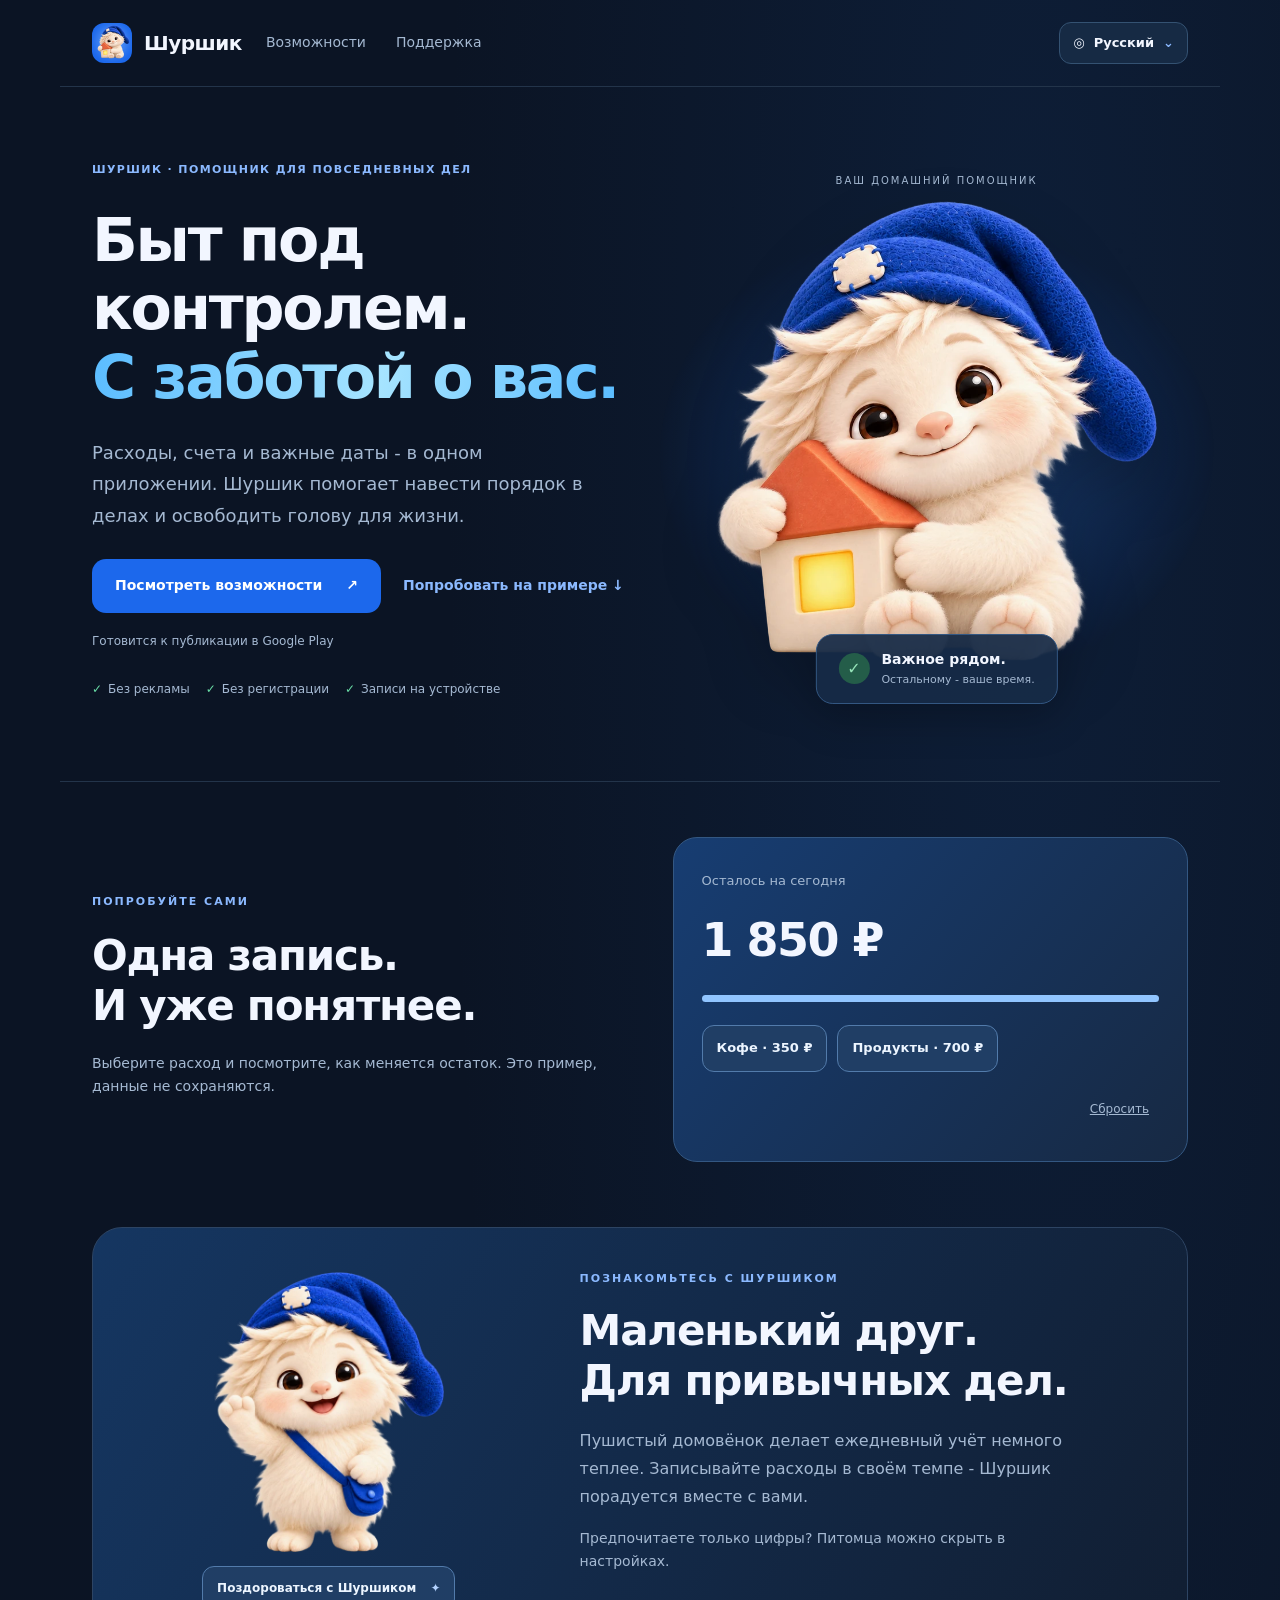
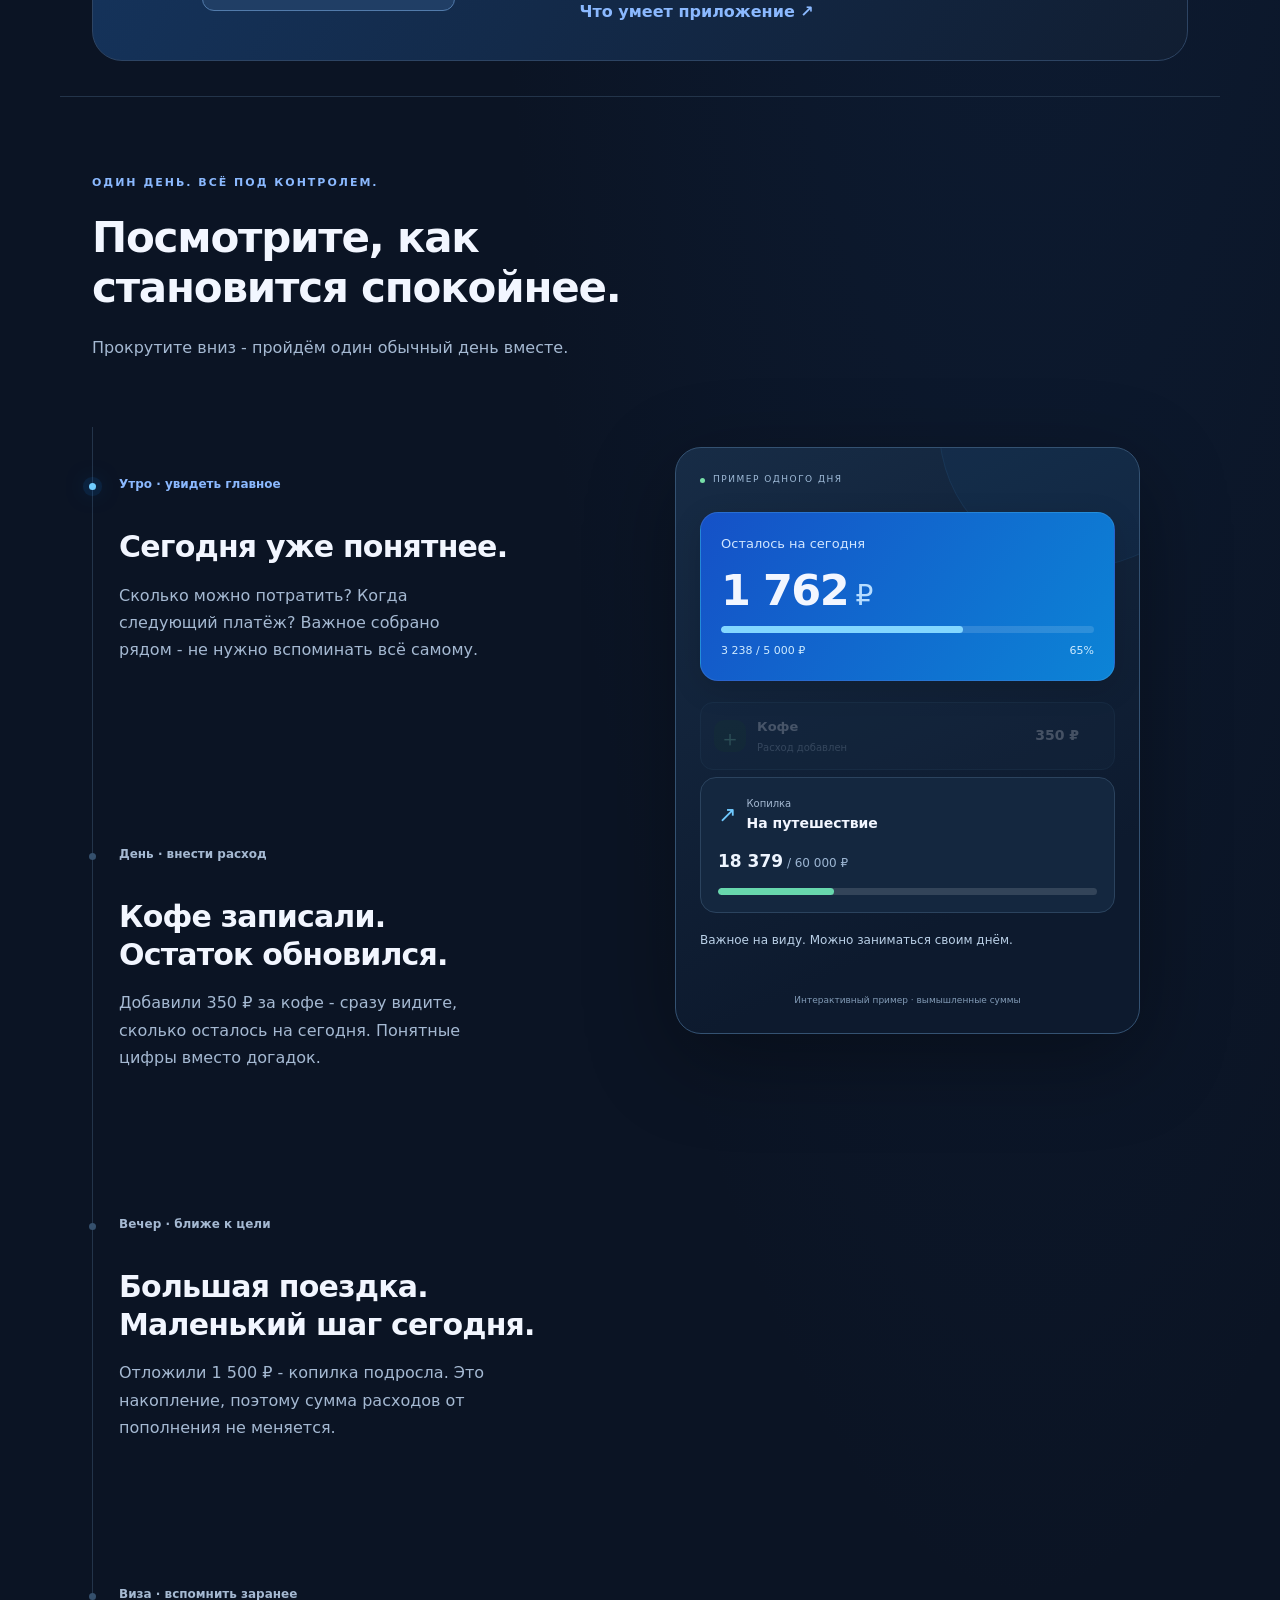
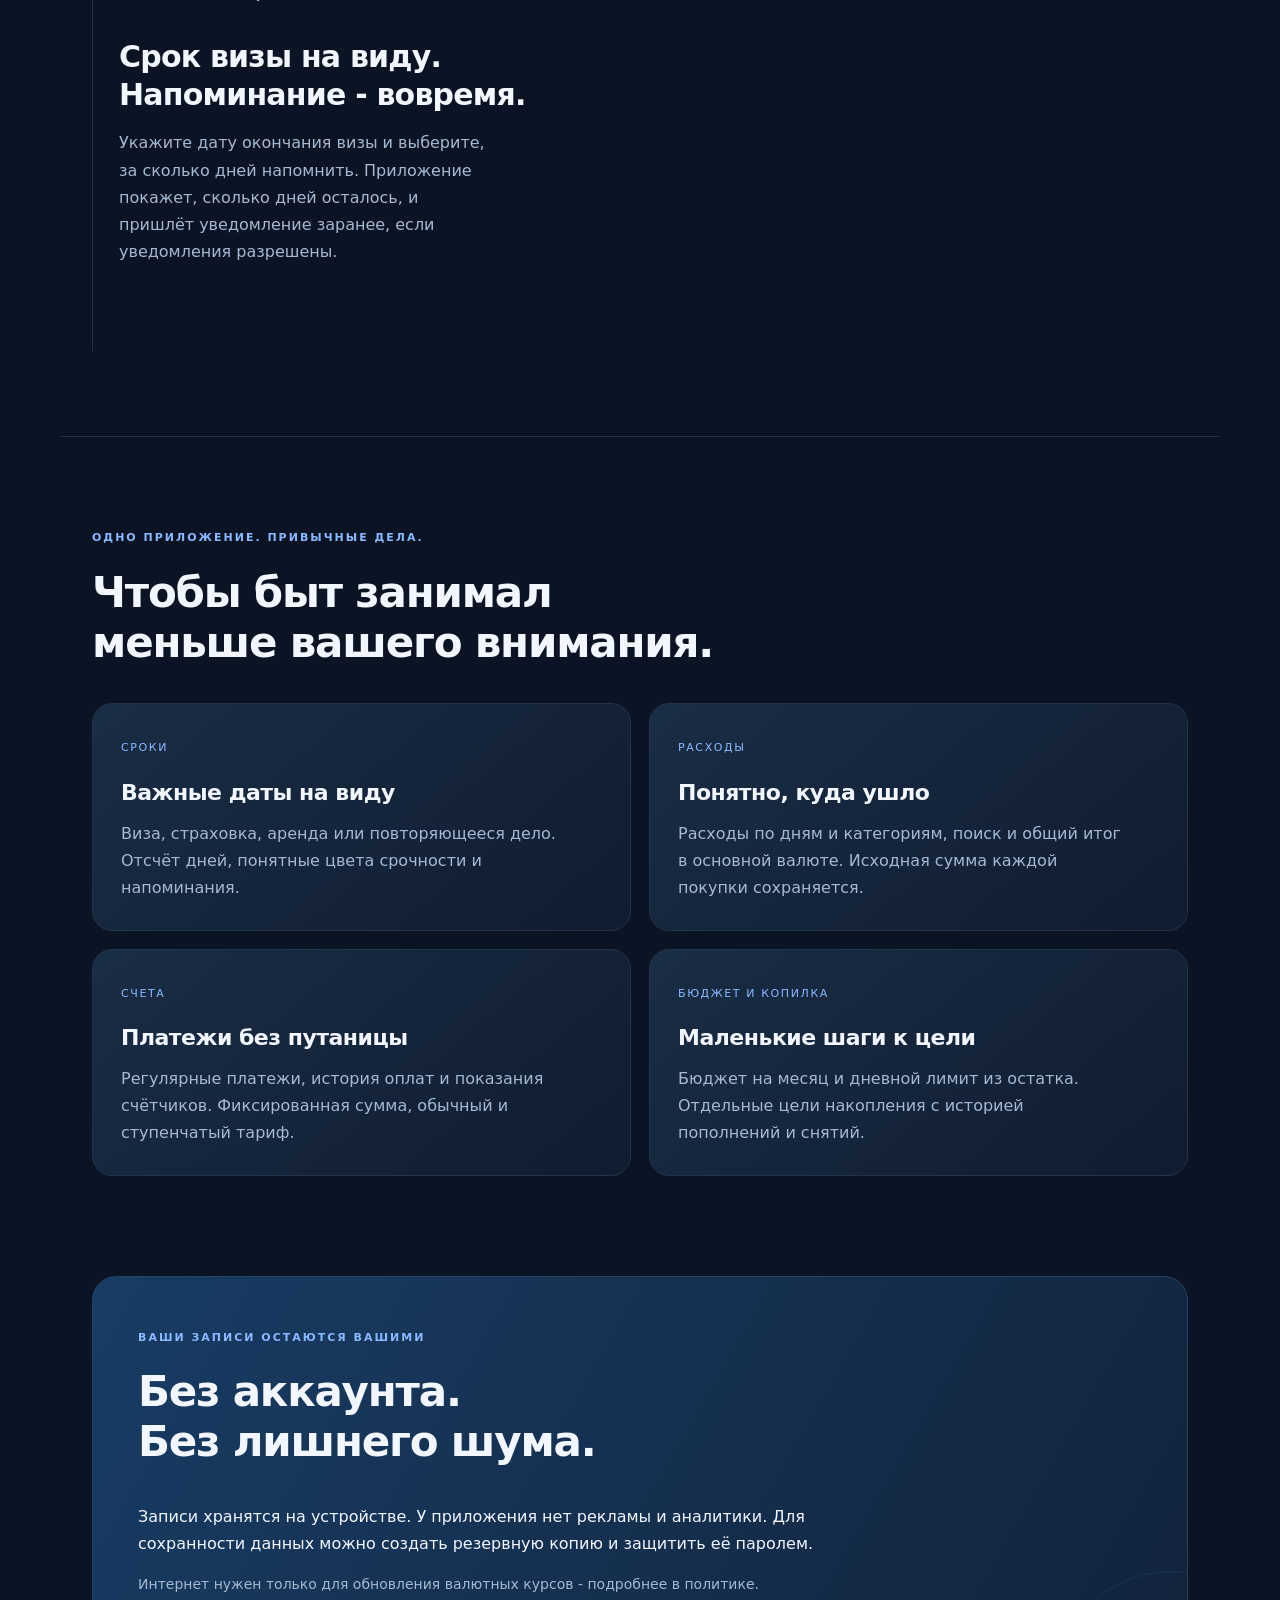
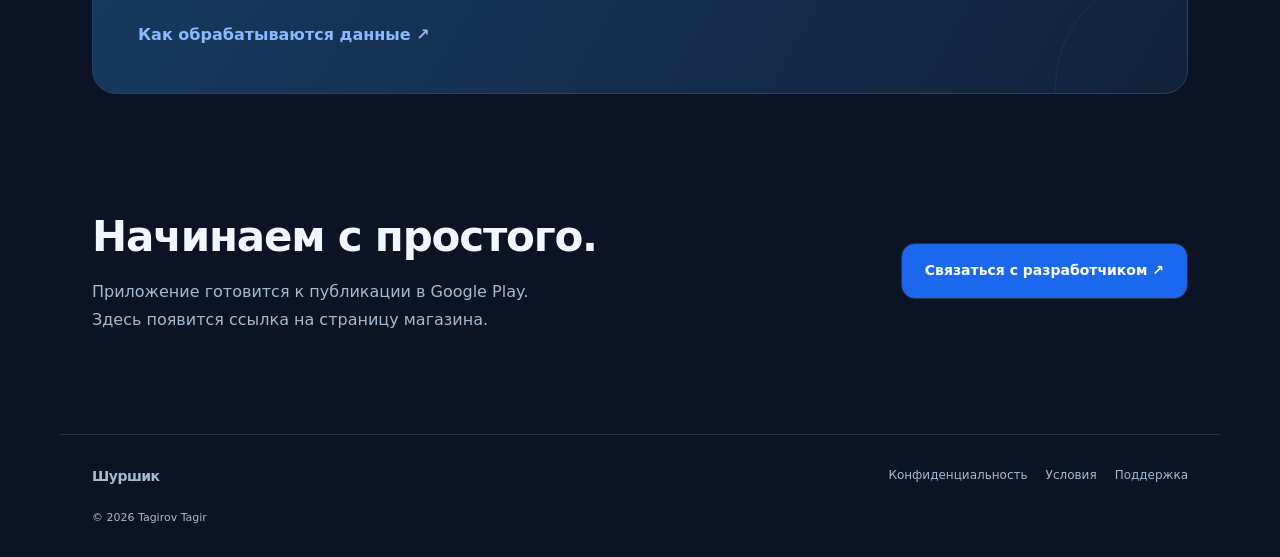
<file: docs/index.html>
<!doctype html><html lang="ru"><head><meta charset="utf-8"><meta name="viewport" content="width=device-width, initial-scale=1"><title>Сроки, счета и расходы - Шуршик</title><meta name="description" content="Сроки, расходы, счета и копилка в одном Android-приложении. Официальный сайт приложения «Шуршик»."><meta name="theme-color" content="#091424"><link rel="icon" href="images/favicon.png" type="image/png"><link rel="stylesheet" href="style.css"><link rel="stylesheet" href="motion.css?v=visa-purple1"><script src="motion.js?v=type-only1" defer></script><script src="interactions.js?v=3" defer></script><link rel="canonical" href="https://evigr.github.io/byt-pod-kontrolem-site/"><link rel="alternate" hreflang="ru" href="https://evigr.github.io/byt-pod-kontrolem-site/"><link rel="alternate" hreflang="en" href="https://evigr.github.io/byt-pod-kontrolem-site/en/"><link rel="alternate" hreflang="vi" href="https://evigr.github.io/byt-pod-kontrolem-site/vi/"><link rel="alternate" hreflang="x-default" href="https://evigr.github.io/byt-pod-kontrolem-site/"></head><body><header><a class="brand" href="./"><img class="brand-icon" src="images/icon.png" width="40" height="40" alt=""> Шуршик</a><nav aria-label="Основное меню"><a href="./#features">Возможности</a><a href="support.html">Поддержка</a></nav><details class="language-picker"><summary aria-label="Язык сайта"><span aria-hidden="true">◎</span> Русский <span class="language-chevron" aria-hidden="true">⌄</span></summary><nav class="languages" aria-label="Язык сайта"><a href="index.html" lang="ru" hreflang="ru" aria-current="page">Русский</a><a href="en/index.html" lang="en" hreflang="en">English</a><a href="vi/index.html" lang="vi" hreflang="vi">Tiếng Việt</a></nav></details></header><main class=""><section class="hero shurshik-hero"><div class="hero-copy"><span class="eyebrow">ШУРШИК · ПОМОЩНИК ДЛЯ ПОВСЕДНЕВНЫХ ДЕЛ</span><h1>Быт под контролем.<br><em>С заботой о вас.</em></h1><p class="lead">Расходы, счета и важные даты - в одном приложении. Шуршик помогает навести порядок в делах и освободить голову для жизни.</p><div class="actions"><a class="button" href="#features">Посмотреть возможности <span aria-hidden="true">↗</span></a><a class="text-link" href="#try-heading">Попробовать на примере ↓</a></div><p class="release">Готовится к публикации в Google Play</p><div class="trust"><span>Без рекламы</span><span>Без регистрации</span><span>Записи на устройстве</span></div></div><div class="mascot-scene"><div class="mascot-glow" aria-hidden="true"></div><span class="scene-label">ВАШ ДОМАШНИЙ ПОМОЩНИК</span><img class="hero-mascot" src="images/shurshik-house.webp" width="740" height="800" alt="Шуршик в синем колпаке обнимает игрушечный домик" fetchpriority="high"><div class="scene-note"><span aria-hidden="true">✓</span><div><strong>Важное рядом.</strong><small>Остальному - ваше время.</small></div></div></div></section><section class="try-budget" aria-labelledby="try-heading" hidden><div><span class="eyebrow">ПОПРОБУЙТЕ САМИ</span><h2 id="try-heading">Одна запись.<br>И уже понятнее.</h2><p class="muted">Выберите расход и посмотрите, как меняется остаток. Это пример, данные не сохраняются.</p></div><div class="try-card"><span>Осталось на сегодня</span><output aria-live="polite"></output><div class="try-track"><i class="try-fill"></i></div><div class="try-choices"><button type="button" data-expense="350" aria-pressed="false">Кофе · 350 ₽</button><button type="button" data-expense="700" aria-pressed="false">Продукты · 700 ₽</button></div><div class="try-bottom"><span role="status" aria-live="polite"></span><button type="button" data-reset>Сбросить</button></div></div></section><section class="companion" aria-labelledby="companion-heading"><div class="companion-picture"><img src="images/shurshik-hello.webp" width="480" height="480" alt="Шуршик приветственно машет лапкой" loading="lazy"><p class="greeting speech-bubble" data-greeting role="status" aria-live="polite"></p><button class="hello-button" type="button" data-say-hello>Поздороваться с Шуршиком <span aria-hidden="true">✦</span></button></div><div><span class="eyebrow">ПОЗНАКОМЬТЕСЬ С ШУРШИКОМ</span><h2 id="companion-heading">Маленький друг.<br>Для привычных дел.</h2><p class="lead">Пушистый домовёнок делает ежедневный учёт немного теплее. Записывайте расходы в своём темпе - Шуршик порадуется вместе с вами.</p><p class="muted">Предпочитаете только цифры? Питомца можно скрыть в настройках.</p><a class="text-link" href="#features">Что умеет приложение ↗</a></div></section>

<section class="story" aria-labelledby="story-heading">
  <div class="story-heading reveal"><span class="eyebrow">ОДИН ДЕНЬ. ВСЁ ПОД КОНТРОЛЕМ.</span>
    <h2 id="story-heading">Посмотрите, как<br>становится спокойнее.</h2>
    <p>Прокрутите вниз - пройдём один обычный день вместе.</p>
  </div>
  <div class="story-layout">
    <div class="story-steps">
      <article class="story-step" id="story-plan" data-step="0">
        <button class="step-select" type="button" aria-pressed="true" data-select="0"><span>Утро · увидеть главное</span></button>
        <h3>Сегодня уже понятнее.</h3><p>Сколько можно потратить? Когда следующий платёж? Важное собрано рядом - не нужно вспоминать всё самому.</p>
      </article>
      <article class="story-step" id="story-expense" data-step="1">
        <button class="step-select" type="button" aria-pressed="false" data-select="1"><span>День · внести расход</span></button>
        <h3>Кофе записали.<br>Остаток обновился.</h3><p>Добавили 350 ₽ за кофе - сразу видите, сколько осталось на сегодня. Понятные цифры вместо догадок.</p>
      </article>
      <article class="story-step" id="story-saving" data-step="2">
        <button class="step-select" type="button" aria-pressed="false" data-select="2"><span>Вечер · ближе к цели</span></button>
        <h3>Большая поездка.<br>Маленький шаг сегодня.</h3><p>Отложили 1 500 ₽ - копилка подросла. Это накопление, поэтому сумма расходов от пополнения не меняется.</p>
      </article>
      <article class="story-step" id="story-visa" data-step="3">
        <button class="step-select" type="button" aria-pressed="false" data-select="3"><span>Виза · вспомнить заранее</span></button>
        <h3>Срок визы на виду.<br>Напоминание - вовремя.</h3><p>Укажите дату окончания визы и выберите, за сколько дней напомнить. Приложение покажет, сколько дней осталось, и пришлёт уведомление заранее, если уведомления разрешены.</p>
      </article>
    </div>
    <div class="story-stage" data-stage="0">
      <div class="stage-orbit" aria-hidden="true"></div>
      <div class="stage-top"><span class="stage-dot"></span><span>ПРИМЕР ОДНОГО ДНЯ</span></div>
      <div class="stage-finances">
      <div class="stage-budget">
        <div class="stage-label">Осталось на сегодня</div>
        <div class="stage-amount"><span data-number="left">1 850</span><span> ₽</span></div>
        <div class="stage-track"><i data-bar="budget" style="width:63%"></i></div>
        <div class="stage-budget-foot"><span><span data-number="spent">3 150</span> / 5 000 ₽</span><span data-number="percent">63%</span></div>
      </div>
      <div class="stage-receipt"><span class="receipt-icon" aria-hidden="true">＋</span><div><b>Кофе</b><small>Расход добавлен</small></div><strong>350 ₽</strong><span class="receipt-check" aria-hidden="true">✓</span></div>
      <div class="stage-saving"><div class="stage-saving-title"><span class="saving-icon" aria-hidden="true">↗</span><div><small>Копилка</small><b>На путешествие</b></div><span class="saving-gain">+1 500 ₽</span></div>
        <p><strong data-number="saved">18 000</strong><span> / 60 000 ₽</span></p><div class="stage-track"><i data-bar="saved" style="width:30%"></i></div>
      </div>
      </div>
      <div class="stage-visa" hidden>
        <div class="visa-card"><span class="visa-symbol" aria-hidden="true">✈</span><div class="stage-label">До окончания визы</div><div class="visa-count">7 <span>дней</span></div><div class="visa-rule"></div><div class="visa-setting"><span>Напомнить за</span><b>7 дней</b></div><p>Вы выбираете срок напоминания</p></div>
        <div class="visa-notification"><span class="visa-bell" aria-hidden="true">◷</span><div><b>Пора проверить визу</b><p>До окончания осталось 7 дней.</p></div></div>
      </div>
      <div class="stage-caption"><span data-caption="0">Важное на виду. Можно заниматься своим днём.</span><span data-caption="1" hidden>Расход учтён. На сегодня осталось 1 500 ₽.</span><span data-caption="2" hidden>Ещё один шаг к путешествию. Без лишней суеты.</span><span data-caption="3" hidden>Важная дата под контролем. Есть время подготовиться.</span></div>
      <p class="stage-disclaimer">Интерактивный пример · вымышленные суммы</p>
    </div>
  </div>
</section><section id="features" class="features"><div class="section-intro"><span class="eyebrow">ОДНО ПРИЛОЖЕНИЕ. ПРИВЫЧНЫЕ ДЕЛА.</span><h2>Чтобы быт занимал<br>меньше вашего внимания.</h2></div><div class="feature-grid"><article><span class="feature-no">СРОКИ</span><h3>Важные даты на виду</h3><p>Виза, страховка, аренда или повторяющееся дело. Отсчёт дней, понятные цвета срочности и напоминания.</p></article><article><span class="feature-no">РАСХОДЫ</span><h3>Понятно, куда ушло</h3><p>Расходы по дням и категориям, поиск и общий итог в основной валюте. Исходная сумма каждой покупки сохраняется.</p></article><article><span class="feature-no">СЧЕТА</span><h3>Платежи без путаницы</h3><p>Регулярные платежи, история оплат и показания счётчиков. Фиксированная сумма, обычный и ступенчатый тариф.</p></article><article><span class="feature-no">БЮДЖЕТ И КОПИЛКА</span><h3>Маленькие шаги к цели</h3><p>Бюджет на месяц и дневной лимит из остатка. Отдельные цели накопления с историей пополнений и снятий.</p></article></div></section>
<section class="privacy-callout"><span class="eyebrow">ВАШИ ЗАПИСИ ОСТАЮТСЯ ВАШИМИ</span><h2>Без аккаунта.<br>Без лишнего шума.</h2><p>Записи хранятся на устройстве. У приложения нет рекламы и аналитики. Для сохранности данных можно создать резервную копию и защитить её паролем.</p><p class="muted">Интернет нужен только для обновления валютных курсов - подробнее в политике.</p><a class="text-link" href="privacy.html">Как обрабатываются данные ↗</a></section>
<section class="closing"><div><h2>Начинаем с простого.</h2><p>Приложение готовится к публикации в Google Play.<br>Здесь появится ссылка на страницу магазина.</p></div><a class="button secondary" href="support.html">Связаться с разработчиком ↗</a></section></main><footer><a class="brand" href="./">Шуршик</a><div><a href="privacy.html">Конфиденциальность</a><a href="terms.html">Условия</a><a href="support.html">Поддержка</a></div><p>© 2026 Tagirov Tagir</p></footer></body></html>
</file>
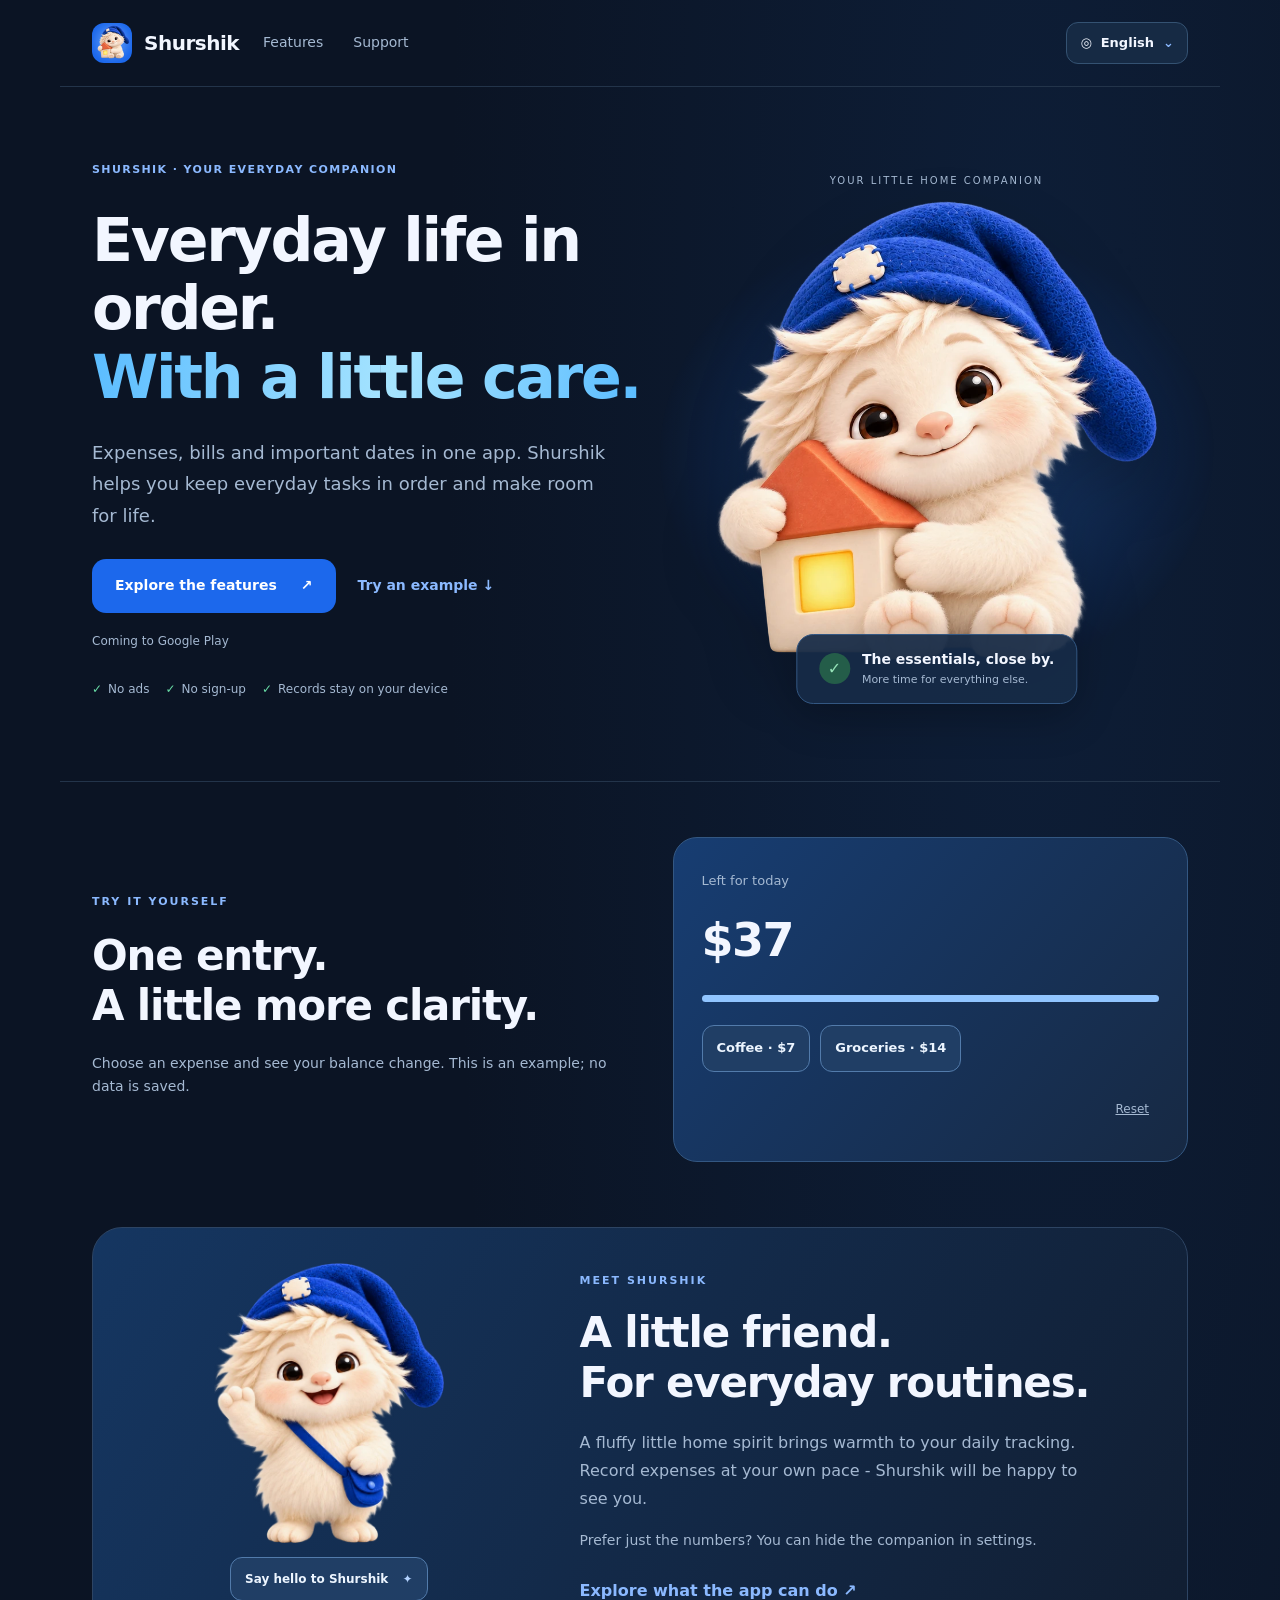
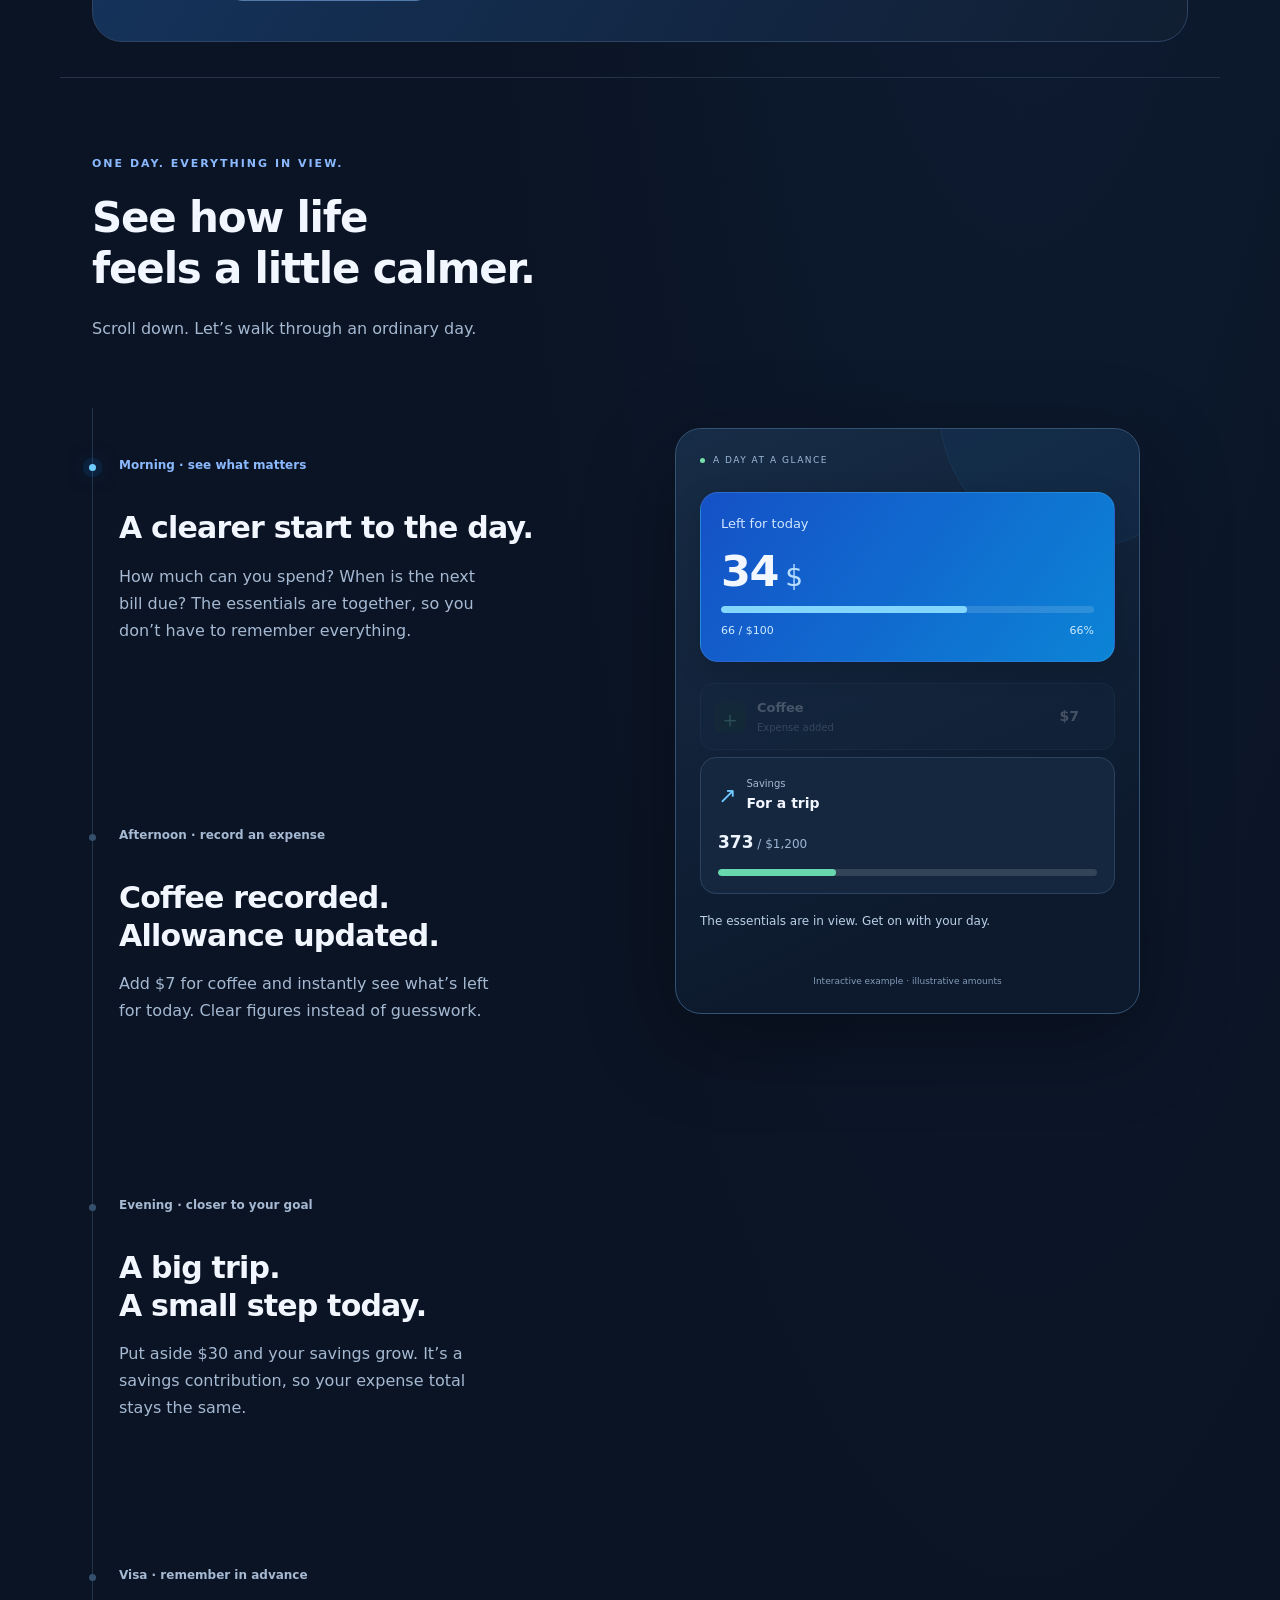
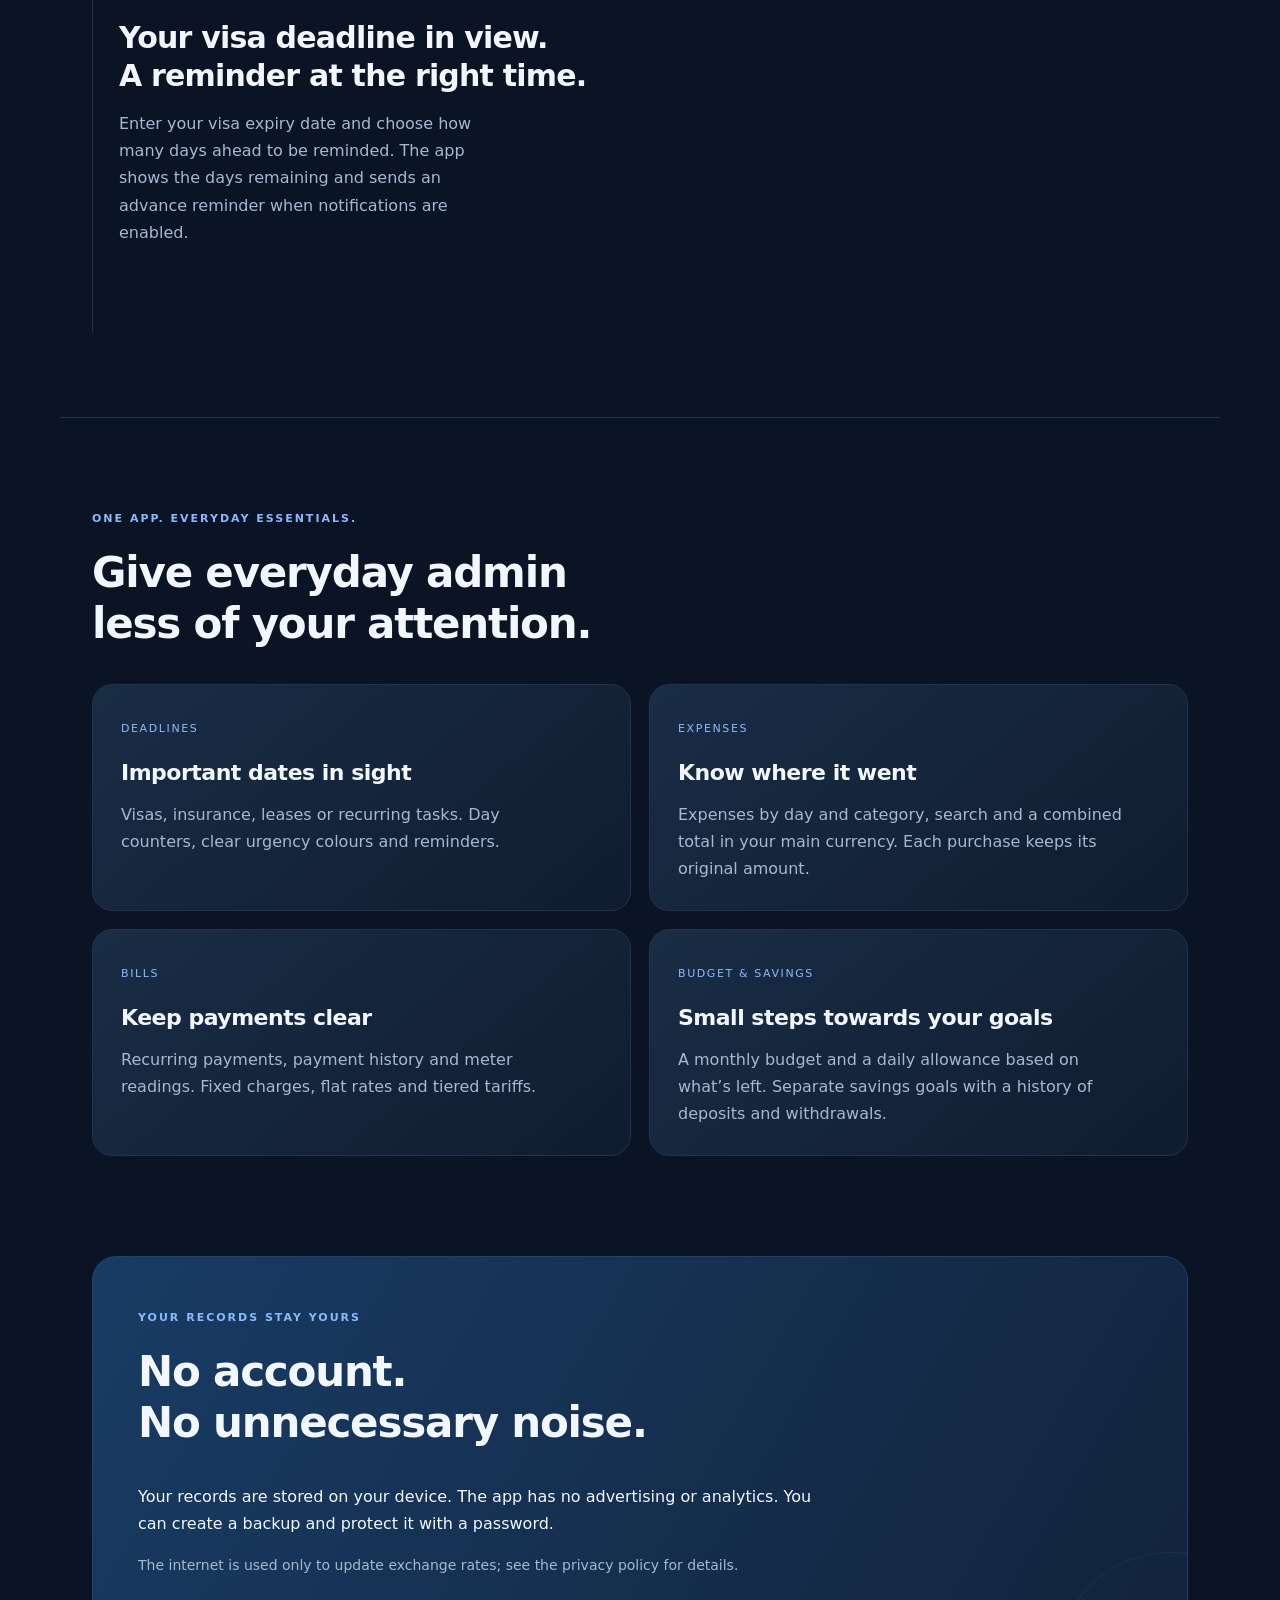
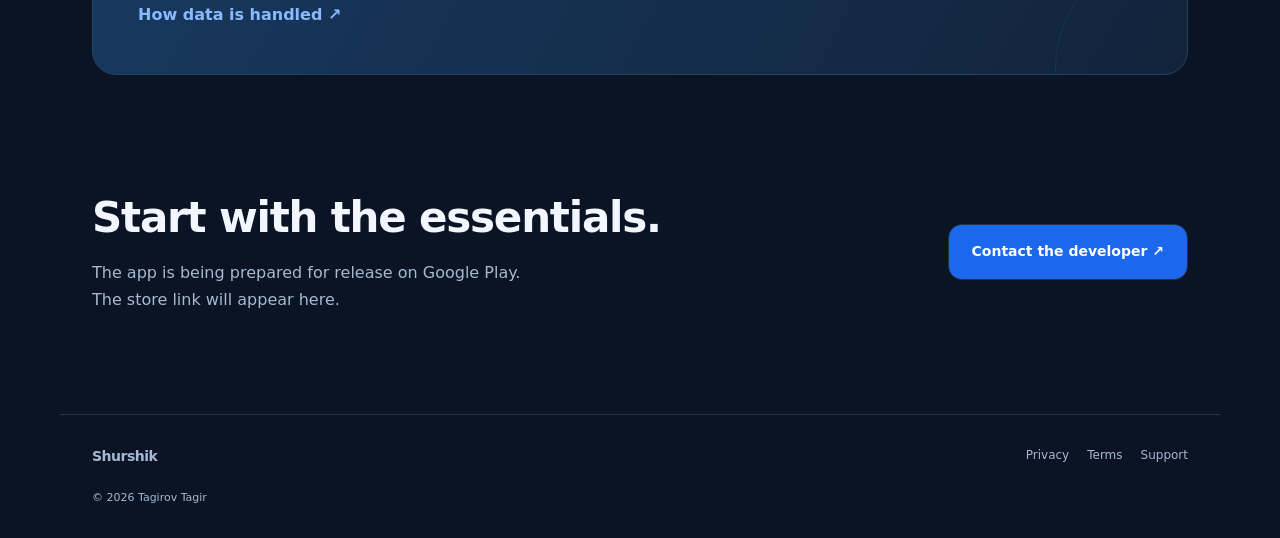
<file: docs/en/index.html>
<!doctype html><html lang="en"><head><meta charset="utf-8"><meta name="viewport" content="width=device-width, initial-scale=1"><title>Deadlines, bills and expenses - Shurshik</title><meta name="description" content="Deadlines, expenses, bills and savings in one Android app. The official Shurshik website."><meta name="theme-color" content="#091424"><link rel="icon" href="../images/favicon.png" type="image/png"><link rel="stylesheet" href="../style.css"><link rel="stylesheet" href="../motion.css?v=visa-purple1"><script src="../motion.js?v=type-only1" defer></script><script src="../interactions.js?v=3" defer></script><link rel="canonical" href="https://evigr.github.io/byt-pod-kontrolem-site/en/"><link rel="alternate" hreflang="ru" href="https://evigr.github.io/byt-pod-kontrolem-site/"><link rel="alternate" hreflang="en" href="https://evigr.github.io/byt-pod-kontrolem-site/en/"><link rel="alternate" hreflang="vi" href="https://evigr.github.io/byt-pod-kontrolem-site/vi/"><link rel="alternate" hreflang="x-default" href="https://evigr.github.io/byt-pod-kontrolem-site/"></head><body><header><a class="brand" href="./"><img class="brand-icon" src="../images/icon.png" width="40" height="40" alt=""> Shurshik</a><nav aria-label="Main navigation"><a href="./#features">Features</a><a href="support.html">Support</a></nav><details class="language-picker"><summary aria-label="Website language"><span aria-hidden="true">◎</span> English <span class="language-chevron" aria-hidden="true">⌄</span></summary><nav class="languages" aria-label="Website language"><a href="../index.html" lang="ru" hreflang="ru">Русский</a><a href="../en/index.html" lang="en" hreflang="en" aria-current="page">English</a><a href="../vi/index.html" lang="vi" hreflang="vi">Tiếng Việt</a></nav></details></header><main class=""><section class="hero shurshik-hero"><div class="hero-copy"><span class="eyebrow">SHURSHIK · YOUR EVERYDAY COMPANION</span><h1>Everyday life in order.<br><em>With a little care.</em></h1><p class="lead">Expenses, bills and important dates in one app. Shurshik helps you keep everyday tasks in order and make room for life.</p><div class="actions"><a class="button" href="#features">Explore the features <span aria-hidden="true">↗</span></a><a class="text-link" href="#try-heading">Try an example ↓</a></div><p class="release">Coming to Google Play</p><div class="trust"><span>No ads</span><span>No sign-up</span><span>Records stay on your device</span></div></div><div class="mascot-scene"><div class="mascot-glow" aria-hidden="true"></div><span class="scene-label">YOUR LITTLE HOME COMPANION</span><img class="hero-mascot" src="../images/shurshik-house.webp" width="740" height="800" alt="Shurshik in a blue cap hugs a toy house" fetchpriority="high"><div class="scene-note"><span aria-hidden="true">✓</span><div><strong>The essentials, close by.</strong><small>More time for everything else.</small></div></div></div></section><section class="try-budget" aria-labelledby="try-heading" hidden><div><span class="eyebrow">TRY IT YOURSELF</span><h2 id="try-heading">One entry.<br>A little more clarity.</h2><p class="muted">Choose an expense and see your balance change. This is an example; no data is saved.</p></div><div class="try-card"><span>Left for today</span><output aria-live="polite"></output><div class="try-track"><i class="try-fill"></i></div><div class="try-choices"><button type="button" data-expense="350" aria-pressed="false">Coffee · $7</button><button type="button" data-expense="700" aria-pressed="false">Groceries · $14</button></div><div class="try-bottom"><span role="status" aria-live="polite"></span><button type="button" data-reset>Reset</button></div></div></section><section class="companion" aria-labelledby="companion-heading"><div class="companion-picture"><img src="../images/shurshik-hello.webp" width="480" height="480" alt="Shurshik waves hello" loading="lazy"><p class="greeting speech-bubble" data-greeting role="status" aria-live="polite"></p><button class="hello-button" type="button" data-say-hello>Say hello to Shurshik <span aria-hidden="true">✦</span></button></div><div><span class="eyebrow">MEET SHURSHIK</span><h2 id="companion-heading">A little friend.<br>For everyday routines.</h2><p class="lead">A fluffy little home spirit brings warmth to your daily tracking. Record expenses at your own pace - Shurshik will be happy to see you.</p><p class="muted">Prefer just the numbers? You can hide the companion in settings.</p><a class="text-link" href="#features">Explore what the app can do ↗</a></div></section>

<section class="story" aria-labelledby="story-heading">
  <div class="story-heading reveal"><span class="eyebrow">ONE DAY. EVERYTHING IN VIEW.</span>
    <h2 id="story-heading">See how life<br>feels a little calmer.</h2>
    <p>Scroll down. Let’s walk through an ordinary day.</p>
  </div>
  <div class="story-layout">
    <div class="story-steps">
      <article class="story-step" id="story-plan" data-step="0">
        <button class="step-select" type="button" aria-pressed="true" data-select="0"><span>Morning · see what matters</span></button>
        <h3>A clearer start to the day.</h3><p>How much can you spend? When is the next bill due? The essentials are together, so you don’t have to remember everything.</p>
      </article>
      <article class="story-step" id="story-expense" data-step="1">
        <button class="step-select" type="button" aria-pressed="false" data-select="1"><span>Afternoon · record an expense</span></button>
        <h3>Coffee recorded.<br>Allowance updated.</h3><p>Add $7 for coffee and instantly see what’s left for today. Clear figures instead of guesswork.</p>
      </article>
      <article class="story-step" id="story-saving" data-step="2">
        <button class="step-select" type="button" aria-pressed="false" data-select="2"><span>Evening · closer to your goal</span></button>
        <h3>A big trip.<br>A small step today.</h3><p>Put aside $30 and your savings grow. It’s a savings contribution, so your expense total stays the same.</p>
      </article>
      <article class="story-step" id="story-visa" data-step="3">
        <button class="step-select" type="button" aria-pressed="false" data-select="3"><span>Visa · remember in advance</span></button>
        <h3>Your visa deadline in view.<br>A reminder at the right time.</h3><p>Enter your visa expiry date and choose how many days ahead to be reminded. The app shows the days remaining and sends an advance reminder when notifications are enabled.</p>
      </article>
    </div>
    <div class="story-stage" data-stage="0" data-money-scale="0.02">
      <div class="stage-orbit" aria-hidden="true"></div>
      <div class="stage-top"><span class="stage-dot"></span><span>A DAY AT A GLANCE</span></div>
      <div class="stage-finances">
      <div class="stage-budget">
        <div class="stage-label">Left for today</div>
        <div class="stage-amount"><span data-number="left">37</span><span> $</span></div>
        <div class="stage-track"><i data-bar="budget" style="width:63%"></i></div>
        <div class="stage-budget-foot"><span><span data-number="spent">63</span> / $100</span><span data-number="percent">63%</span></div>
      </div>
      <div class="stage-receipt"><span class="receipt-icon" aria-hidden="true">＋</span><div><b>Coffee</b><small>Expense added</small></div><strong>$7</strong><span class="receipt-check" aria-hidden="true">✓</span></div>
      <div class="stage-saving"><div class="stage-saving-title"><span class="saving-icon" aria-hidden="true">↗</span><div><small>Savings</small><b>For a trip</b></div><span class="saving-gain">+$30</span></div>
        <p><strong data-number="saved">360</strong><span> / $1,200</span></p><div class="stage-track"><i data-bar="saved" style="width:30%"></i></div>
      </div>
      </div>
      <div class="stage-visa" hidden>
        <div class="visa-card"><span class="visa-symbol" aria-hidden="true">✈</span><div class="stage-label">Until your visa expires</div><div class="visa-count">7 <span>days</span></div><div class="visa-rule"></div><div class="visa-setting"><span>Remind me ahead</span><b>7 days</b></div><p>You choose when to be reminded</p></div>
        <div class="visa-notification"><span class="visa-bell" aria-hidden="true">◷</span><div><b>Time to check your visa</b><p>Your visa expires in 7 days.</p></div></div>
      </div>
      <div class="stage-caption"><span data-caption="0">The essentials are in view. Get on with your day.</span><span data-caption="1" hidden>Expense recorded. You have $30 left for today.</span><span data-caption="2" hidden>One step closer to your trip. Without the fuss.</span><span data-caption="3" hidden>An important date in view. Time to prepare.</span></div>
      <p class="stage-disclaimer">Interactive example · illustrative amounts</p>
    </div>
  </div>
</section><section id="features" class="features"><div class="section-intro"><span class="eyebrow">ONE APP. EVERYDAY ESSENTIALS.</span><h2>Give everyday admin<br>less of your attention.</h2></div><div class="feature-grid"><article><span class="feature-no">DEADLINES</span><h3>Important dates in sight</h3><p>Visas, insurance, leases or recurring tasks. Day counters, clear urgency colours and reminders.</p></article><article><span class="feature-no">EXPENSES</span><h3>Know where it went</h3><p>Expenses by day and category, search and a combined total in your main currency. Each purchase keeps its original amount.</p></article><article><span class="feature-no">BILLS</span><h3>Keep payments clear</h3><p>Recurring payments, payment history and meter readings. Fixed charges, flat rates and tiered tariffs.</p></article><article><span class="feature-no">BUDGET &amp; SAVINGS</span><h3>Small steps towards your goals</h3><p>A monthly budget and a daily allowance based on what’s left. Separate savings goals with a history of deposits and withdrawals.</p></article></div></section>
<section class="privacy-callout"><span class="eyebrow">YOUR RECORDS STAY YOURS</span><h2>No account.<br>No unnecessary noise.</h2><p>Your records are stored on your device. The app has no advertising or analytics. You can create a backup and protect it with a password.</p><p class="muted">The internet is used only to update exchange rates; see the privacy policy for details.</p><a class="text-link" href="privacy.html">How data is handled ↗</a></section>
<section class="closing"><div><h2>Start with the essentials.</h2><p>The app is being prepared for release on Google Play.<br>The store link will appear here.</p></div><a class="button secondary" href="support.html">Contact the developer ↗</a></section></main><footer><a class="brand" href="./">Shurshik</a><div><a href="privacy.html">Privacy</a><a href="terms.html">Terms</a><a href="support.html">Support</a></div><p>© 2026 Tagirov Tagir</p></footer></body></html>
</file>
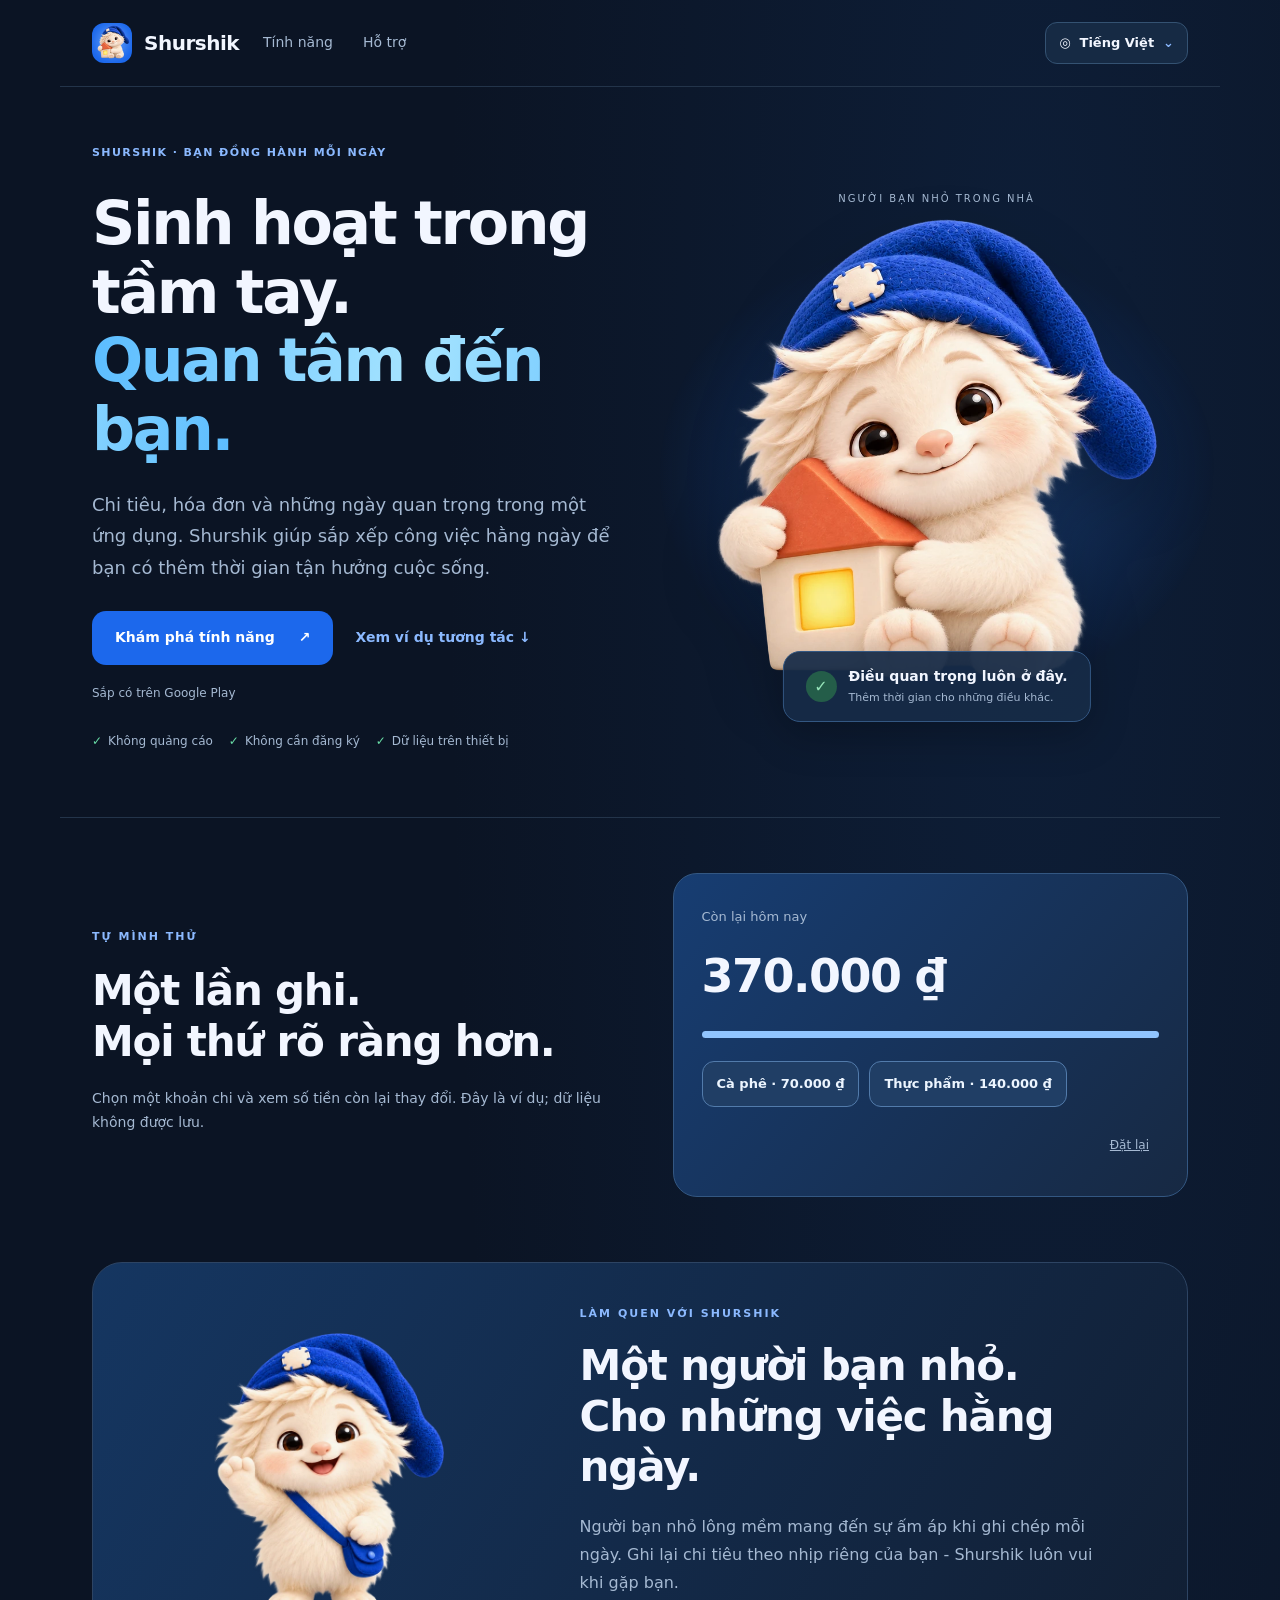
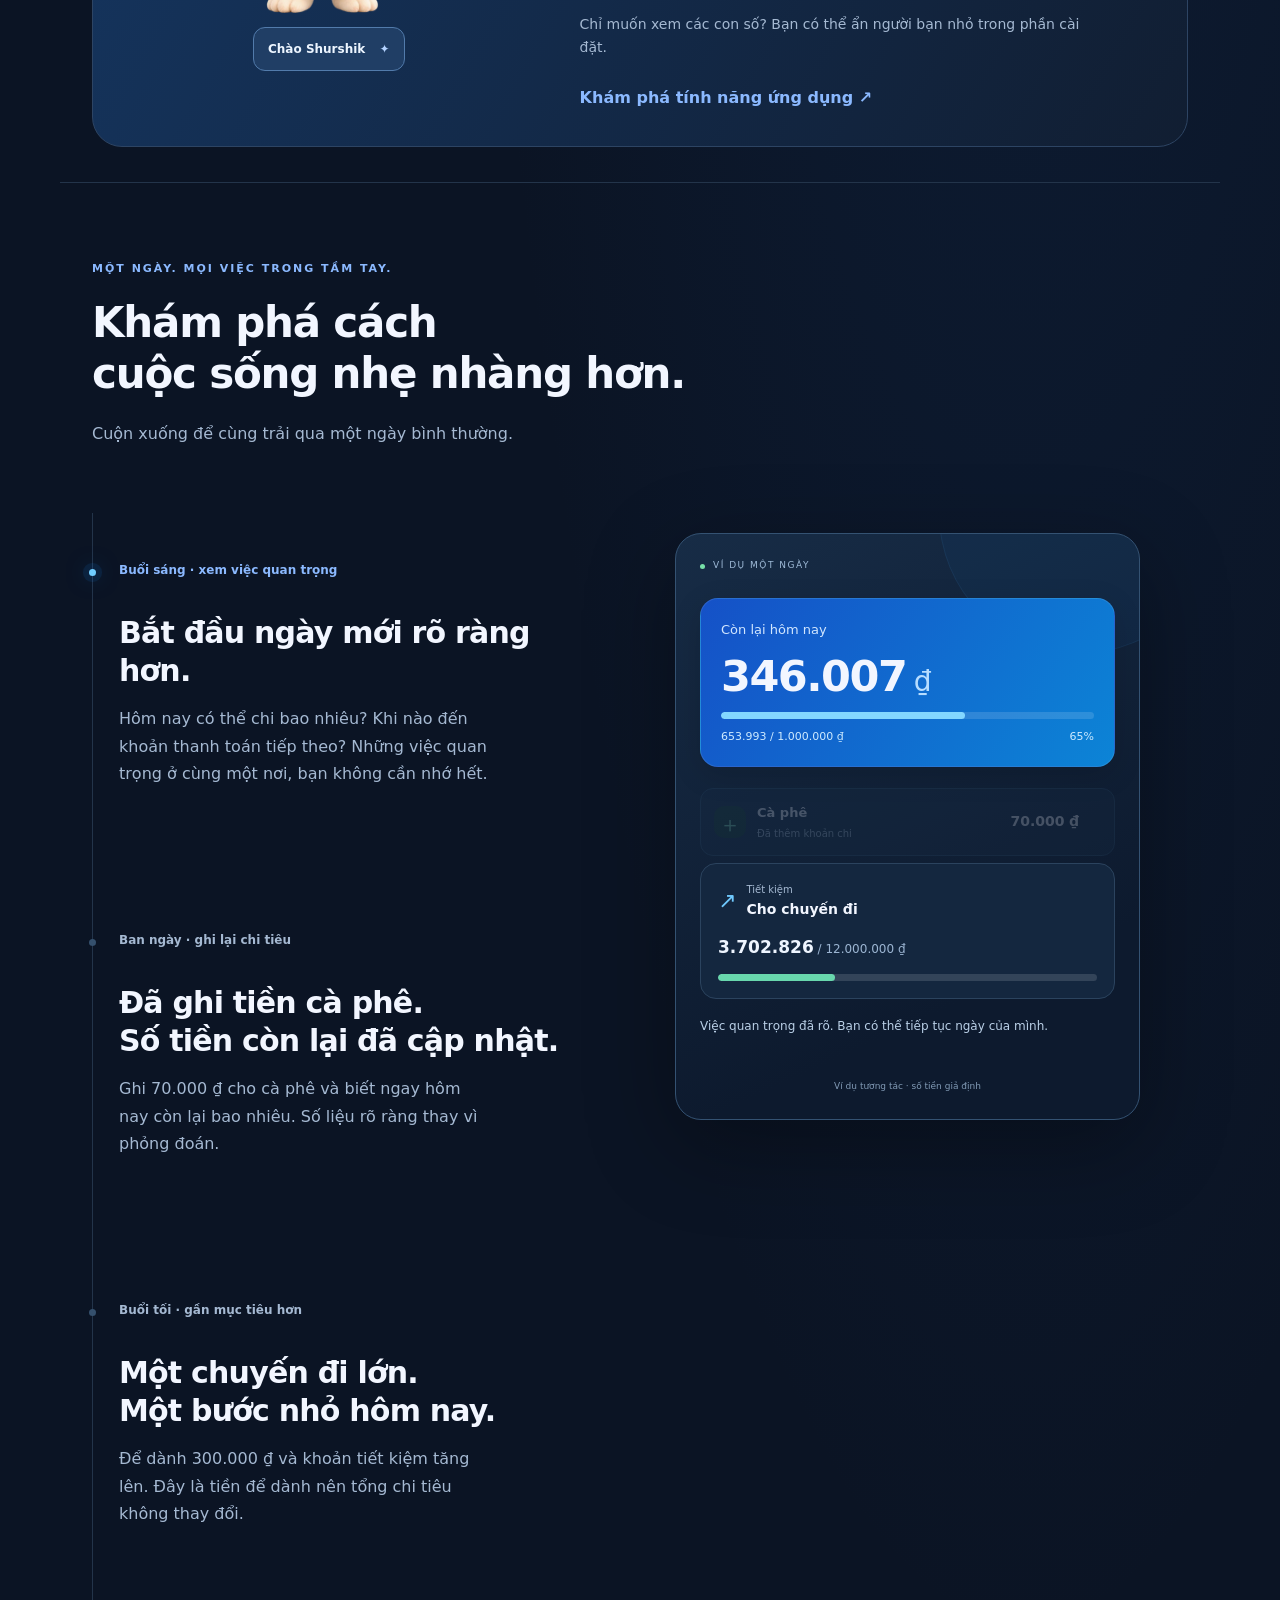
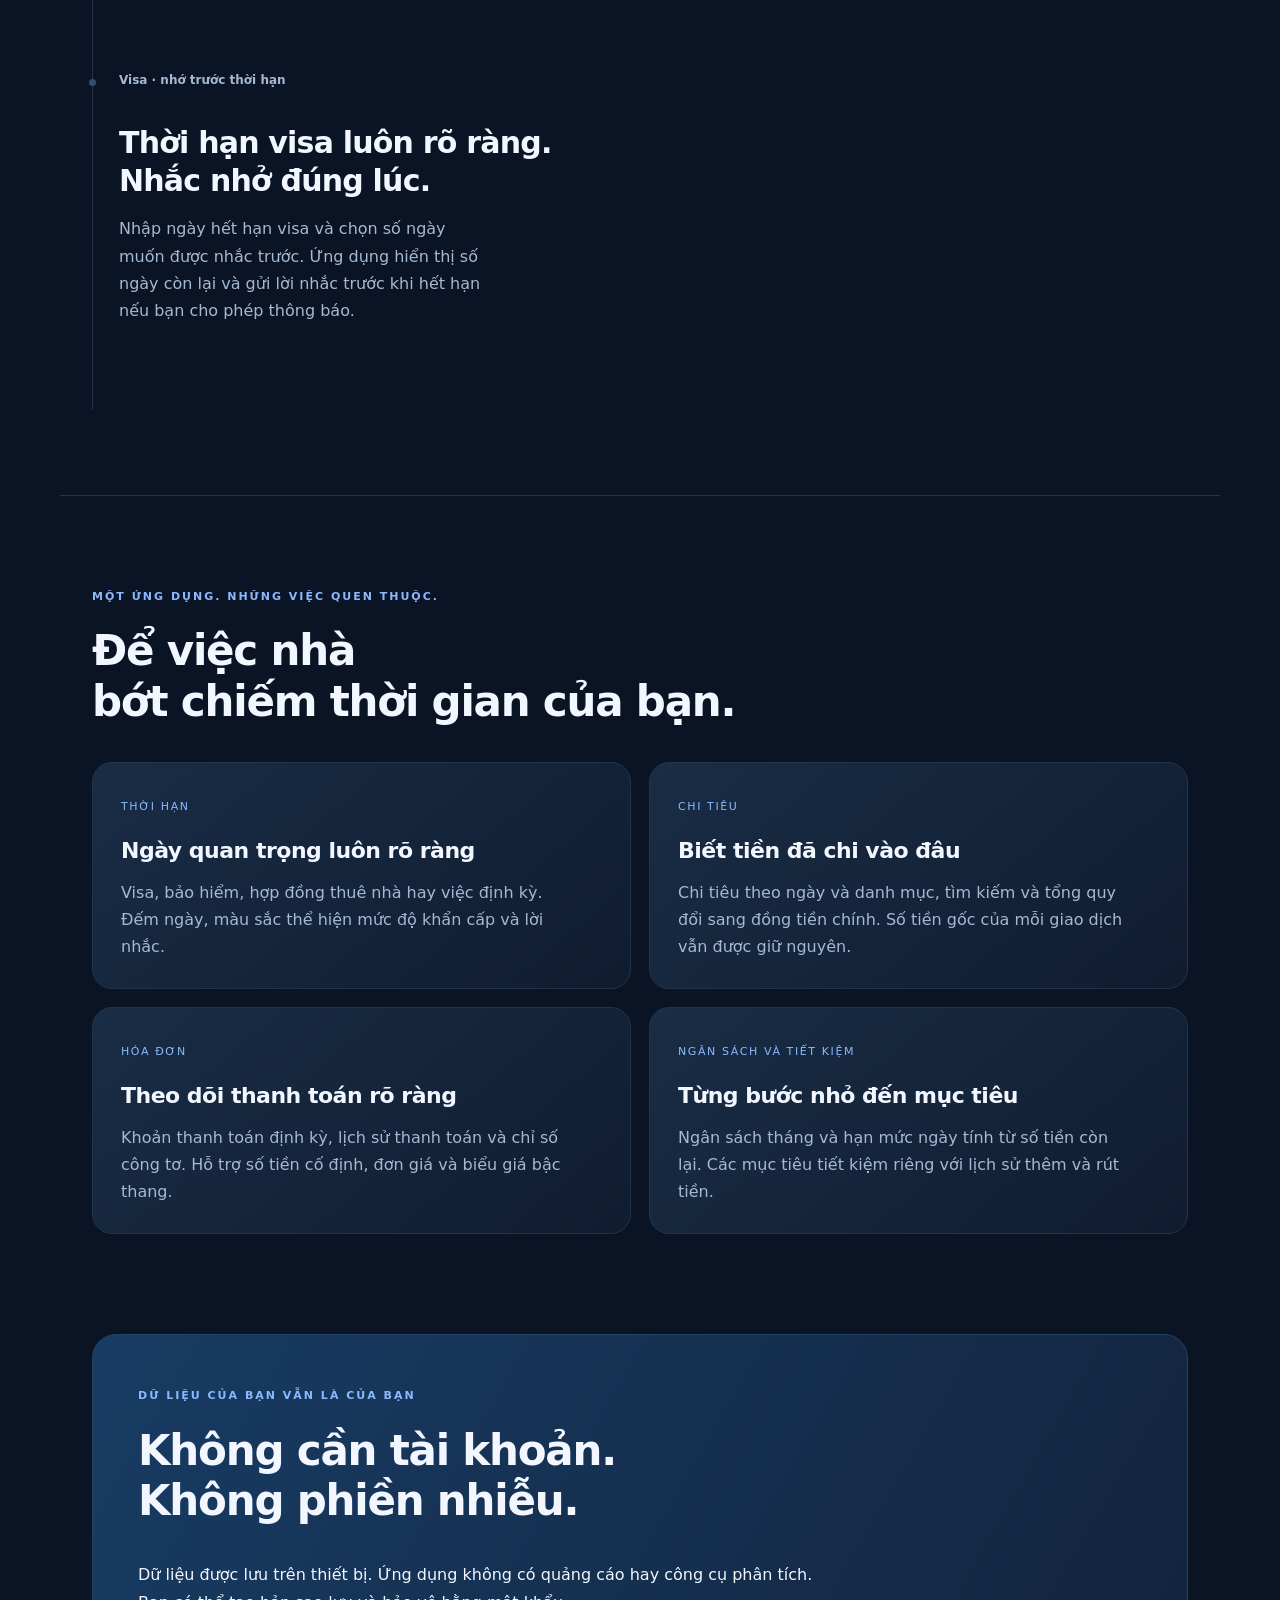
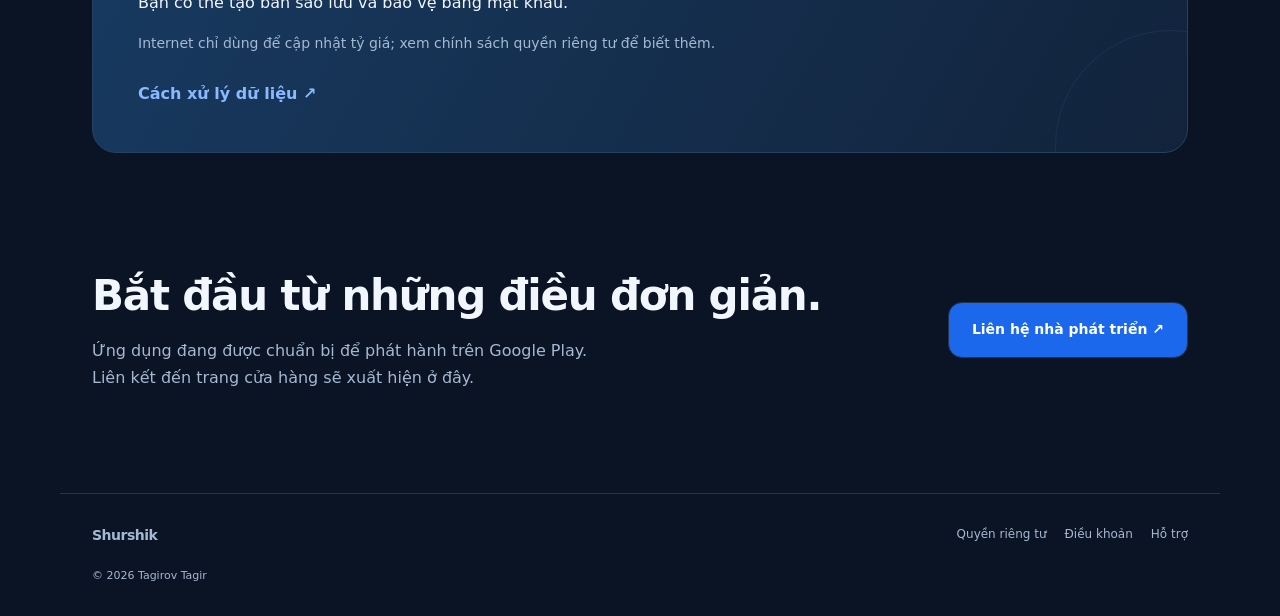
<file: docs/vi/index.html>
<!doctype html><html lang="vi"><head><meta charset="utf-8"><meta name="viewport" content="width=device-width, initial-scale=1"><title>Thời hạn, hóa đơn và chi tiêu - Shurshik</title><meta name="description" content="Thời hạn, chi tiêu, hóa đơn và tiết kiệm trong một ứng dụng Android. Trang web chính thức của Shurshik."><meta name="theme-color" content="#091424"><link rel="icon" href="../images/favicon.png" type="image/png"><link rel="stylesheet" href="../style.css"><link rel="stylesheet" href="../motion.css?v=visa-purple1"><script src="../motion.js?v=type-only1" defer></script><script src="../interactions.js?v=3" defer></script><link rel="canonical" href="https://evigr.github.io/byt-pod-kontrolem-site/vi/"><link rel="alternate" hreflang="ru" href="https://evigr.github.io/byt-pod-kontrolem-site/"><link rel="alternate" hreflang="en" href="https://evigr.github.io/byt-pod-kontrolem-site/en/"><link rel="alternate" hreflang="vi" href="https://evigr.github.io/byt-pod-kontrolem-site/vi/"><link rel="alternate" hreflang="x-default" href="https://evigr.github.io/byt-pod-kontrolem-site/"></head><body><header><a class="brand" href="./"><img class="brand-icon" src="../images/icon.png" width="40" height="40" alt=""> Shurshik</a><nav aria-label="Điều hướng chính"><a href="./#features">Tính năng</a><a href="support.html">Hỗ trợ</a></nav><details class="language-picker"><summary aria-label="Ngôn ngữ trang web"><span aria-hidden="true">◎</span> Tiếng Việt <span class="language-chevron" aria-hidden="true">⌄</span></summary><nav class="languages" aria-label="Ngôn ngữ trang web"><a href="../index.html" lang="ru" hreflang="ru">Русский</a><a href="../en/index.html" lang="en" hreflang="en">English</a><a href="../vi/index.html" lang="vi" hreflang="vi" aria-current="page">Tiếng Việt</a></nav></details></header><main class=""><section class="hero shurshik-hero"><div class="hero-copy"><span class="eyebrow">SHURSHIK · BẠN ĐỒNG HÀNH MỖI NGÀY</span><h1>Sinh hoạt trong tầm tay.<br><em>Quan tâm đến bạn.</em></h1><p class="lead">Chi tiêu, hóa đơn và những ngày quan trọng trong một ứng dụng. Shurshik giúp sắp xếp công việc hằng ngày để bạn có thêm thời gian tận hưởng cuộc sống.</p><div class="actions"><a class="button" href="#features">Khám phá tính năng <span aria-hidden="true">↗</span></a><a class="text-link" href="#try-heading">Xem ví dụ tương tác ↓</a></div><p class="release">Sắp có trên Google Play</p><div class="trust"><span>Không quảng cáo</span><span>Không cần đăng ký</span><span>Dữ liệu trên thiết bị</span></div></div><div class="mascot-scene"><div class="mascot-glow" aria-hidden="true"></div><span class="scene-label">NGƯỜI BẠN NHỎ TRONG NHÀ</span><img class="hero-mascot" src="../images/shurshik-house.webp" width="740" height="800" alt="Shurshik đội mũ xanh ôm một ngôi nhà đồ chơi" fetchpriority="high"><div class="scene-note"><span aria-hidden="true">✓</span><div><strong>Điều quan trọng luôn ở đây.</strong><small>Thêm thời gian cho những điều khác.</small></div></div></div></section><section class="try-budget" aria-labelledby="try-heading" hidden><div><span class="eyebrow">TỰ MÌNH THỬ</span><h2 id="try-heading">Một lần ghi.<br>Mọi thứ rõ ràng hơn.</h2><p class="muted">Chọn một khoản chi và xem số tiền còn lại thay đổi. Đây là ví dụ; dữ liệu không được lưu.</p></div><div class="try-card"><span>Còn lại hôm nay</span><output aria-live="polite"></output><div class="try-track"><i class="try-fill"></i></div><div class="try-choices"><button type="button" data-expense="350" aria-pressed="false">Cà phê · 70.000 ₫</button><button type="button" data-expense="700" aria-pressed="false">Thực phẩm · 140.000 ₫</button></div><div class="try-bottom"><span role="status" aria-live="polite"></span><button type="button" data-reset>Đặt lại</button></div></div></section><section class="companion" aria-labelledby="companion-heading"><div class="companion-picture"><img src="../images/shurshik-hello.webp" width="480" height="480" alt="Shurshik vẫy tay chào" loading="lazy"><p class="greeting speech-bubble" data-greeting role="status" aria-live="polite"></p><button class="hello-button" type="button" data-say-hello>Chào Shurshik <span aria-hidden="true">✦</span></button></div><div><span class="eyebrow">LÀM QUEN VỚI SHURSHIK</span><h2 id="companion-heading">Một người bạn nhỏ.<br>Cho những việc hằng ngày.</h2><p class="lead">Người bạn nhỏ lông mềm mang đến sự ấm áp khi ghi chép mỗi ngày. Ghi lại chi tiêu theo nhịp riêng của bạn - Shurshik luôn vui khi gặp bạn.</p><p class="muted">Chỉ muốn xem các con số? Bạn có thể ẩn người bạn nhỏ trong phần cài đặt.</p><a class="text-link" href="#features">Khám phá tính năng ứng dụng ↗</a></div></section>

<section class="story" aria-labelledby="story-heading">
  <div class="story-heading reveal"><span class="eyebrow">MỘT NGÀY. MỌI VIỆC TRONG TẦM TAY.</span>
    <h2 id="story-heading">Khám phá cách<br>cuộc sống nhẹ nhàng hơn.</h2>
    <p>Cuộn xuống để cùng trải qua một ngày bình thường.</p>
  </div>
  <div class="story-layout">
    <div class="story-steps">
      <article class="story-step" id="story-plan" data-step="0">
        <button class="step-select" type="button" aria-pressed="true" data-select="0"><span>Buổi sáng · xem việc quan trọng</span></button>
        <h3>Bắt đầu ngày mới rõ ràng hơn.</h3><p>Hôm nay có thể chi bao nhiêu? Khi nào đến khoản thanh toán tiếp theo? Những việc quan trọng ở cùng một nơi, bạn không cần nhớ hết.</p>
      </article>
      <article class="story-step" id="story-expense" data-step="1">
        <button class="step-select" type="button" aria-pressed="false" data-select="1"><span>Ban ngày · ghi lại chi tiêu</span></button>
        <h3>Đã ghi tiền cà phê.<br>Số tiền còn lại đã cập nhật.</h3><p>Ghi 70.000 ₫ cho cà phê và biết ngay hôm nay còn lại bao nhiêu. Số liệu rõ ràng thay vì phỏng đoán.</p>
      </article>
      <article class="story-step" id="story-saving" data-step="2">
        <button class="step-select" type="button" aria-pressed="false" data-select="2"><span>Buổi tối · gần mục tiêu hơn</span></button>
        <h3>Một chuyến đi lớn.<br>Một bước nhỏ hôm nay.</h3><p>Để dành 300.000 ₫ và khoản tiết kiệm tăng lên. Đây là tiền để dành nên tổng chi tiêu không thay đổi.</p>
      </article>
      <article class="story-step" id="story-visa" data-step="3">
        <button class="step-select" type="button" aria-pressed="false" data-select="3"><span>Visa · nhớ trước thời hạn</span></button>
        <h3>Thời hạn visa luôn rõ ràng.<br>Nhắc nhở đúng lúc.</h3><p>Nhập ngày hết hạn visa và chọn số ngày muốn được nhắc trước. Ứng dụng hiển thị số ngày còn lại và gửi lời nhắc trước khi hết hạn nếu bạn cho phép thông báo.</p>
      </article>
    </div>
    <div class="story-stage" data-stage="0" data-money-scale="200">
      <div class="stage-orbit" aria-hidden="true"></div>
      <div class="stage-top"><span class="stage-dot"></span><span>VÍ DỤ MỘT NGÀY</span></div>
      <div class="stage-finances">
      <div class="stage-budget">
        <div class="stage-label">Còn lại hôm nay</div>
        <div class="stage-amount"><span data-number="left">370.000</span><span> ₫</span></div>
        <div class="stage-track"><i data-bar="budget" style="width:63%"></i></div>
        <div class="stage-budget-foot"><span><span data-number="spent">630.000</span> / 1.000.000 ₫</span><span data-number="percent">63%</span></div>
      </div>
      <div class="stage-receipt"><span class="receipt-icon" aria-hidden="true">＋</span><div><b>Cà phê</b><small>Đã thêm khoản chi</small></div><strong>70.000 ₫</strong><span class="receipt-check" aria-hidden="true">✓</span></div>
      <div class="stage-saving"><div class="stage-saving-title"><span class="saving-icon" aria-hidden="true">↗</span><div><small>Tiết kiệm</small><b>Cho chuyến đi</b></div><span class="saving-gain">+300.000 ₫</span></div>
        <p><strong data-number="saved">3.600.000</strong><span> / 12.000.000 ₫</span></p><div class="stage-track"><i data-bar="saved" style="width:30%"></i></div>
      </div>
      </div>
      <div class="stage-visa" hidden>
        <div class="visa-card"><span class="visa-symbol" aria-hidden="true">✈</span><div class="stage-label">Đến khi visa hết hạn</div><div class="visa-count">7 <span>ngày</span></div><div class="visa-rule"></div><div class="visa-setting"><span>Nhắc trước</span><b>7 ngày</b></div><p>Bạn chọn thời điểm nhắc nhở</p></div>
        <div class="visa-notification"><span class="visa-bell" aria-hidden="true">◷</span><div><b>Đã đến lúc kiểm tra visa</b><p>Visa sẽ hết hạn sau 7 ngày.</p></div></div>
      </div>
      <div class="stage-caption"><span data-caption="0">Việc quan trọng đã rõ. Bạn có thể tiếp tục ngày của mình.</span><span data-caption="1" hidden>Đã ghi khoản chi. Hôm nay còn lại 300.000 ₫.</span><span data-caption="2" hidden>Thêm một bước gần chuyến đi. Không cần tất bật.</span><span data-caption="3" hidden>Ngày quan trọng trong tầm tay. Có thời gian chuẩn bị.</span></div>
      <p class="stage-disclaimer">Ví dụ tương tác · số tiền giả định</p>
    </div>
  </div>
</section><section id="features" class="features"><div class="section-intro"><span class="eyebrow">MỘT ỨNG DỤNG. NHỮNG VIỆC QUEN THUỘC.</span><h2>Để việc nhà<br>bớt chiếm thời gian của bạn.</h2></div><div class="feature-grid"><article><span class="feature-no">THỜI HẠN</span><h3>Ngày quan trọng luôn rõ ràng</h3><p>Visa, bảo hiểm, hợp đồng thuê nhà hay việc định kỳ. Đếm ngày, màu sắc thể hiện mức độ khẩn cấp và lời nhắc.</p></article><article><span class="feature-no">CHI TIÊU</span><h3>Biết tiền đã chi vào đâu</h3><p>Chi tiêu theo ngày và danh mục, tìm kiếm và tổng quy đổi sang đồng tiền chính. Số tiền gốc của mỗi giao dịch vẫn được giữ nguyên.</p></article><article><span class="feature-no">HÓA ĐƠN</span><h3>Theo dõi thanh toán rõ ràng</h3><p>Khoản thanh toán định kỳ, lịch sử thanh toán và chỉ số công tơ. Hỗ trợ số tiền cố định, đơn giá và biểu giá bậc thang.</p></article><article><span class="feature-no">NGÂN SÁCH VÀ TIẾT KIỆM</span><h3>Từng bước nhỏ đến mục tiêu</h3><p>Ngân sách tháng và hạn mức ngày tính từ số tiền còn lại. Các mục tiêu tiết kiệm riêng với lịch sử thêm và rút tiền.</p></article></div></section>
<section class="privacy-callout"><span class="eyebrow">DỮ LIỆU CỦA BẠN VẪN LÀ CỦA BẠN</span><h2>Không cần tài khoản.<br>Không phiền nhiễu.</h2><p>Dữ liệu được lưu trên thiết bị. Ứng dụng không có quảng cáo hay công cụ phân tích. Bạn có thể tạo bản sao lưu và bảo vệ bằng mật khẩu.</p><p class="muted">Internet chỉ dùng để cập nhật tỷ giá; xem chính sách quyền riêng tư để biết thêm.</p><a class="text-link" href="privacy.html">Cách xử lý dữ liệu ↗</a></section>
<section class="closing"><div><h2>Bắt đầu từ những điều đơn giản.</h2><p>Ứng dụng đang được chuẩn bị để phát hành trên Google Play.<br>Liên kết đến trang cửa hàng sẽ xuất hiện ở đây.</p></div><a class="button secondary" href="support.html">Liên hệ nhà phát triển ↗</a></section></main><footer><a class="brand" href="./">Shurshik</a><div><a href="privacy.html">Quyền riêng tư</a><a href="terms.html">Điều khoản</a><a href="support.html">Hỗ trợ</a></div><p>© 2026 Tagirov Tagir</p></footer></body></html>
</file>
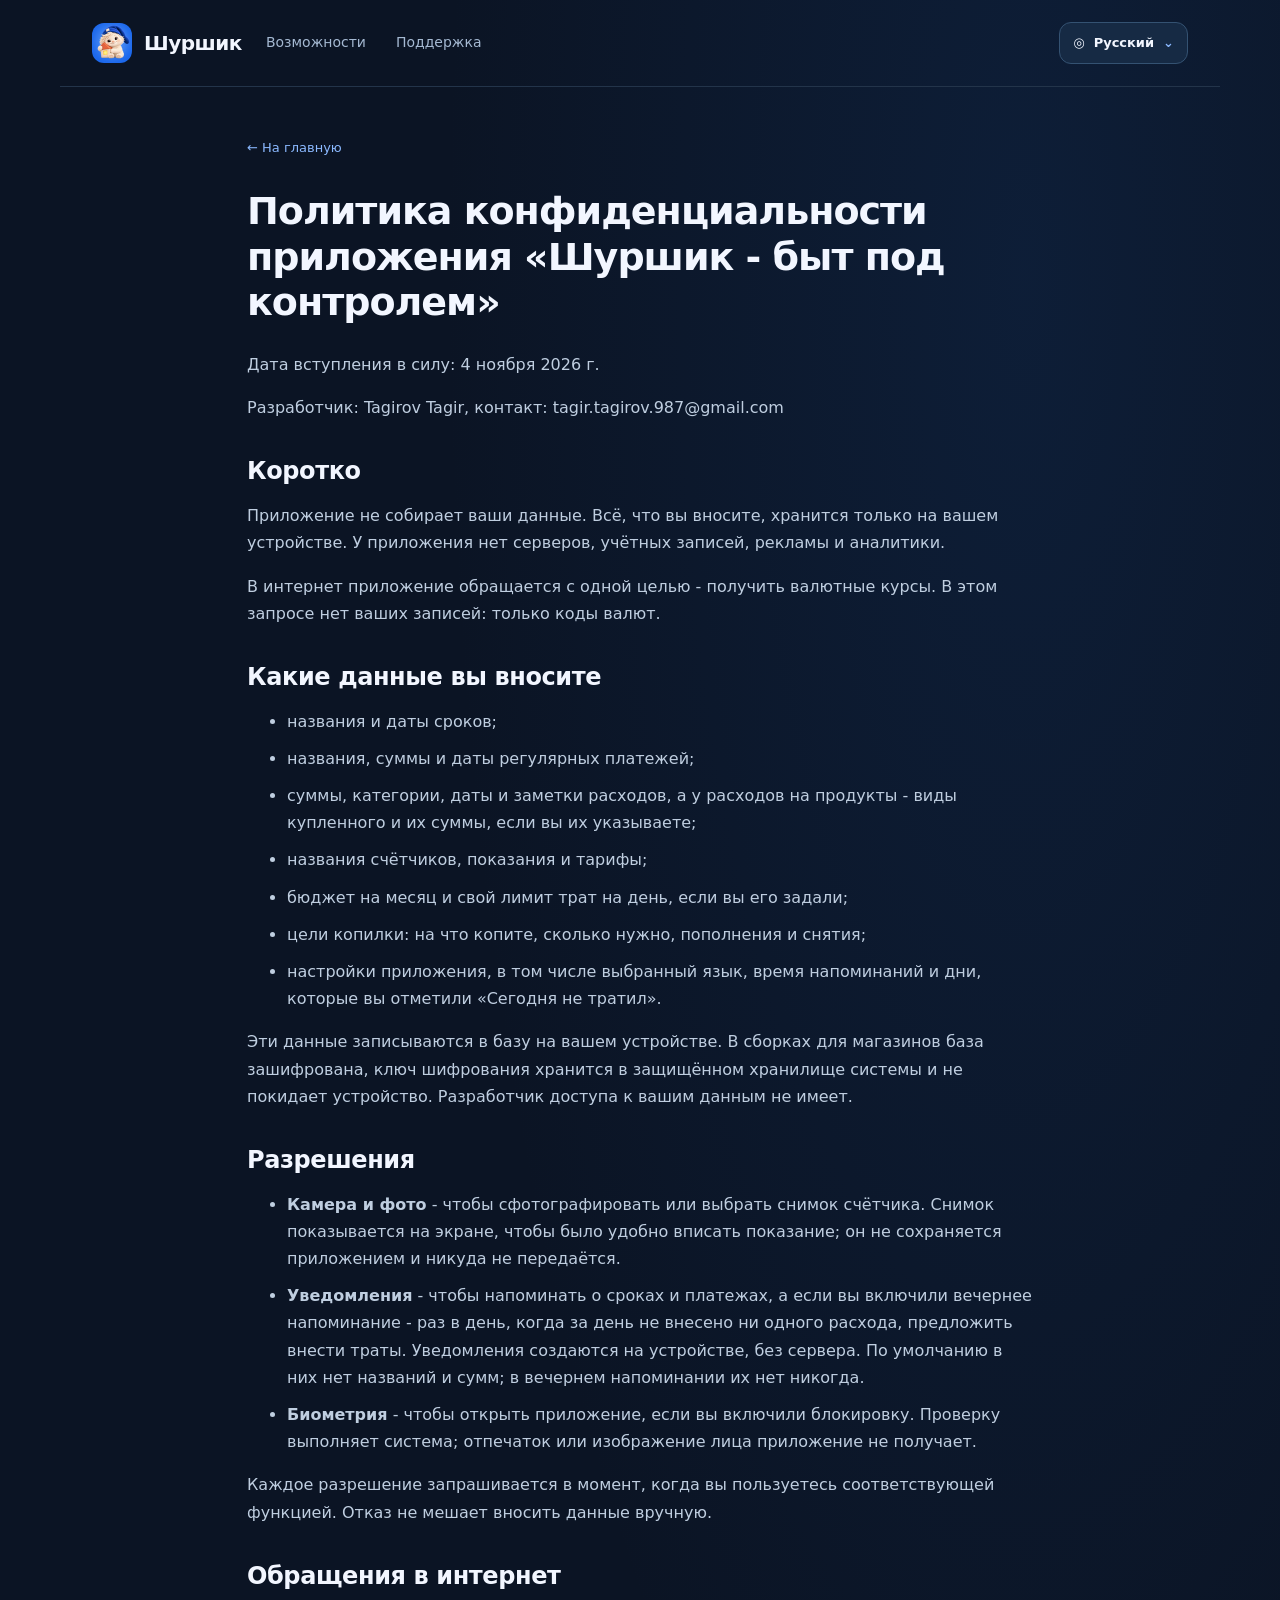
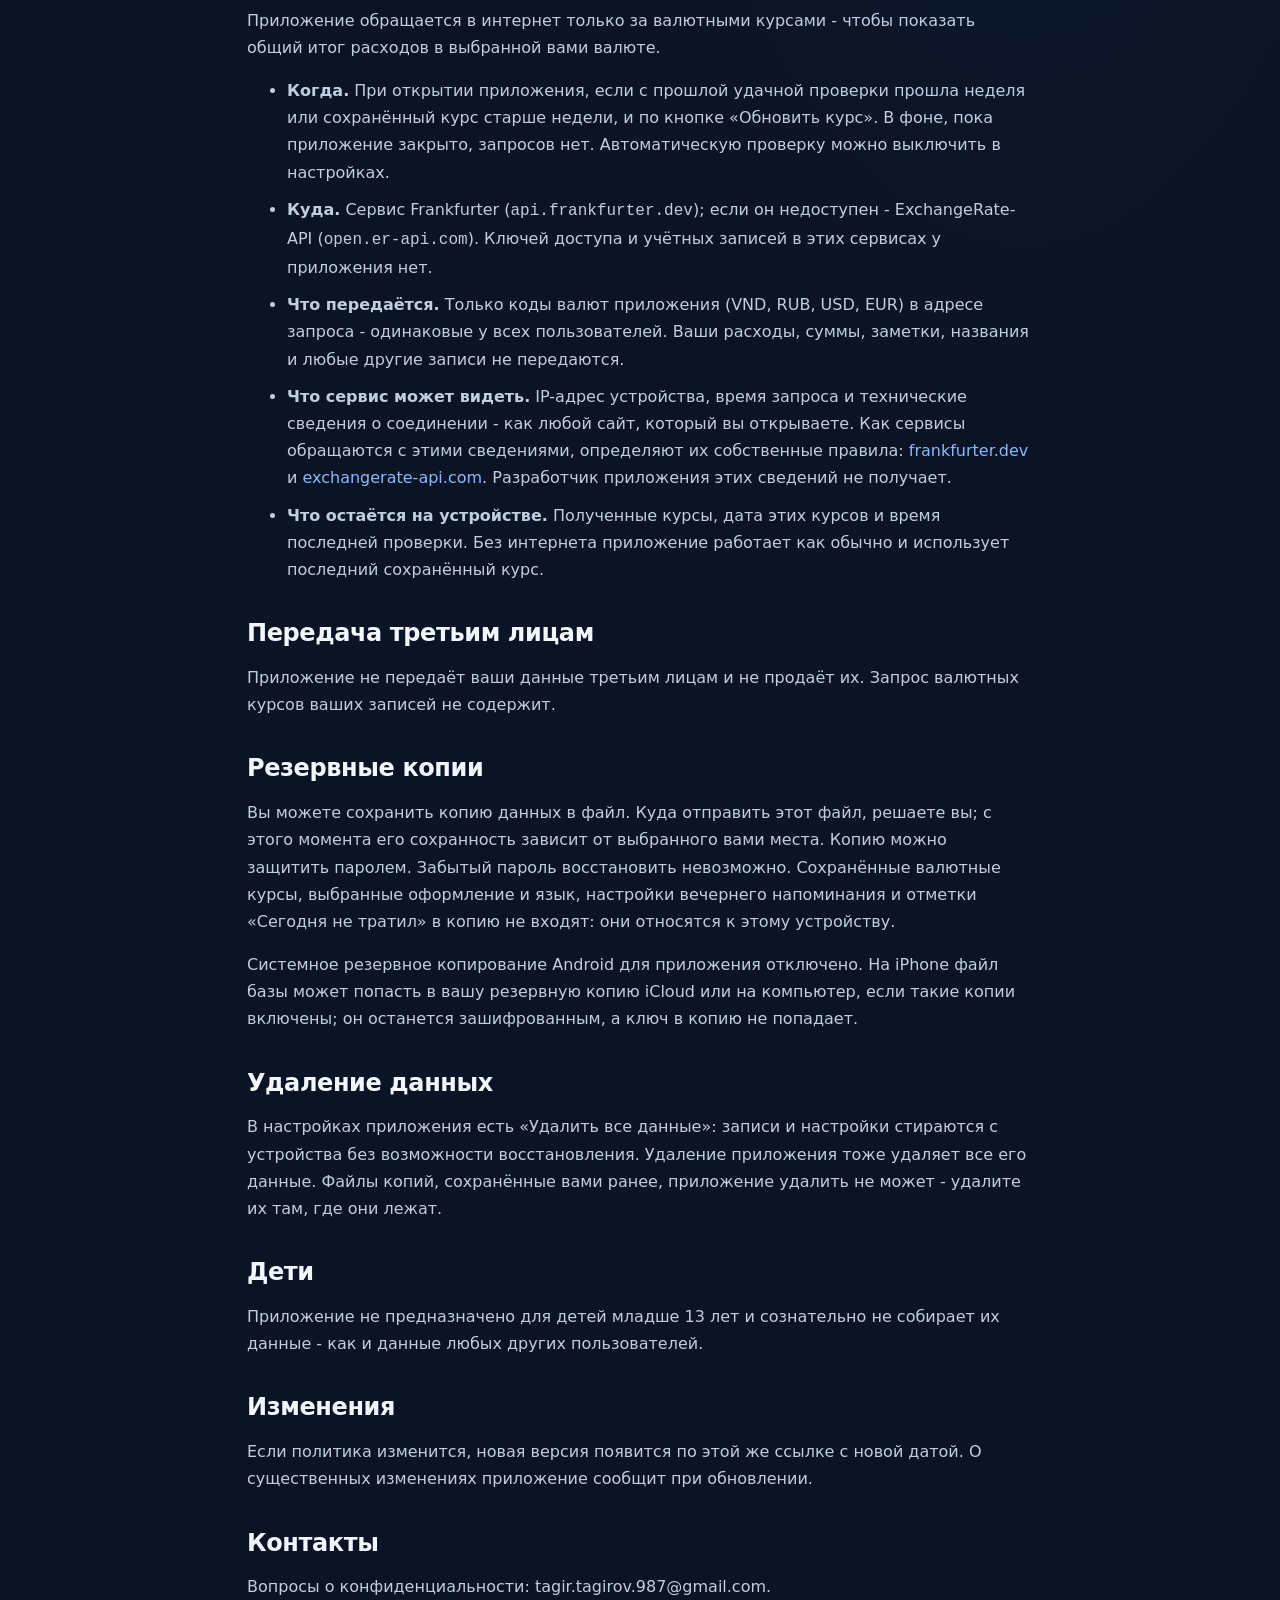
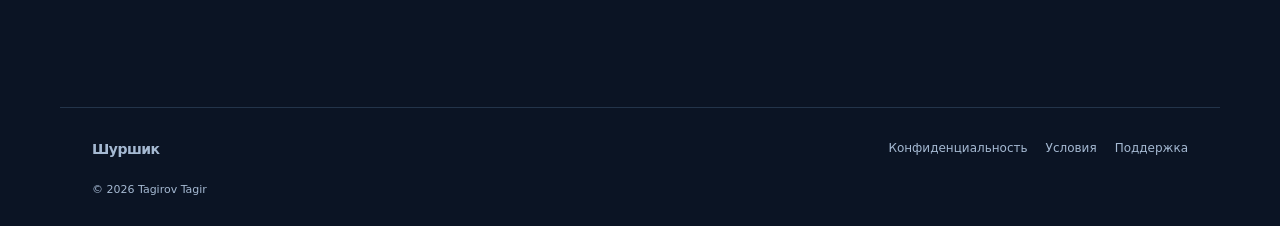
<file: docs/privacy.html>
<!doctype html><html lang="ru"><head><meta charset="utf-8"><meta name="viewport" content="width=device-width, initial-scale=1"><title>Политика конфиденциальности - Шуршик</title><meta name="description" content="Сроки, расходы, счета и копилка в одном Android-приложении. Официальный сайт приложения «Шуршик»."><meta name="theme-color" content="#091424"><link rel="icon" href="images/favicon.png" type="image/png"><link rel="stylesheet" href="style.css"><script src="interactions.js?v=3" defer></script><link rel="canonical" href="https://evigr.github.io/byt-pod-kontrolem-site/privacy.html"><link rel="alternate" hreflang="ru" href="https://evigr.github.io/byt-pod-kontrolem-site/privacy.html"><link rel="alternate" hreflang="en" href="https://evigr.github.io/byt-pod-kontrolem-site/en/privacy.html"><link rel="alternate" hreflang="vi" href="https://evigr.github.io/byt-pod-kontrolem-site/vi/privacy.html"><link rel="alternate" hreflang="x-default" href="https://evigr.github.io/byt-pod-kontrolem-site/privacy.html"></head><body><header><a class="brand" href="./"><img class="brand-icon" src="images/icon.png" width="40" height="40" alt=""> Шуршик</a><nav aria-label="Основное меню"><a href="./#features">Возможности</a><a href="support.html">Поддержка</a></nav><details class="language-picker"><summary aria-label="Язык сайта"><span aria-hidden="true">◎</span> Русский <span class="language-chevron" aria-hidden="true">⌄</span></summary><nav class="languages" aria-label="Язык сайта"><a href="privacy.html" lang="ru" hreflang="ru" aria-current="page">Русский</a><a href="en/privacy.html" lang="en" hreflang="en">English</a><a href="vi/privacy.html" lang="vi" hreflang="vi">Tiếng Việt</a></nav></details></header><main class="document"><a class="back" href="./">← На главную</a><h1>Политика конфиденциальности приложения «Шуршик - быт под контролем»</h1>
<p>Дата вступления в силу: 4 ноября 2026 г.</p>
<p>Разработчик: Tagirov Tagir, контакт: tagir.tagirov.987@gmail.com</p>
<h2>Коротко</h2>
<p>Приложение не собирает ваши данные. Всё, что вы вносите, хранится только на вашем устройстве. У приложения нет серверов, учётных записей, рекламы и аналитики.</p>
<p>В интернет приложение обращается с одной целью - получить валютные курсы. В этом запросе нет ваших записей: только коды валют.</p>
<h2>Какие данные вы вносите</h2>
<ul>
<li>названия и даты сроков;</li>
<li>названия, суммы и даты регулярных платежей;</li>
<li>суммы, категории, даты и заметки расходов, а у расходов на продукты - виды купленного и их суммы, если вы их указываете;</li>
<li>названия счётчиков, показания и тарифы;</li>
<li>бюджет на месяц и свой лимит трат на день, если вы его задали;</li>
<li>цели копилки: на что копите, сколько нужно, пополнения и снятия;</li>
<li>настройки приложения, в том числе выбранный язык, время напоминаний и дни, которые вы отметили «Сегодня не тратил».</li>
</ul>
<p>Эти данные записываются в базу на вашем устройстве. В сборках для магазинов база зашифрована, ключ шифрования хранится в защищённом хранилище системы и не покидает устройство. Разработчик доступа к вашим данным не имеет.</p>
<h2>Разрешения</h2>
<ul>
<li><strong>Камера и фото</strong> - чтобы сфотографировать или выбрать снимок счётчика. Снимок показывается на экране, чтобы было удобно вписать показание; он не сохраняется приложением и никуда не передаётся.</li>
<li><strong>Уведомления</strong> - чтобы напоминать о сроках и платежах, а если вы включили вечернее напоминание - раз в день, когда за день не внесено ни одного расхода, предложить внести траты. Уведомления создаются на устройстве, без сервера. По умолчанию в них нет названий и сумм; в вечернем напоминании их нет никогда.</li>
<li><strong>Биометрия</strong> - чтобы открыть приложение, если вы включили блокировку. Проверку выполняет система; отпечаток или изображение лица приложение не получает.</li>
</ul>
<p>Каждое разрешение запрашивается в момент, когда вы пользуетесь соответствующей функцией. Отказ не мешает вносить данные вручную.</p>
<h2>Обращения в интернет</h2>
<p>Приложение обращается в интернет только за валютными курсами - чтобы показать общий итог расходов в выбранной вами валюте.</p>
<ul>
<li><strong>Когда.</strong> При открытии приложения, если с прошлой удачной проверки прошла неделя или сохранённый курс старше недели, и по кнопке «Обновить курс». В фоне, пока приложение закрыто, запросов нет. Автоматическую проверку можно выключить в настройках.</li>
<li><strong>Куда.</strong> Сервис Frankfurter (<code>api.frankfurter.dev</code>); если он недоступен - ExchangeRate-API (<code>open.er-api.com</code>). Ключей доступа и учётных записей в этих сервисах у приложения нет.</li>
<li><strong>Что передаётся.</strong> Только коды валют приложения (VND, RUB, USD, EUR) в адресе запроса - одинаковые у всех пользователей. Ваши расходы, суммы, заметки, названия и любые другие записи не передаются.</li>
<li><strong>Что сервис может видеть.</strong> IP-адрес устройства, время запроса и технические сведения о соединении - как любой сайт, который вы открываете. Как сервисы обращаются с этими сведениями, определяют их собственные правила: <a href="https://frankfurter.dev">frankfurter.dev</a> и <a href="https://www.exchangerate-api.com">exchangerate-api.com</a>. Разработчик приложения этих сведений не получает.</li>
<li><strong>Что остаётся на устройстве.</strong> Полученные курсы, дата этих курсов и время последней проверки. Без интернета приложение работает как обычно и использует последний сохранённый курс.</li>
</ul>
<h2>Передача третьим лицам</h2>
<p>Приложение не передаёт ваши данные третьим лицам и не продаёт их. Запрос валютных курсов ваших записей не содержит.</p>
<h2>Резервные копии</h2>
<p>Вы можете сохранить копию данных в файл. Куда отправить этот файл, решаете вы; с этого момента его сохранность зависит от выбранного вами места. Копию можно защитить паролем. Забытый пароль восстановить невозможно. Сохранённые валютные курсы, выбранные оформление и язык, настройки вечернего напоминания и отметки «Сегодня не тратил» в копию не входят: они относятся к этому устройству.</p>
<p>Системное резервное копирование Android для приложения отключено. На iPhone файл базы может попасть в вашу резервную копию iCloud или на компьютер, если такие копии включены; он останется зашифрованным, а ключ в копию не попадает.</p>
<h2>Удаление данных</h2>
<p>В настройках приложения есть «Удалить все данные»: записи и настройки стираются с устройства без возможности восстановления. Удаление приложения тоже удаляет все его данные. Файлы копий, сохранённые вами ранее, приложение удалить не может - удалите их там, где они лежат.</p>
<h2>Дети</h2>
<p>Приложение не предназначено для детей младше 13 лет и сознательно не собирает их данные - как и данные любых других пользователей.</p>
<h2>Изменения</h2>
<p>Если политика изменится, новая версия появится по этой же ссылке с новой датой. О существенных изменениях приложение сообщит при обновлении.</p>
<h2>Контакты</h2>
<p>Вопросы о конфиденциальности: tagir.tagirov.987@gmail.com.</p></main><footer><a class="brand" href="./">Шуршик</a><div><a href="privacy.html">Конфиденциальность</a><a href="terms.html">Условия</a><a href="support.html">Поддержка</a></div><p>© 2026 Tagirov Tagir</p></footer></body></html>
</file>
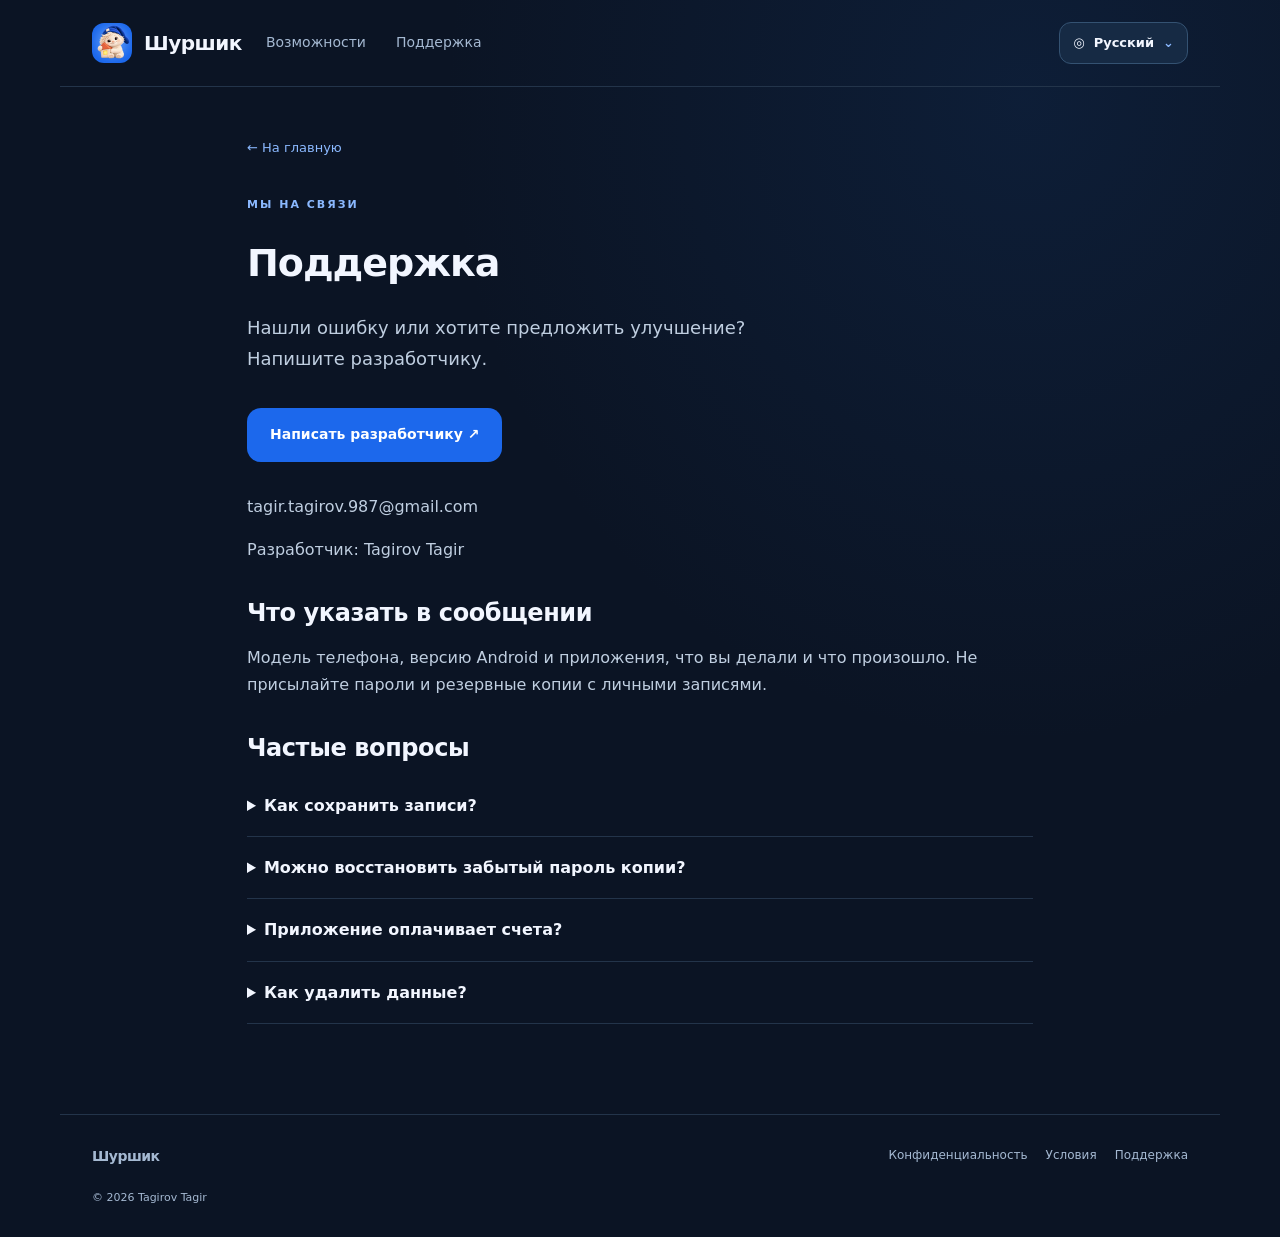
<file: docs/support.html>
<!doctype html><html lang="ru"><head><meta charset="utf-8"><meta name="viewport" content="width=device-width, initial-scale=1"><title>Поддержка - Шуршик</title><meta name="description" content="Сроки, расходы, счета и копилка в одном Android-приложении. Официальный сайт приложения «Шуршик»."><meta name="theme-color" content="#091424"><link rel="icon" href="images/favicon.png" type="image/png"><link rel="stylesheet" href="style.css"><script src="interactions.js?v=3" defer></script><link rel="canonical" href="https://evigr.github.io/byt-pod-kontrolem-site/support.html"><link rel="alternate" hreflang="ru" href="https://evigr.github.io/byt-pod-kontrolem-site/support.html"><link rel="alternate" hreflang="en" href="https://evigr.github.io/byt-pod-kontrolem-site/en/support.html"><link rel="alternate" hreflang="vi" href="https://evigr.github.io/byt-pod-kontrolem-site/vi/support.html"><link rel="alternate" hreflang="x-default" href="https://evigr.github.io/byt-pod-kontrolem-site/support.html"></head><body><header><a class="brand" href="./"><img class="brand-icon" src="images/icon.png" width="40" height="40" alt=""> Шуршик</a><nav aria-label="Основное меню"><a href="./#features">Возможности</a><a href="support.html">Поддержка</a></nav><details class="language-picker"><summary aria-label="Язык сайта"><span aria-hidden="true">◎</span> Русский <span class="language-chevron" aria-hidden="true">⌄</span></summary><nav class="languages" aria-label="Язык сайта"><a href="support.html" lang="ru" hreflang="ru" aria-current="page">Русский</a><a href="en/support.html" lang="en" hreflang="en">English</a><a href="vi/support.html" lang="vi" hreflang="vi">Tiếng Việt</a></nav></details></header><main class="document"><a class="back" href="./">← На главную</a><span class="eyebrow">МЫ НА СВЯЗИ</span><h1>Поддержка</h1><p class="lead">Нашли ошибку или хотите предложить улучшение? Напишите разработчику.</p><a class="button" href="mailto:tagir.tagirov.987@gmail.com?subject=Shurshik%20feedback">Написать разработчику ↗</a><p>tagir.tagirov.987@gmail.com</p><p>Разработчик: Tagirov Tagir</p><h2>Что указать в сообщении</h2><p>Модель телефона, версию Android и приложения, что вы делали и что произошло. Не присылайте пароли и резервные копии с личными записями.</p><h2>Частые вопросы</h2><details><summary>Как сохранить записи?</summary><p>В настройках приложения создайте резервную копию. Сохраните файл в надёжном месте; при необходимости защитите паролем.</p></details><details><summary>Можно восстановить забытый пароль копии?</summary><p>Нет. Разработчик не имеет доступа к вашим данным и не может восстановить пароль.</p></details><details><summary>Приложение оплачивает счета?</summary><p>Нет. Оно помогает вести учёт. Отметка об оплате не выполняет банковский перевод.</p></details><details><summary>Как удалить данные?</summary><p>В настройках приложения выберите «Удалить все данные». Сохранённые отдельно файлы резервных копий удаляются в месте их хранения.</p></details></main><footer><a class="brand" href="./">Шуршик</a><div><a href="privacy.html">Конфиденциальность</a><a href="terms.html">Условия</a><a href="support.html">Поддержка</a></div><p>© 2026 Tagirov Tagir</p></footer></body></html>
</file>
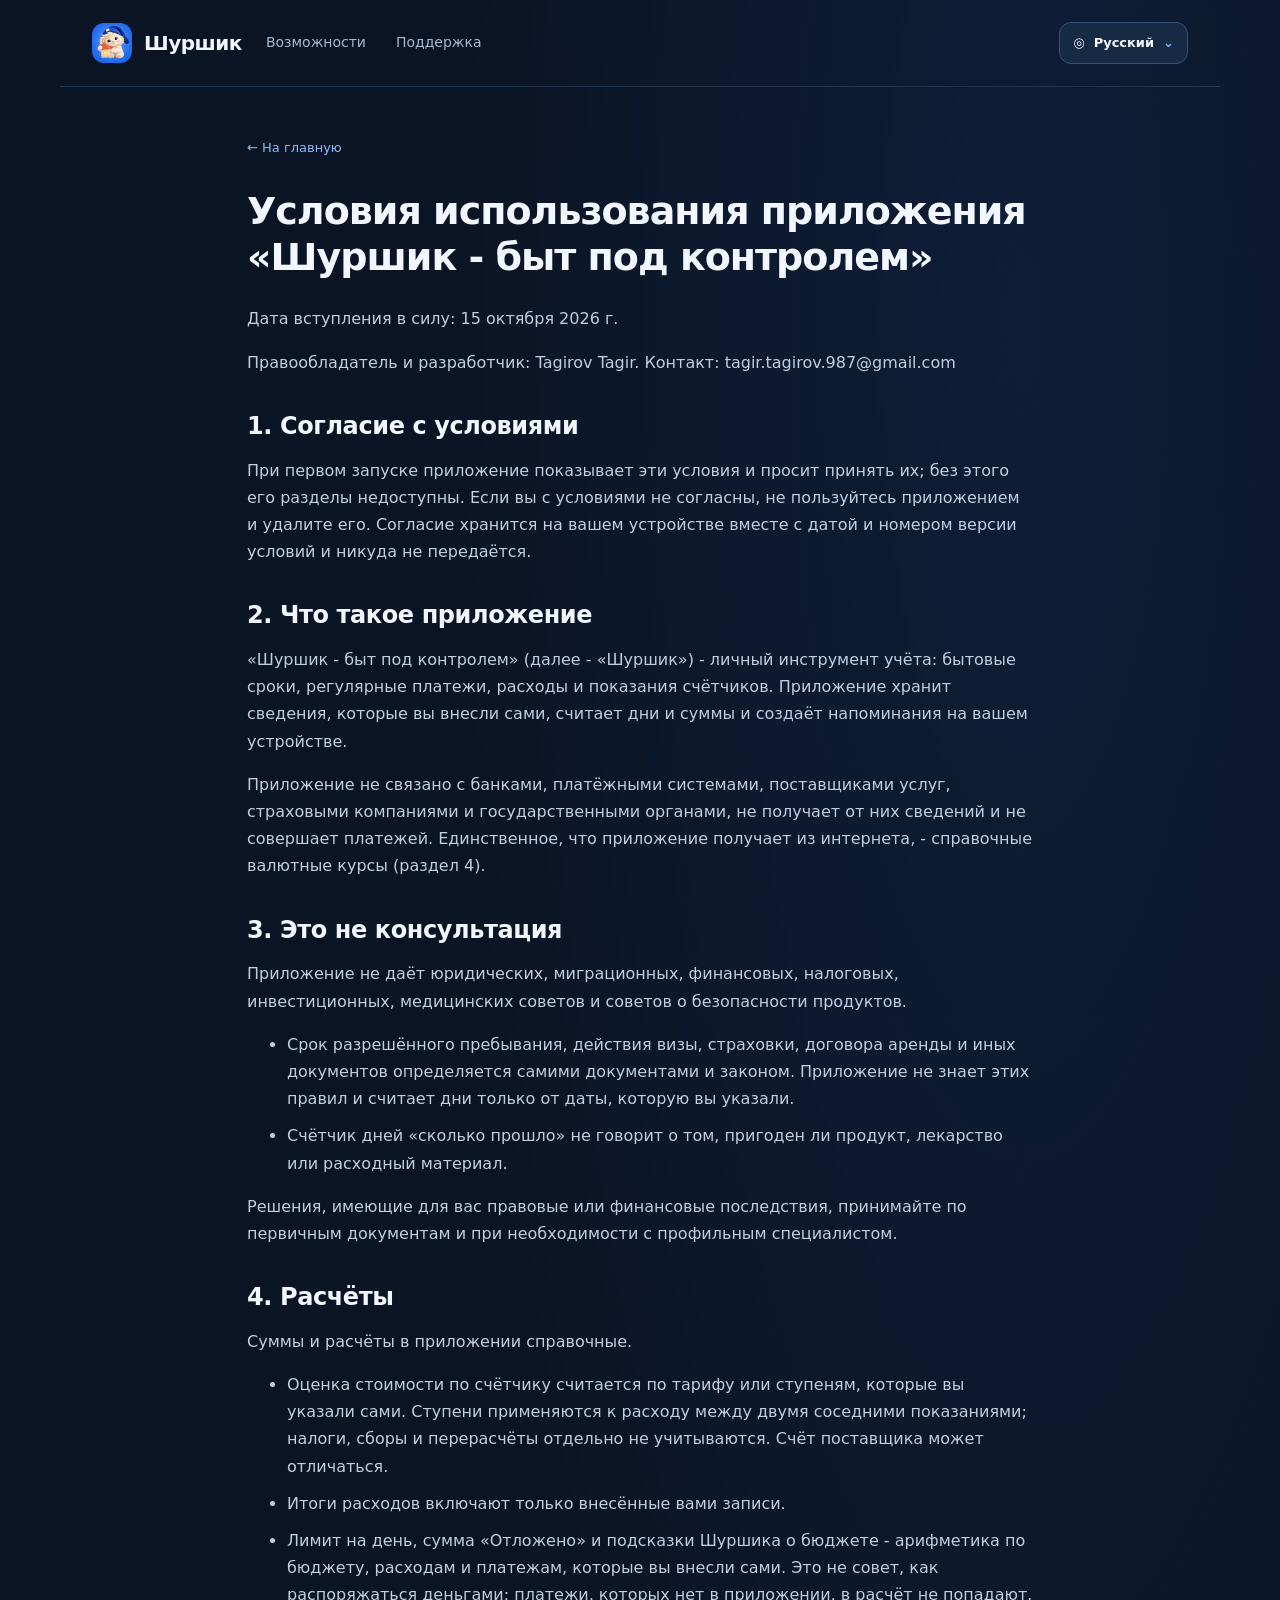
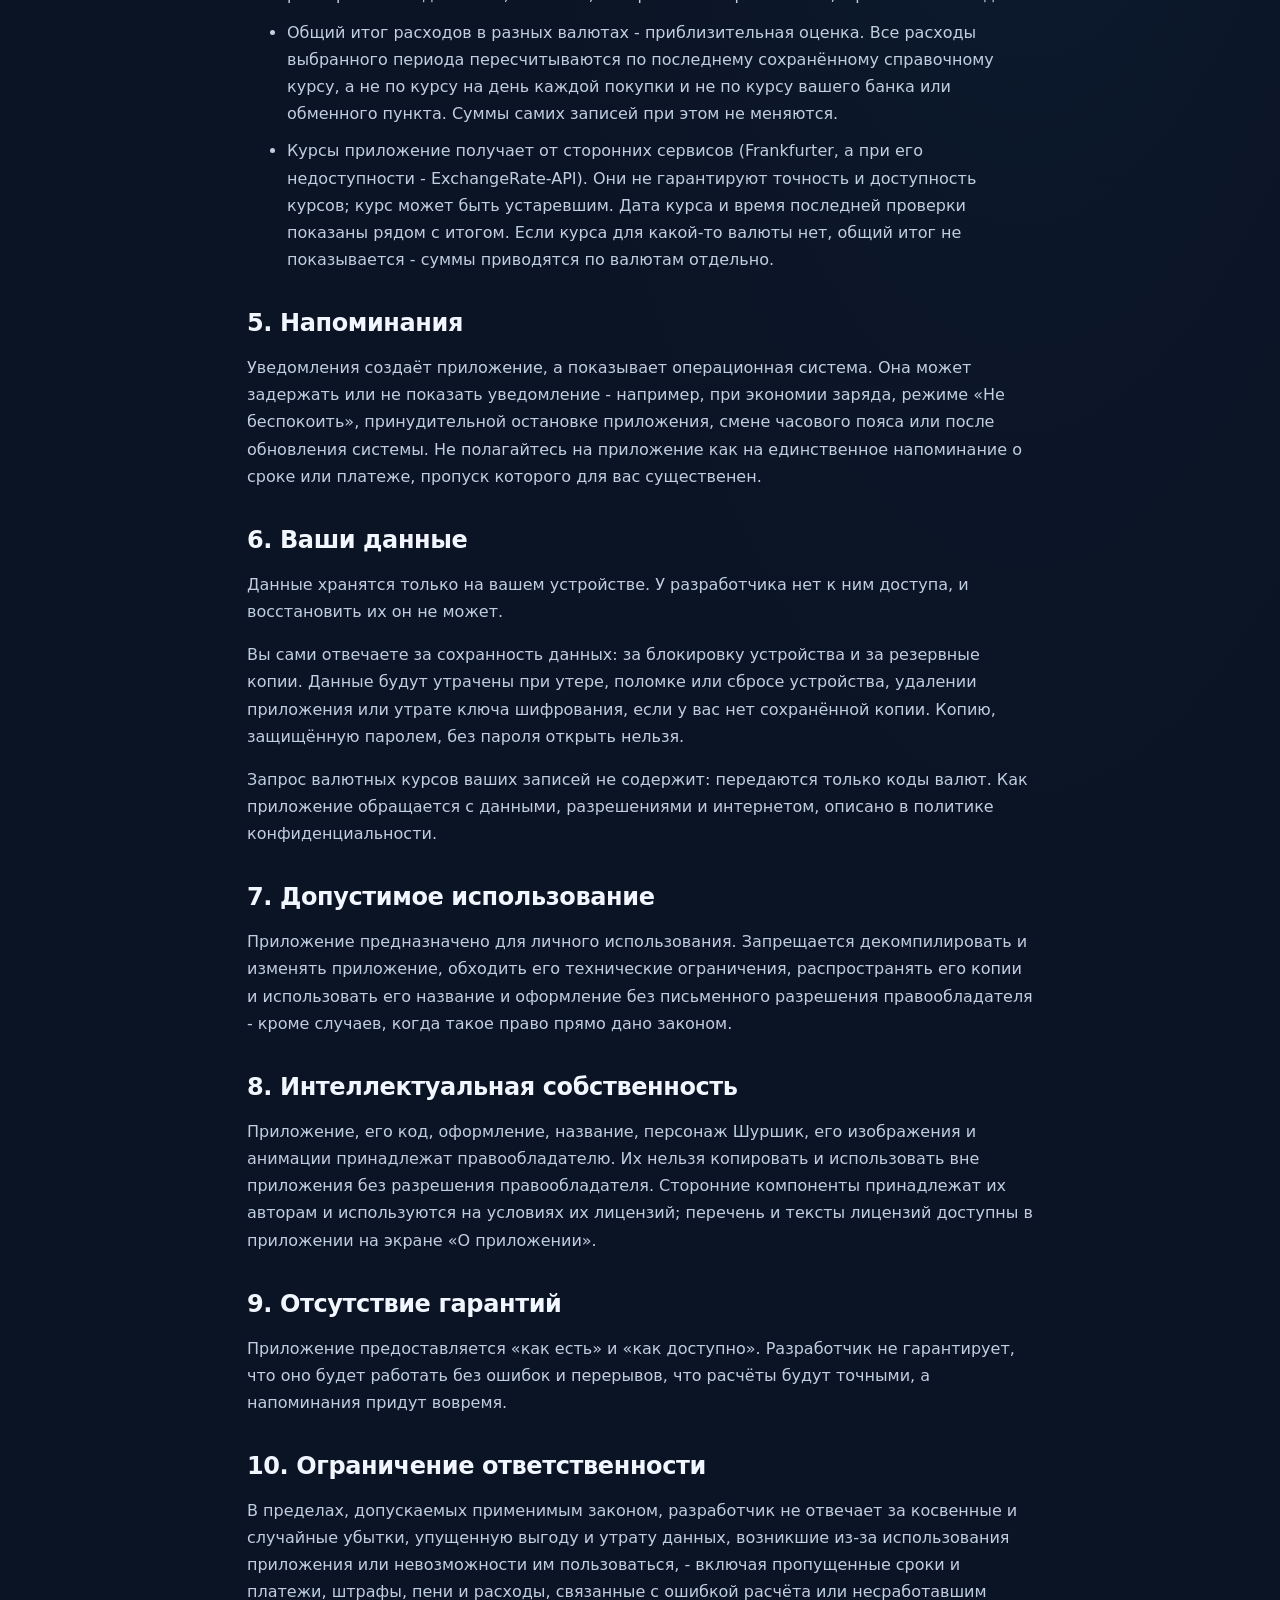
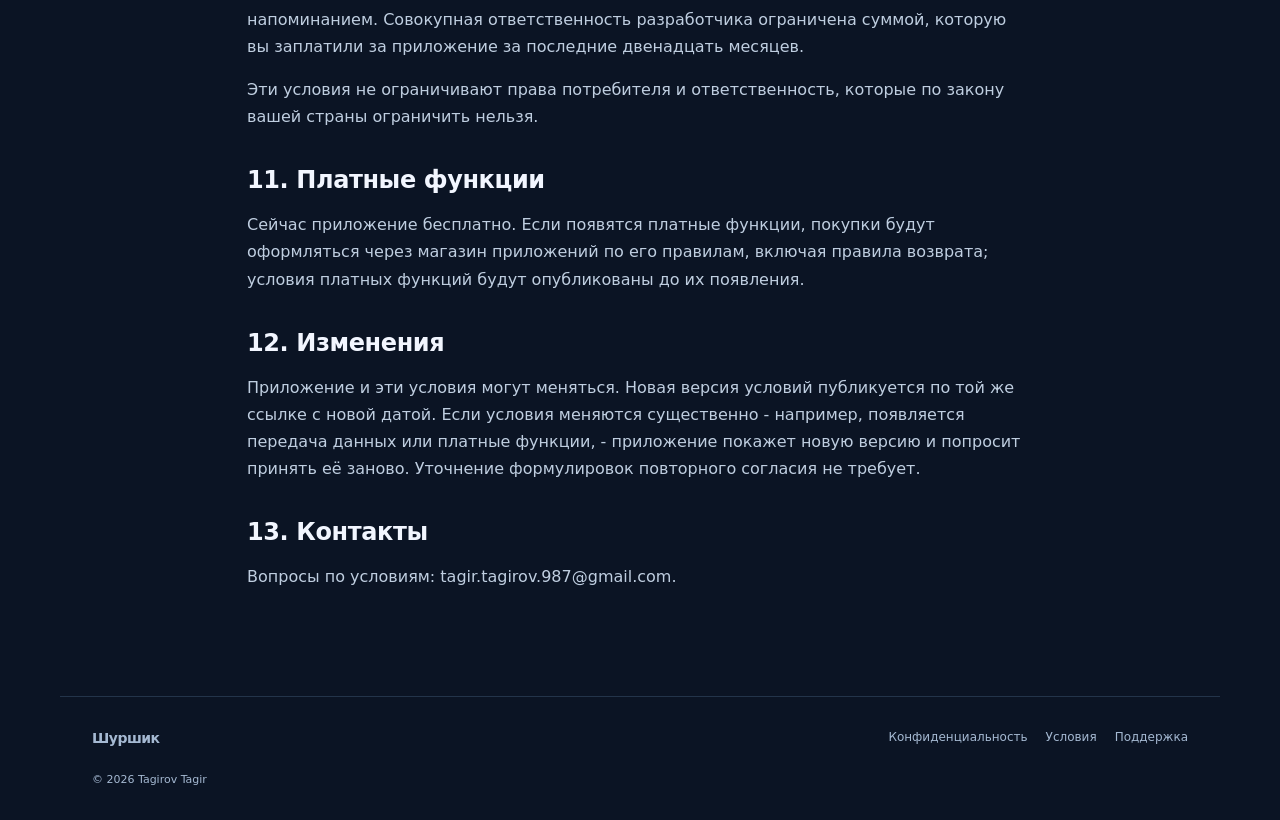
<file: docs/terms.html>
<!doctype html><html lang="ru"><head><meta charset="utf-8"><meta name="viewport" content="width=device-width, initial-scale=1"><title>Условия использования - Шуршик</title><meta name="description" content="Сроки, расходы, счета и копилка в одном Android-приложении. Официальный сайт приложения «Шуршик»."><meta name="theme-color" content="#091424"><link rel="icon" href="images/favicon.png" type="image/png"><link rel="stylesheet" href="style.css"><script src="interactions.js?v=3" defer></script><link rel="canonical" href="https://evigr.github.io/byt-pod-kontrolem-site/terms.html"><link rel="alternate" hreflang="ru" href="https://evigr.github.io/byt-pod-kontrolem-site/terms.html"><link rel="alternate" hreflang="en" href="https://evigr.github.io/byt-pod-kontrolem-site/en/terms.html"><link rel="alternate" hreflang="vi" href="https://evigr.github.io/byt-pod-kontrolem-site/vi/terms.html"><link rel="alternate" hreflang="x-default" href="https://evigr.github.io/byt-pod-kontrolem-site/terms.html"></head><body><header><a class="brand" href="./"><img class="brand-icon" src="images/icon.png" width="40" height="40" alt=""> Шуршик</a><nav aria-label="Основное меню"><a href="./#features">Возможности</a><a href="support.html">Поддержка</a></nav><details class="language-picker"><summary aria-label="Язык сайта"><span aria-hidden="true">◎</span> Русский <span class="language-chevron" aria-hidden="true">⌄</span></summary><nav class="languages" aria-label="Язык сайта"><a href="terms.html" lang="ru" hreflang="ru" aria-current="page">Русский</a><a href="en/terms.html" lang="en" hreflang="en">English</a><a href="vi/terms.html" lang="vi" hreflang="vi">Tiếng Việt</a></nav></details></header><main class="document"><a class="back" href="./">← На главную</a><h1>Условия использования приложения «Шуршик - быт под контролем»</h1>
<p>Дата вступления в силу: 15 октября 2026 г.</p>
<p>Правообладатель и разработчик: Tagirov Tagir. Контакт: tagir.tagirov.987@gmail.com</p>
<h2>1. Согласие с условиями</h2>
<p>При первом запуске приложение показывает эти условия и просит принять их; без этого его разделы недоступны. Если вы с условиями не согласны, не пользуйтесь приложением и удалите его. Согласие хранится на вашем устройстве вместе с датой и номером версии условий и никуда не передаётся.</p>
<h2>2. Что такое приложение</h2>
<p>«Шуршик - быт под контролем» (далее - «Шуршик») - личный инструмент учёта: бытовые сроки, регулярные платежи, расходы и показания счётчиков. Приложение хранит сведения, которые вы внесли сами, считает дни и суммы и создаёт напоминания на вашем устройстве.</p>
<p>Приложение не связано с банками, платёжными системами, поставщиками услуг, страховыми компаниями и государственными органами, не получает от них сведений и не совершает платежей. Единственное, что приложение получает из интернета, - справочные валютные курсы (раздел 4).</p>
<h2>3. Это не консультация</h2>
<p>Приложение не даёт юридических, миграционных, финансовых, налоговых, инвестиционных, медицинских советов и советов о безопасности продуктов.</p>
<ul>
<li>Срок разрешённого пребывания, действия визы, страховки, договора аренды и иных документов определяется самими документами и законом. Приложение не знает этих правил и считает дни только от даты, которую вы указали.</li>
<li>Счётчик дней «сколько прошло» не говорит о том, пригоден ли продукт, лекарство или расходный материал.</li>
</ul>
<p>Решения, имеющие для вас правовые или финансовые последствия, принимайте по первичным документам и при необходимости с профильным специалистом.</p>
<h2>4. Расчёты</h2>
<p>Суммы и расчёты в приложении справочные.</p>
<ul>
<li>Оценка стоимости по счётчику считается по тарифу или ступеням, которые вы указали сами. Ступени применяются к расходу между двумя соседними показаниями; налоги, сборы и перерасчёты отдельно не учитываются. Счёт поставщика может отличаться.</li>
<li>Итоги расходов включают только внесённые вами записи.</li>
<li>Лимит на день, сумма «Отложено» и подсказки Шуршика о бюджете - арифметика по бюджету, расходам и платежам, которые вы внесли сами. Это не совет, как распоряжаться деньгами; платежи, которых нет в приложении, в расчёт не попадают.</li>
<li>Общий итог расходов в разных валютах - приблизительная оценка. Все расходы выбранного периода пересчитываются по последнему сохранённому справочному курсу, а не по курсу на день каждой покупки и не по курсу вашего банка или обменного пункта. Суммы самих записей при этом не меняются.</li>
<li>Курсы приложение получает от сторонних сервисов (Frankfurter, а при его недоступности - ExchangeRate-API). Они не гарантируют точность и доступность курсов; курс может быть устаревшим. Дата курса и время последней проверки показаны рядом с итогом. Если курса для какой-то валюты нет, общий итог не показывается - суммы приводятся по валютам отдельно.</li>
</ul>
<h2>5. Напоминания</h2>
<p>Уведомления создаёт приложение, а показывает операционная система. Она может задержать или не показать уведомление - например, при экономии заряда, режиме «Не беспокоить», принудительной остановке приложения, смене часового пояса или после обновления системы. Не полагайтесь на приложение как на единственное напоминание о сроке или платеже, пропуск которого для вас существенен.</p>
<h2>6. Ваши данные</h2>
<p>Данные хранятся только на вашем устройстве. У разработчика нет к ним доступа, и восстановить их он не может.</p>
<p>Вы сами отвечаете за сохранность данных: за блокировку устройства и за резервные копии. Данные будут утрачены при утере, поломке или сбросе устройства, удалении приложения или утрате ключа шифрования, если у вас нет сохранённой копии. Копию, защищённую паролем, без пароля открыть нельзя.</p>
<p>Запрос валютных курсов ваших записей не содержит: передаются только коды валют. Как приложение обращается с данными, разрешениями и интернетом, описано в политике конфиденциальности.</p>
<h2>7. Допустимое использование</h2>
<p>Приложение предназначено для личного использования. Запрещается декомпилировать и изменять приложение, обходить его технические ограничения, распространять его копии и использовать его название и оформление без письменного разрешения правообладателя - кроме случаев, когда такое право прямо дано законом.</p>
<h2>8. Интеллектуальная собственность</h2>
<p>Приложение, его код, оформление, название, персонаж Шуршик, его изображения и анимации принадлежат правообладателю. Их нельзя копировать и использовать вне приложения без разрешения правообладателя. Сторонние компоненты принадлежат их авторам и используются на условиях их лицензий; перечень и тексты лицензий доступны в приложении на экране «О приложении».</p>
<h2>9. Отсутствие гарантий</h2>
<p>Приложение предоставляется «как есть» и «как доступно». Разработчик не гарантирует, что оно будет работать без ошибок и перерывов, что расчёты будут точными, а напоминания придут вовремя.</p>
<h2>10. Ограничение ответственности</h2>
<p>В пределах, допускаемых применимым законом, разработчик не отвечает за косвенные и случайные убытки, упущенную выгоду и утрату данных, возникшие из-за использования приложения или невозможности им пользоваться, - включая пропущенные сроки и платежи, штрафы, пени и расходы, связанные с ошибкой расчёта или несработавшим напоминанием. Совокупная ответственность разработчика ограничена суммой, которую вы заплатили за приложение за последние двенадцать месяцев.</p>
<p>Эти условия не ограничивают права потребителя и ответственность, которые по закону вашей страны ограничить нельзя.</p>
<h2>11. Платные функции</h2>
<p>Сейчас приложение бесплатно. Если появятся платные функции, покупки будут оформляться через магазин приложений по его правилам, включая правила возврата; условия платных функций будут опубликованы до их появления.</p>
<h2>12. Изменения</h2>
<p>Приложение и эти условия могут меняться. Новая версия условий публикуется по той же ссылке с новой датой. Если условия меняются существенно - например, появляется передача данных или платные функции, - приложение покажет новую версию и попросит принять её заново. Уточнение формулировок повторного согласия не требует.</p>
<h2>13. Контакты</h2>
<p>Вопросы по условиям: tagir.tagirov.987@gmail.com.</p></main><footer><a class="brand" href="./">Шуршик</a><div><a href="privacy.html">Конфиденциальность</a><a href="terms.html">Условия</a><a href="support.html">Поддержка</a></div><p>© 2026 Tagirov Tagir</p></footer></body></html>
</file>
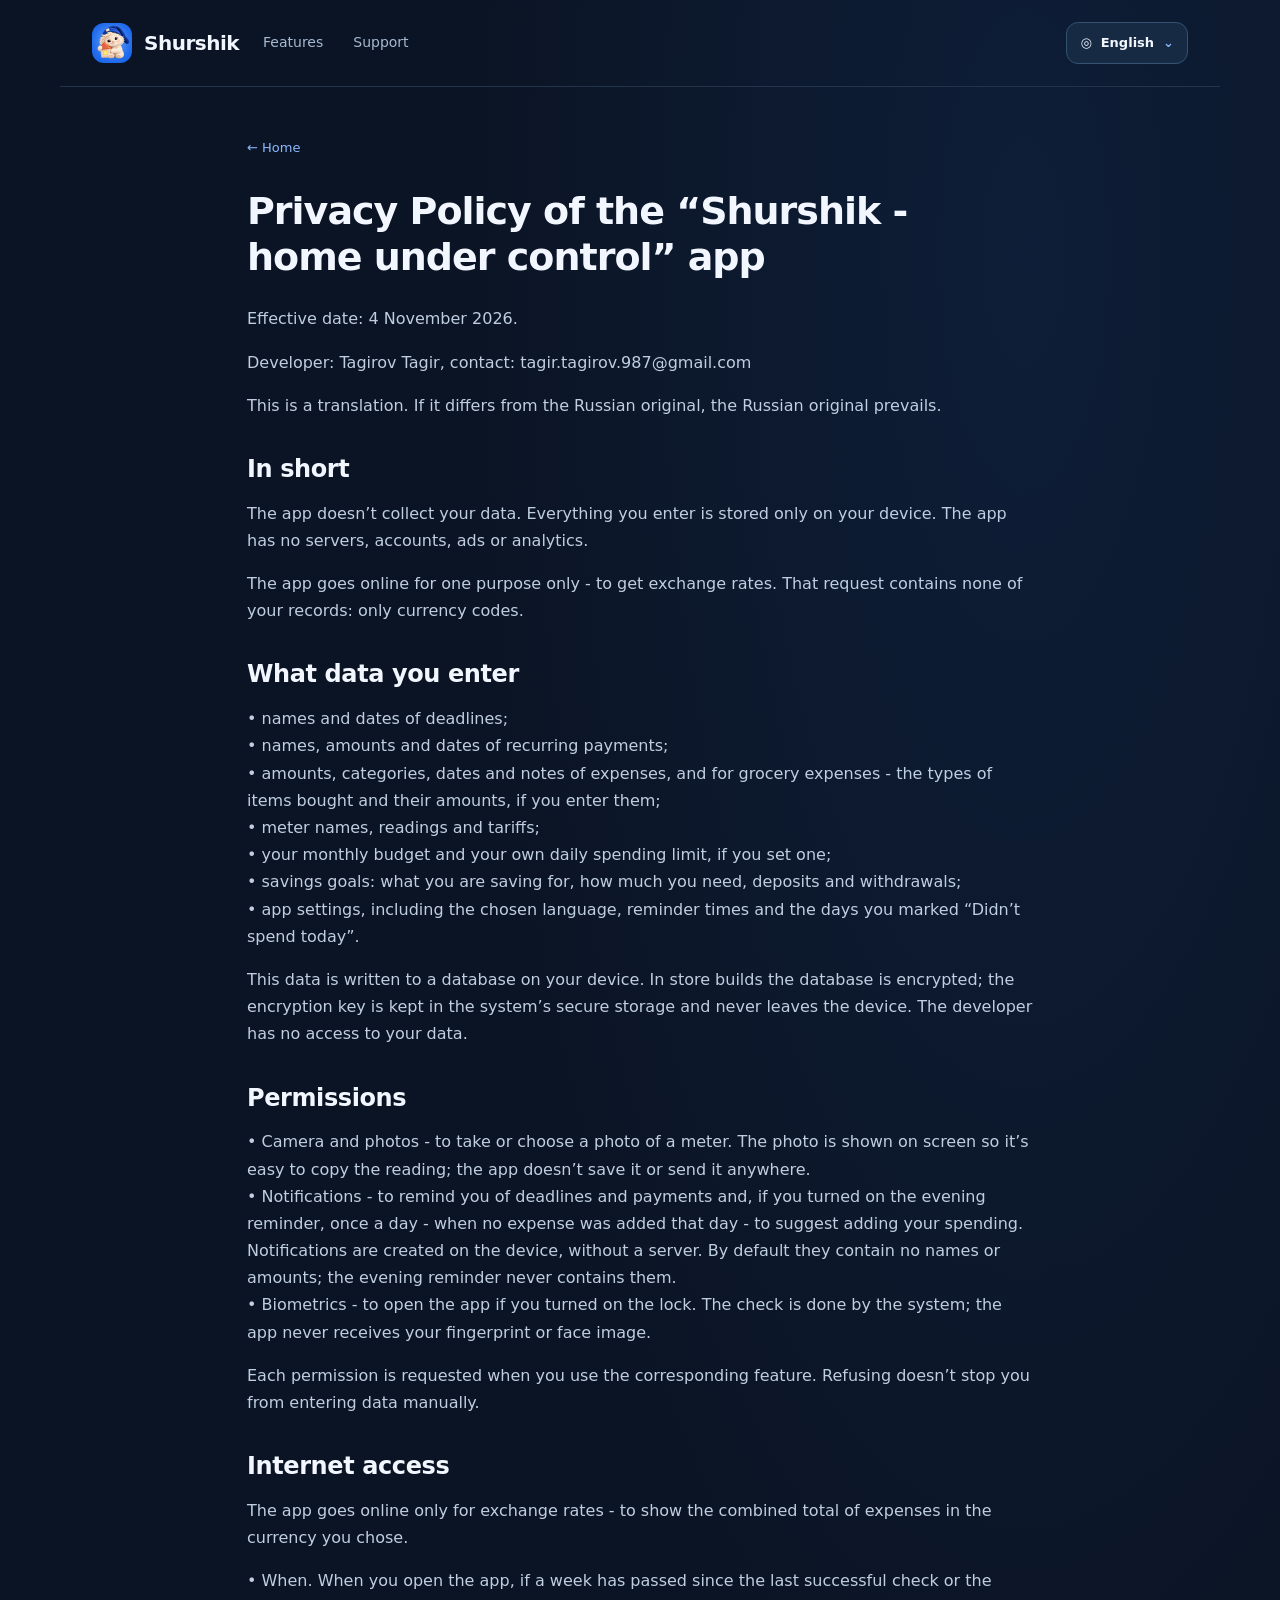
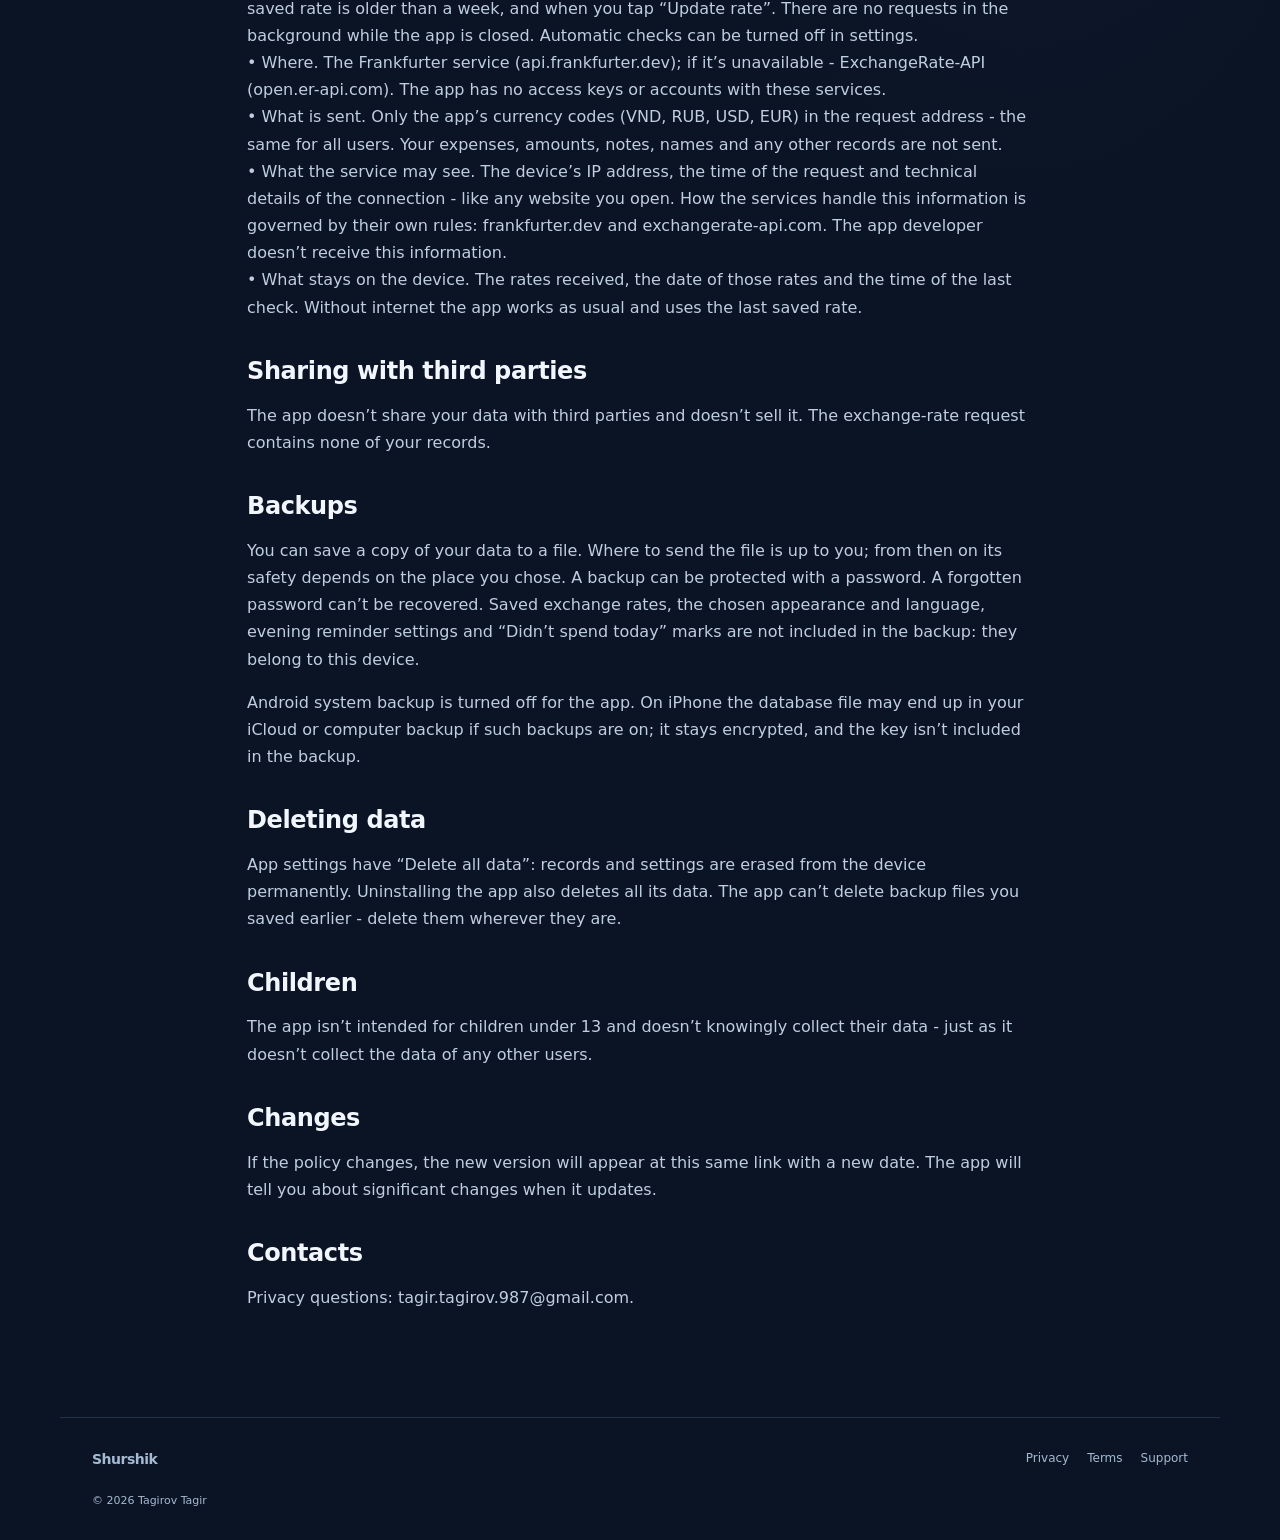
<file: docs/en/privacy.html>
<!doctype html><html lang="en"><head><meta charset="utf-8"><meta name="viewport" content="width=device-width, initial-scale=1"><title>Privacy policy - Shurshik</title><meta name="description" content="Deadlines, expenses, bills and savings in one Android app. The official Shurshik website."><meta name="theme-color" content="#091424"><link rel="icon" href="../images/favicon.png" type="image/png"><link rel="stylesheet" href="../style.css"><script src="../interactions.js?v=3" defer></script><link rel="canonical" href="https://evigr.github.io/byt-pod-kontrolem-site/en/privacy.html"><link rel="alternate" hreflang="ru" href="https://evigr.github.io/byt-pod-kontrolem-site/privacy.html"><link rel="alternate" hreflang="en" href="https://evigr.github.io/byt-pod-kontrolem-site/en/privacy.html"><link rel="alternate" hreflang="vi" href="https://evigr.github.io/byt-pod-kontrolem-site/vi/privacy.html"><link rel="alternate" hreflang="x-default" href="https://evigr.github.io/byt-pod-kontrolem-site/privacy.html"></head><body><header><a class="brand" href="./"><img class="brand-icon" src="../images/icon.png" width="40" height="40" alt=""> Shurshik</a><nav aria-label="Main navigation"><a href="./#features">Features</a><a href="support.html">Support</a></nav><details class="language-picker"><summary aria-label="Website language"><span aria-hidden="true">◎</span> English <span class="language-chevron" aria-hidden="true">⌄</span></summary><nav class="languages" aria-label="Website language"><a href="../privacy.html" lang="ru" hreflang="ru">Русский</a><a href="../en/privacy.html" lang="en" hreflang="en" aria-current="page">English</a><a href="../vi/privacy.html" lang="vi" hreflang="vi">Tiếng Việt</a></nav></details></header><main class="document"><a class="back" href="./">← Home</a><h1>Privacy Policy of the “Shurshik - home under control” app</h1><p>Effective date: 4 November 2026.</p><p>Developer: Tagirov Tagir, contact: tagir.tagirov.987@gmail.com</p><p>This is a translation. If it differs from the Russian original, the Russian original prevails.</p><h2>In short</h2><p>The app doesn’t collect your data. Everything you enter is stored only on your device. The app has no servers, accounts, ads or analytics.</p><p>The app goes online for one purpose only - to get exchange rates. That request contains none of your records: only currency codes.</p><h2>What data you enter</h2><p>• names and dates of deadlines;<br>• names, amounts and dates of recurring payments;<br>• amounts, categories, dates and notes of expenses, and for grocery expenses - the types of items bought and their amounts, if you enter them;<br>• meter names, readings and tariffs;<br>• your monthly budget and your own daily spending limit, if you set one;<br>• savings goals: what you are saving for, how much you need, deposits and withdrawals;<br>• app settings, including the chosen language, reminder times and the days you marked “Didn’t spend today”.</p><p>This data is written to a database on your device. In store builds the database is encrypted; the encryption key is kept in the system’s secure storage and never leaves the device. The developer has no access to your data.</p><h2>Permissions</h2><p>• Camera and photos - to take or choose a photo of a meter. The photo is shown on screen so it’s easy to copy the reading; the app doesn’t save it or send it anywhere.<br>• Notifications - to remind you of deadlines and payments and, if you turned on the evening reminder, once a day - when no expense was added that day - to suggest adding your spending. Notifications are created on the device, without a server. By default they contain no names or amounts; the evening reminder never contains them.<br>• Biometrics - to open the app if you turned on the lock. The check is done by the system; the app never receives your fingerprint or face image.</p><p>Each permission is requested when you use the corresponding feature. Refusing doesn’t stop you from entering data manually.</p><h2>Internet access</h2><p>The app goes online only for exchange rates - to show the combined total of expenses in the currency you chose.</p><p>• When. When you open the app, if a week has passed since the last successful check or the saved rate is older than a week, and when you tap “Update rate”. There are no requests in the background while the app is closed. Automatic checks can be turned off in settings.<br>• Where. The Frankfurter service (api.frankfurter.dev); if it’s unavailable - ExchangeRate-API (open.er-api.com). The app has no access keys or accounts with these services.<br>• What is sent. Only the app’s currency codes (VND, RUB, USD, EUR) in the request address - the same for all users. Your expenses, amounts, notes, names and any other records are not sent.<br>• What the service may see. The device’s IP address, the time of the request and technical details of the connection - like any website you open. How the services handle this information is governed by their own rules: frankfurter.dev and exchangerate-api.com. The app developer doesn’t receive this information.<br>• What stays on the device. The rates received, the date of those rates and the time of the last check. Without internet the app works as usual and uses the last saved rate.</p><h2>Sharing with third parties</h2><p>The app doesn’t share your data with third parties and doesn’t sell it. The exchange-rate request contains none of your records.</p><h2>Backups</h2><p>You can save a copy of your data to a file. Where to send the file is up to you; from then on its safety depends on the place you chose. A backup can be protected with a password. A forgotten password can’t be recovered. Saved exchange rates, the chosen appearance and language, evening reminder settings and “Didn’t spend today” marks are not included in the backup: they belong to this device.</p><p>Android system backup is turned off for the app. On iPhone the database file may end up in your iCloud or computer backup if such backups are on; it stays encrypted, and the key isn’t included in the backup.</p><h2>Deleting data</h2><p>App settings have “Delete all data”: records and settings are erased from the device permanently. Uninstalling the app also deletes all its data. The app can’t delete backup files you saved earlier - delete them wherever they are.</p><h2>Children</h2><p>The app isn’t intended for children under 13 and doesn’t knowingly collect their data - just as it doesn’t collect the data of any other users.</p><h2>Changes</h2><p>If the policy changes, the new version will appear at this same link with a new date. The app will tell you about significant changes when it updates.</p><h2>Contacts</h2><p>Privacy questions: tagir.tagirov.987@gmail.com.</p></main><footer><a class="brand" href="./">Shurshik</a><div><a href="privacy.html">Privacy</a><a href="terms.html">Terms</a><a href="support.html">Support</a></div><p>© 2026 Tagirov Tagir</p></footer></body></html>
</file>
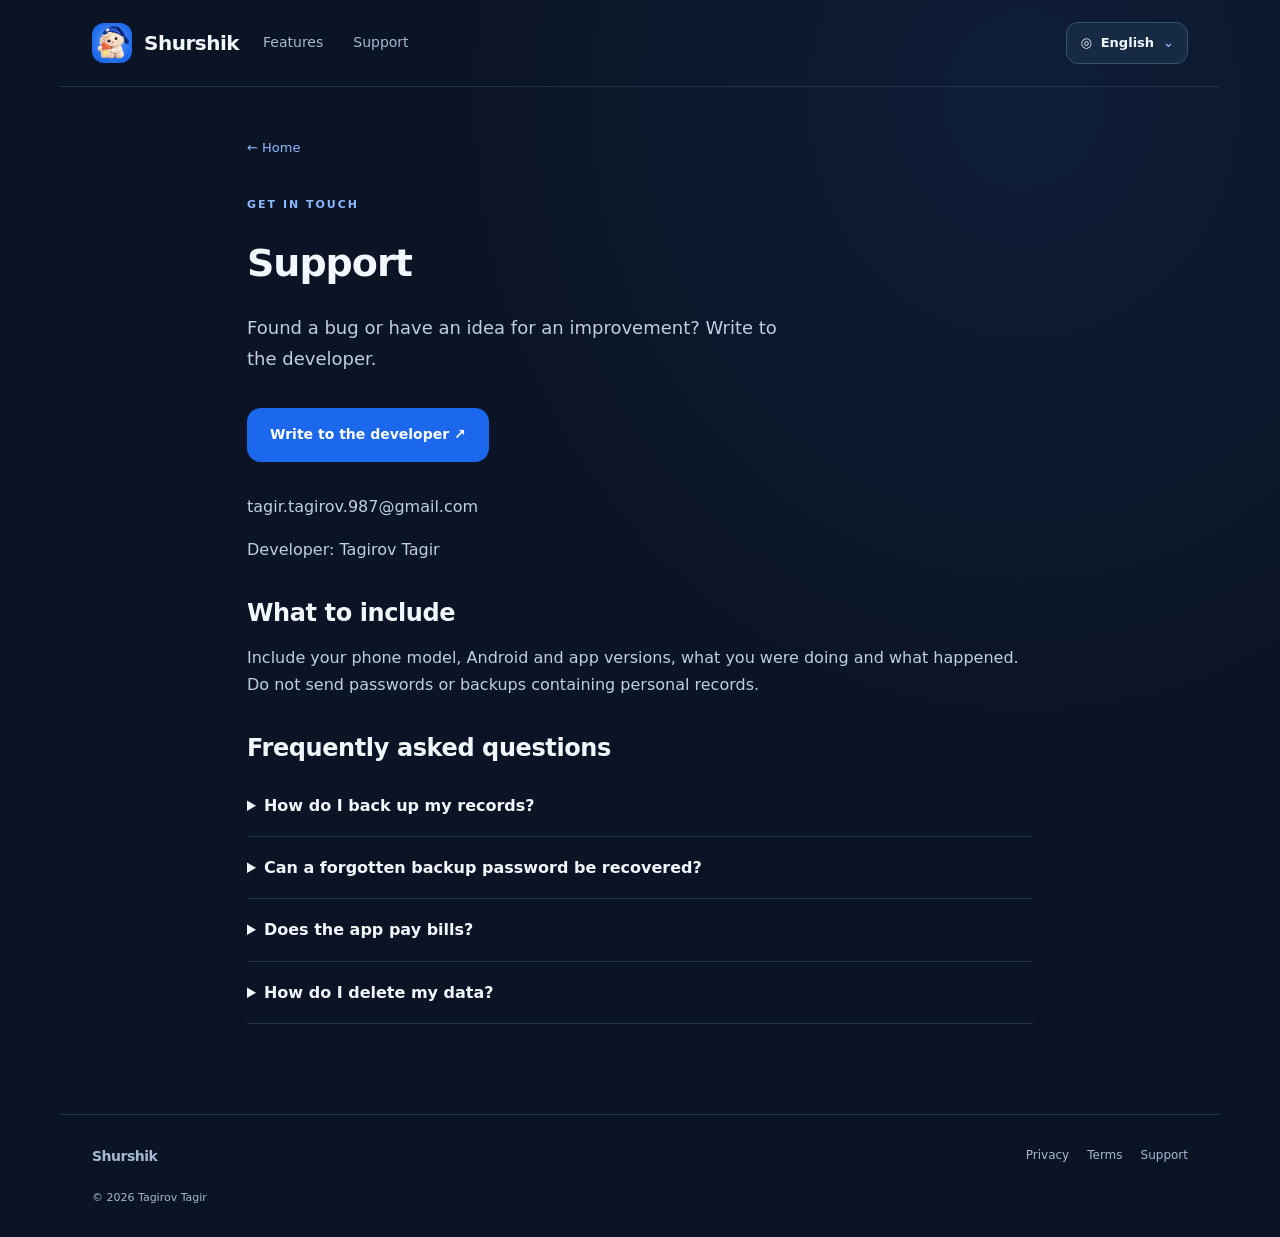
<file: docs/en/support.html>
<!doctype html><html lang="en"><head><meta charset="utf-8"><meta name="viewport" content="width=device-width, initial-scale=1"><title>Support - Shurshik</title><meta name="description" content="Deadlines, expenses, bills and savings in one Android app. The official Shurshik website."><meta name="theme-color" content="#091424"><link rel="icon" href="../images/favicon.png" type="image/png"><link rel="stylesheet" href="../style.css"><script src="../interactions.js?v=3" defer></script><link rel="canonical" href="https://evigr.github.io/byt-pod-kontrolem-site/en/support.html"><link rel="alternate" hreflang="ru" href="https://evigr.github.io/byt-pod-kontrolem-site/support.html"><link rel="alternate" hreflang="en" href="https://evigr.github.io/byt-pod-kontrolem-site/en/support.html"><link rel="alternate" hreflang="vi" href="https://evigr.github.io/byt-pod-kontrolem-site/vi/support.html"><link rel="alternate" hreflang="x-default" href="https://evigr.github.io/byt-pod-kontrolem-site/support.html"></head><body><header><a class="brand" href="./"><img class="brand-icon" src="../images/icon.png" width="40" height="40" alt=""> Shurshik</a><nav aria-label="Main navigation"><a href="./#features">Features</a><a href="support.html">Support</a></nav><details class="language-picker"><summary aria-label="Website language"><span aria-hidden="true">◎</span> English <span class="language-chevron" aria-hidden="true">⌄</span></summary><nav class="languages" aria-label="Website language"><a href="../support.html" lang="ru" hreflang="ru">Русский</a><a href="../en/support.html" lang="en" hreflang="en" aria-current="page">English</a><a href="../vi/support.html" lang="vi" hreflang="vi">Tiếng Việt</a></nav></details></header><main class="document"><a class="back" href="./">← Home</a><span class="eyebrow">GET IN TOUCH</span><h1>Support</h1><p class="lead">Found a bug or have an idea for an improvement? Write to the developer.</p><a class="button" href="mailto:tagir.tagirov.987@gmail.com?subject=Shurshik%20feedback">Write to the developer ↗</a><p>tagir.tagirov.987@gmail.com</p><p>Developer: Tagirov Tagir</p><h2>What to include</h2><p>Include your phone model, Android and app versions, what you were doing and what happened. Do not send passwords or backups containing personal records.</p><h2>Frequently asked questions</h2><details><summary>How do I back up my records?</summary><p>Create a backup in the app’s Settings. Keep the file somewhere safe and protect it with a password if needed.</p></details><details><summary>Can a forgotten backup password be recovered?</summary><p>No. The developer has no access to your data and cannot recover the password.</p></details><details><summary>Does the app pay bills?</summary><p>No. It helps you keep records. Marking a bill as paid does not make a bank transfer.</p></details><details><summary>How do I delete my data?</summary><p>Choose “Delete all data” in the app’s Settings. Delete any separately saved backup files from wherever you stored them.</p></details></main><footer><a class="brand" href="./">Shurshik</a><div><a href="privacy.html">Privacy</a><a href="terms.html">Terms</a><a href="support.html">Support</a></div><p>© 2026 Tagirov Tagir</p></footer></body></html>
</file>
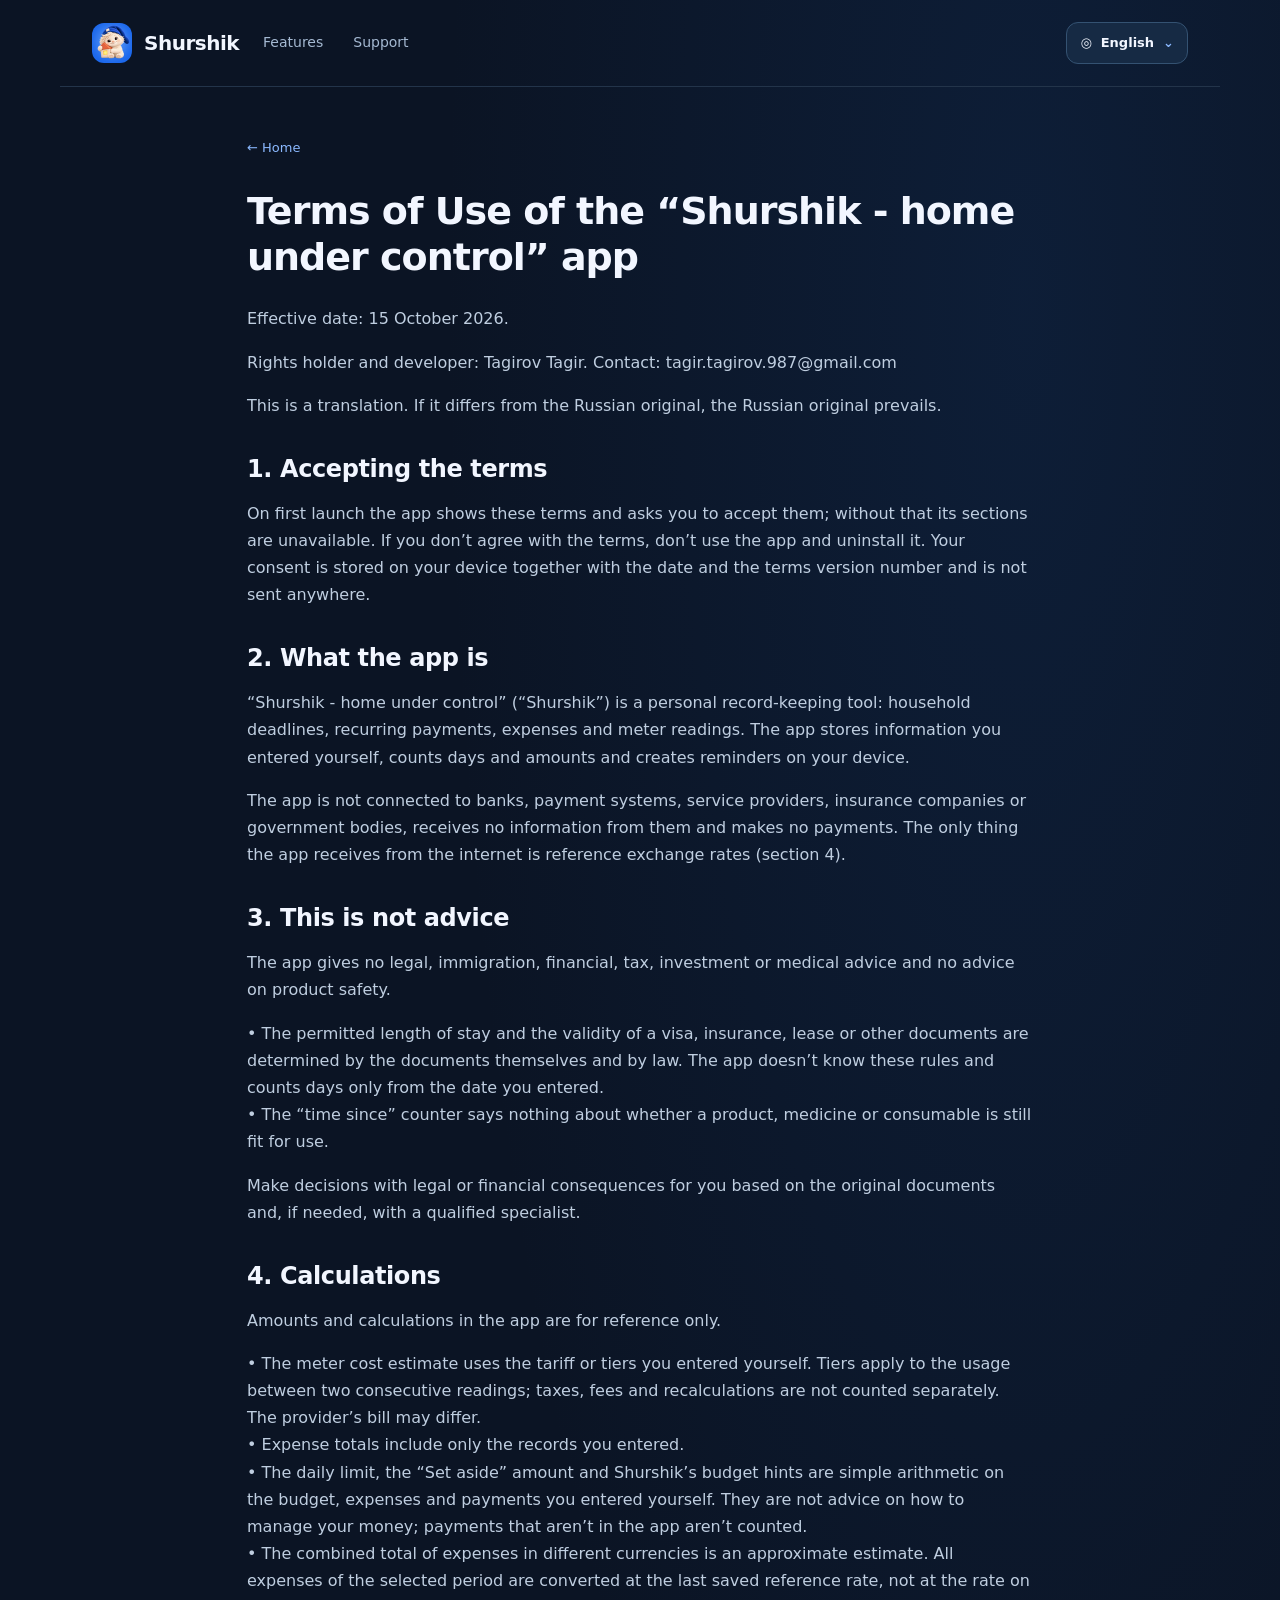
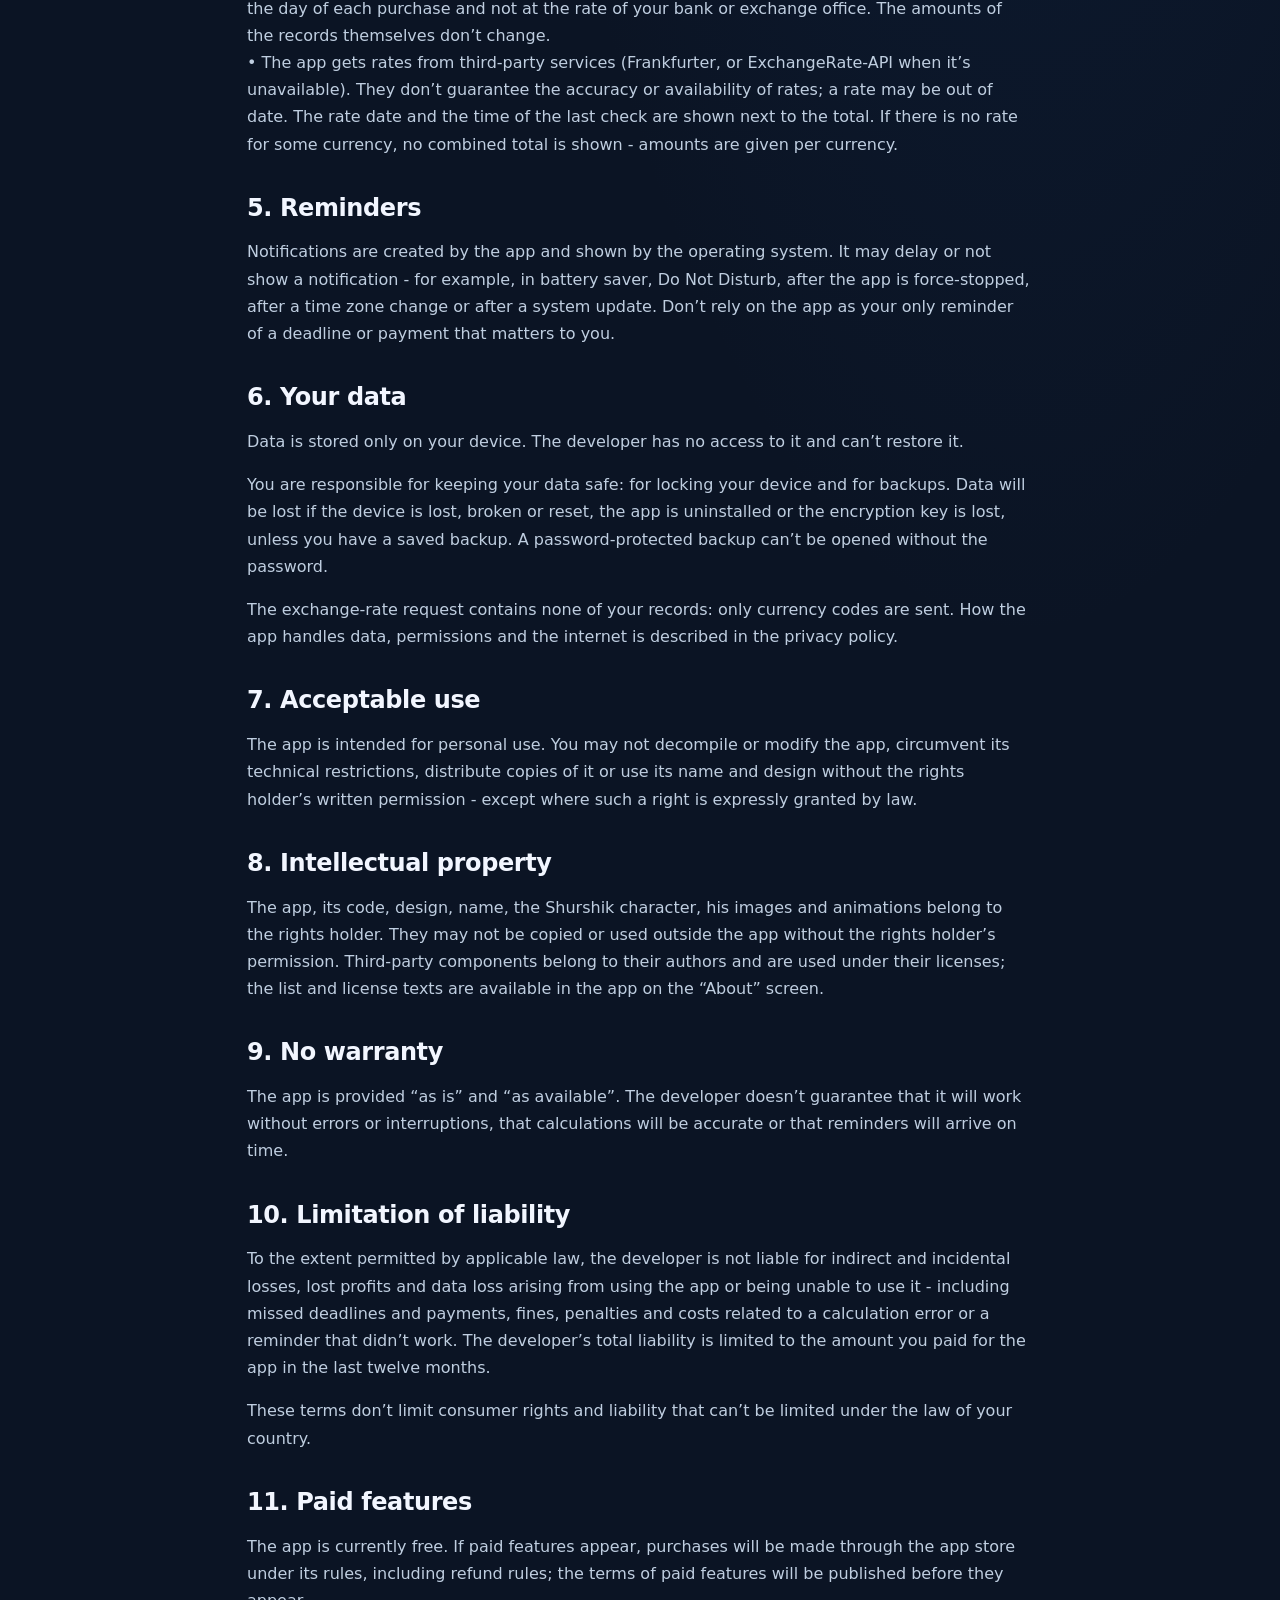
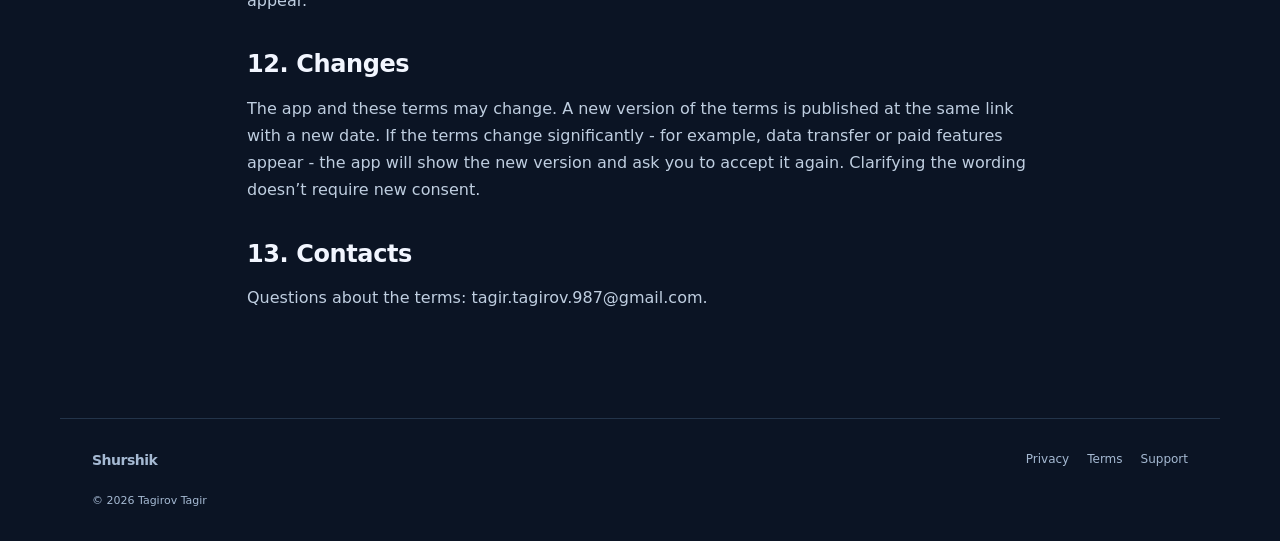
<file: docs/en/terms.html>
<!doctype html><html lang="en"><head><meta charset="utf-8"><meta name="viewport" content="width=device-width, initial-scale=1"><title>Terms of use - Shurshik</title><meta name="description" content="Deadlines, expenses, bills and savings in one Android app. The official Shurshik website."><meta name="theme-color" content="#091424"><link rel="icon" href="../images/favicon.png" type="image/png"><link rel="stylesheet" href="../style.css"><script src="../interactions.js?v=3" defer></script><link rel="canonical" href="https://evigr.github.io/byt-pod-kontrolem-site/en/terms.html"><link rel="alternate" hreflang="ru" href="https://evigr.github.io/byt-pod-kontrolem-site/terms.html"><link rel="alternate" hreflang="en" href="https://evigr.github.io/byt-pod-kontrolem-site/en/terms.html"><link rel="alternate" hreflang="vi" href="https://evigr.github.io/byt-pod-kontrolem-site/vi/terms.html"><link rel="alternate" hreflang="x-default" href="https://evigr.github.io/byt-pod-kontrolem-site/terms.html"></head><body><header><a class="brand" href="./"><img class="brand-icon" src="../images/icon.png" width="40" height="40" alt=""> Shurshik</a><nav aria-label="Main navigation"><a href="./#features">Features</a><a href="support.html">Support</a></nav><details class="language-picker"><summary aria-label="Website language"><span aria-hidden="true">◎</span> English <span class="language-chevron" aria-hidden="true">⌄</span></summary><nav class="languages" aria-label="Website language"><a href="../terms.html" lang="ru" hreflang="ru">Русский</a><a href="../en/terms.html" lang="en" hreflang="en" aria-current="page">English</a><a href="../vi/terms.html" lang="vi" hreflang="vi">Tiếng Việt</a></nav></details></header><main class="document"><a class="back" href="./">← Home</a><h1>Terms of Use of the “Shurshik - home under control” app</h1><p>Effective date: 15 October 2026.</p><p>Rights holder and developer: Tagirov Tagir. Contact: tagir.tagirov.987@gmail.com</p><p>This is a translation. If it differs from the Russian original, the Russian original prevails.</p><h2>1. Accepting the terms</h2><p>On first launch the app shows these terms and asks you to accept them; without that its sections are unavailable. If you don’t agree with the terms, don’t use the app and uninstall it. Your consent is stored on your device together with the date and the terms version number and is not sent anywhere.</p><h2>2. What the app is</h2><p>“Shurshik - home under control” (“Shurshik”) is a personal record-keeping tool: household deadlines, recurring payments, expenses and meter readings. The app stores information you entered yourself, counts days and amounts and creates reminders on your device.</p><p>The app is not connected to banks, payment systems, service providers, insurance companies or government bodies, receives no information from them and makes no payments. The only thing the app receives from the internet is reference exchange rates (section 4).</p><h2>3. This is not advice</h2><p>The app gives no legal, immigration, financial, tax, investment or medical advice and no advice on product safety.</p><p>• The permitted length of stay and the validity of a visa, insurance, lease or other documents are determined by the documents themselves and by law. The app doesn’t know these rules and counts days only from the date you entered.<br>• The “time since” counter says nothing about whether a product, medicine or consumable is still fit for use.</p><p>Make decisions with legal or financial consequences for you based on the original documents and, if needed, with a qualified specialist.</p><h2>4. Calculations</h2><p>Amounts and calculations in the app are for reference only.</p><p>• The meter cost estimate uses the tariff or tiers you entered yourself. Tiers apply to the usage between two consecutive readings; taxes, fees and recalculations are not counted separately. The provider’s bill may differ.<br>• Expense totals include only the records you entered.<br>• The daily limit, the “Set aside” amount and Shurshik’s budget hints are simple arithmetic on the budget, expenses and payments you entered yourself. They are not advice on how to manage your money; payments that aren’t in the app aren’t counted.<br>• The combined total of expenses in different currencies is an approximate estimate. All expenses of the selected period are converted at the last saved reference rate, not at the rate on the day of each purchase and not at the rate of your bank or exchange office. The amounts of the records themselves don’t change.<br>• The app gets rates from third-party services (Frankfurter, or ExchangeRate-API when it’s unavailable). They don’t guarantee the accuracy or availability of rates; a rate may be out of date. The rate date and the time of the last check are shown next to the total. If there is no rate for some currency, no combined total is shown - amounts are given per currency.</p><h2>5. Reminders</h2><p>Notifications are created by the app and shown by the operating system. It may delay or not show a notification - for example, in battery saver, Do Not Disturb, after the app is force-stopped, after a time zone change or after a system update. Don’t rely on the app as your only reminder of a deadline or payment that matters to you.</p><h2>6. Your data</h2><p>Data is stored only on your device. The developer has no access to it and can’t restore it.</p><p>You are responsible for keeping your data safe: for locking your device and for backups. Data will be lost if the device is lost, broken or reset, the app is uninstalled or the encryption key is lost, unless you have a saved backup. A password-protected backup can’t be opened without the password.</p><p>The exchange-rate request contains none of your records: only currency codes are sent. How the app handles data, permissions and the internet is described in the privacy policy.</p><h2>7. Acceptable use</h2><p>The app is intended for personal use. You may not decompile or modify the app, circumvent its technical restrictions, distribute copies of it or use its name and design without the rights holder’s written permission - except where such a right is expressly granted by law.</p><h2>8. Intellectual property</h2><p>The app, its code, design, name, the Shurshik character, his images and animations belong to the rights holder. They may not be copied or used outside the app without the rights holder’s permission. Third-party components belong to their authors and are used under their licenses; the list and license texts are available in the app on the “About” screen.</p><h2>9. No warranty</h2><p>The app is provided “as is” and “as available”. The developer doesn’t guarantee that it will work without errors or interruptions, that calculations will be accurate or that reminders will arrive on time.</p><h2>10. Limitation of liability</h2><p>To the extent permitted by applicable law, the developer is not liable for indirect and incidental losses, lost profits and data loss arising from using the app or being unable to use it - including missed deadlines and payments, fines, penalties and costs related to a calculation error or a reminder that didn’t work. The developer’s total liability is limited to the amount you paid for the app in the last twelve months.</p><p>These terms don’t limit consumer rights and liability that can’t be limited under the law of your country.</p><h2>11. Paid features</h2><p>The app is currently free. If paid features appear, purchases will be made through the app store under its rules, including refund rules; the terms of paid features will be published before they appear.</p><h2>12. Changes</h2><p>The app and these terms may change. A new version of the terms is published at the same link with a new date. If the terms change significantly - for example, data transfer or paid features appear - the app will show the new version and ask you to accept it again. Clarifying the wording doesn’t require new consent.</p><h2>13. Contacts</h2><p>Questions about the terms: tagir.tagirov.987@gmail.com.</p></main><footer><a class="brand" href="./">Shurshik</a><div><a href="privacy.html">Privacy</a><a href="terms.html">Terms</a><a href="support.html">Support</a></div><p>© 2026 Tagirov Tagir</p></footer></body></html>
</file>
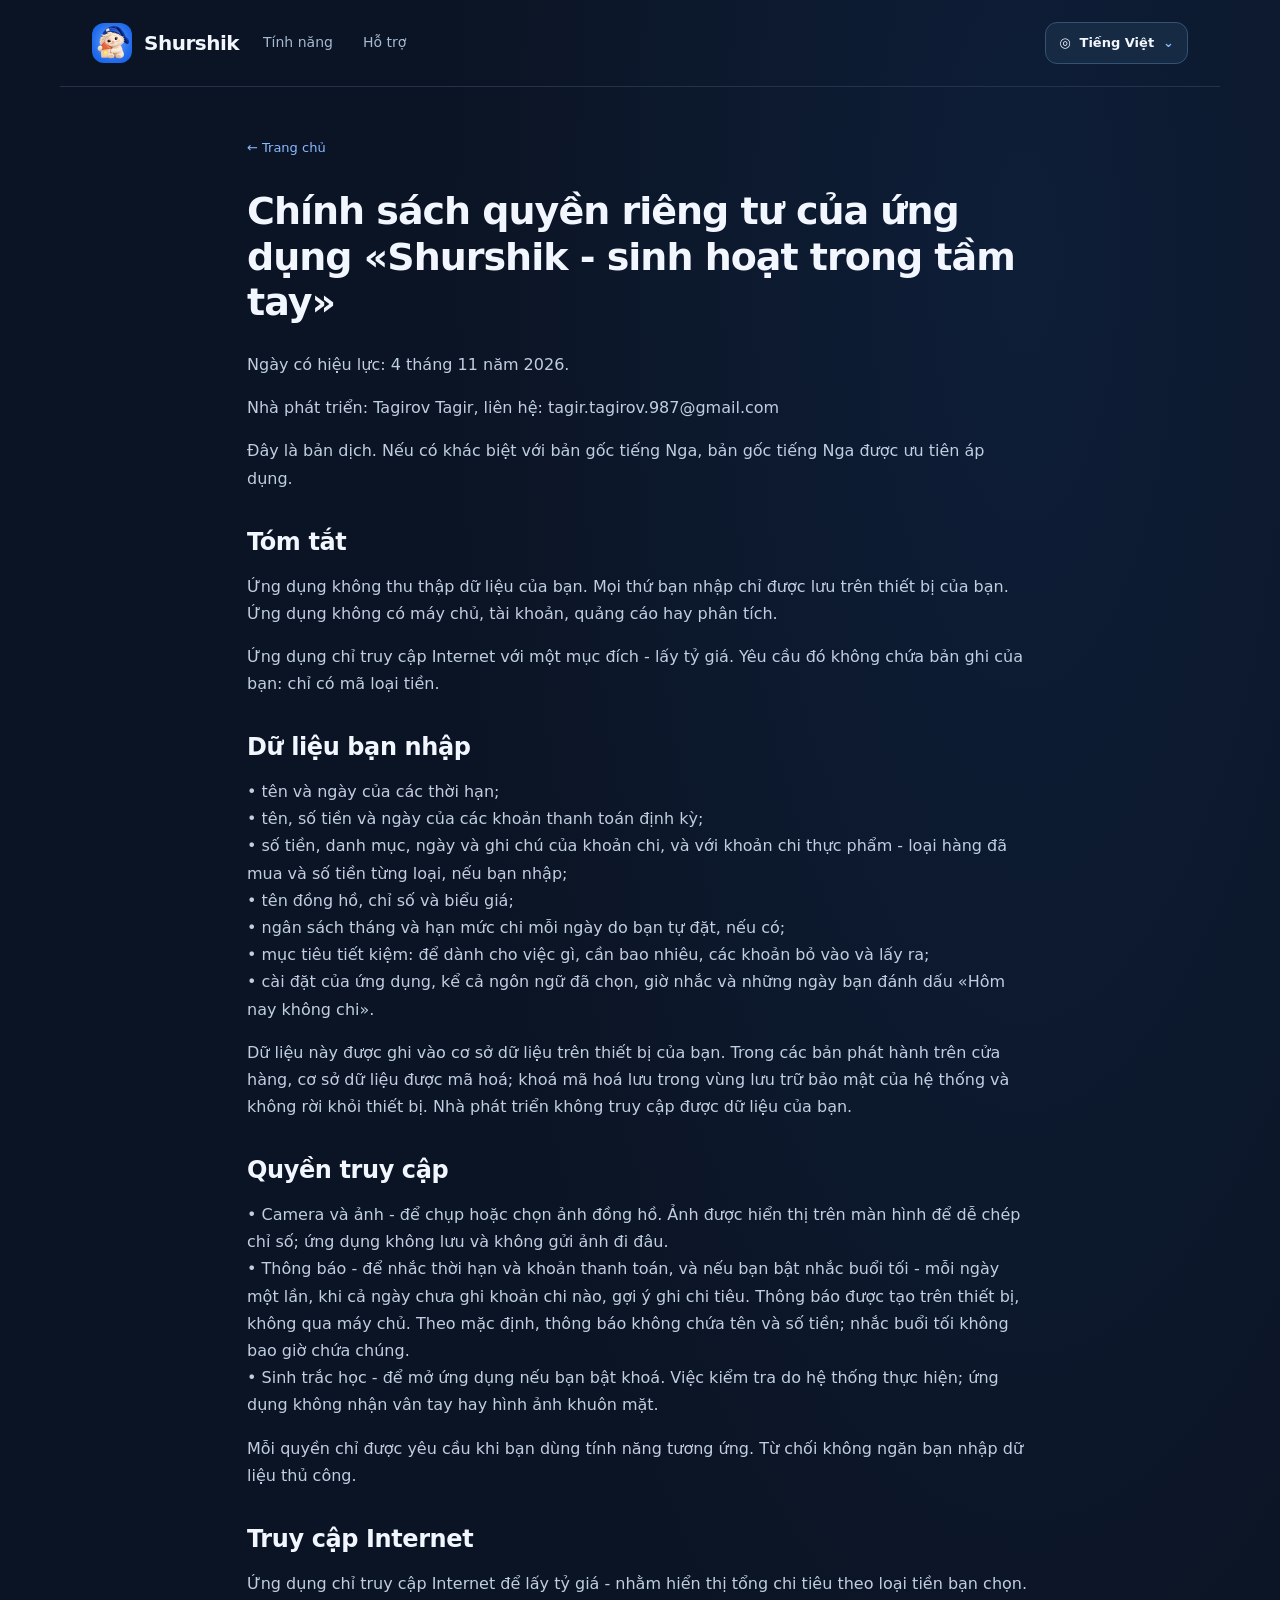
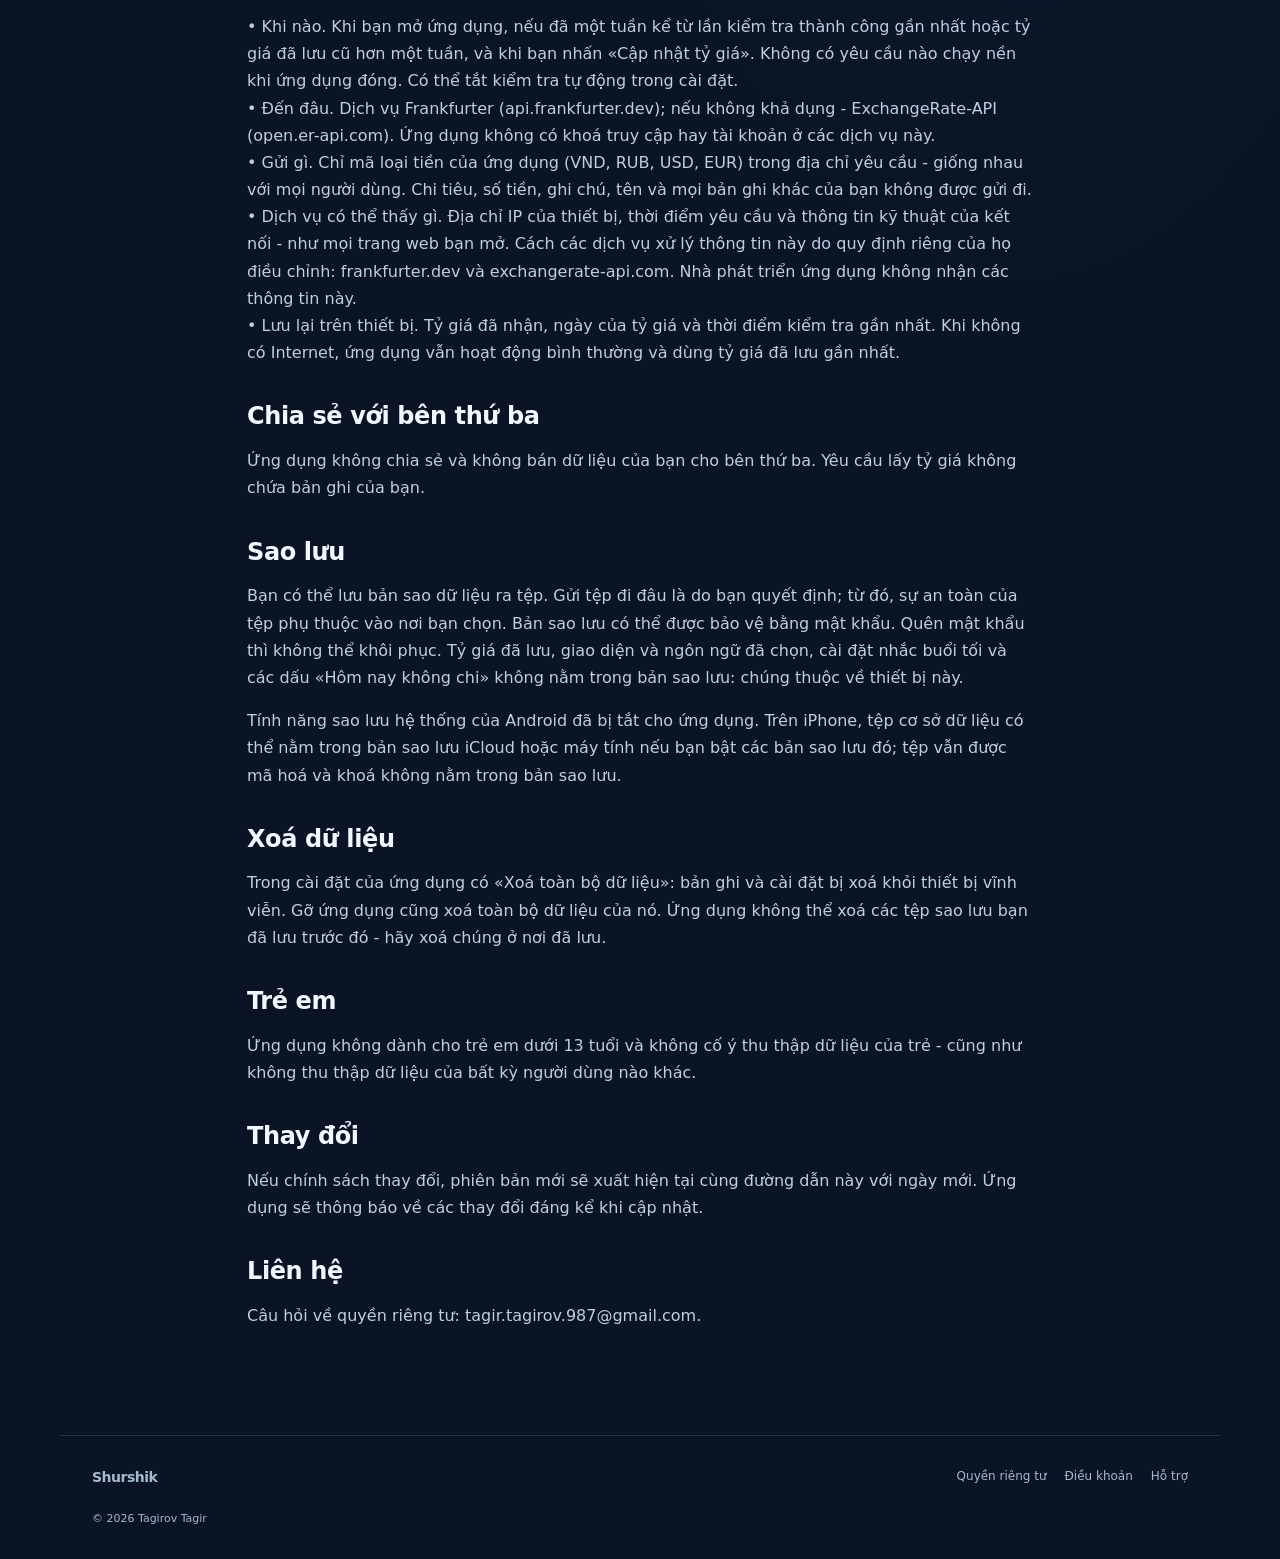
<file: docs/vi/privacy.html>
<!doctype html><html lang="vi"><head><meta charset="utf-8"><meta name="viewport" content="width=device-width, initial-scale=1"><title>Chính sách quyền riêng tư - Shurshik</title><meta name="description" content="Thời hạn, chi tiêu, hóa đơn và tiết kiệm trong một ứng dụng Android. Trang web chính thức của Shurshik."><meta name="theme-color" content="#091424"><link rel="icon" href="../images/favicon.png" type="image/png"><link rel="stylesheet" href="../style.css"><script src="../interactions.js?v=3" defer></script><link rel="canonical" href="https://evigr.github.io/byt-pod-kontrolem-site/vi/privacy.html"><link rel="alternate" hreflang="ru" href="https://evigr.github.io/byt-pod-kontrolem-site/privacy.html"><link rel="alternate" hreflang="en" href="https://evigr.github.io/byt-pod-kontrolem-site/en/privacy.html"><link rel="alternate" hreflang="vi" href="https://evigr.github.io/byt-pod-kontrolem-site/vi/privacy.html"><link rel="alternate" hreflang="x-default" href="https://evigr.github.io/byt-pod-kontrolem-site/privacy.html"></head><body><header><a class="brand" href="./"><img class="brand-icon" src="../images/icon.png" width="40" height="40" alt=""> Shurshik</a><nav aria-label="Điều hướng chính"><a href="./#features">Tính năng</a><a href="support.html">Hỗ trợ</a></nav><details class="language-picker"><summary aria-label="Ngôn ngữ trang web"><span aria-hidden="true">◎</span> Tiếng Việt <span class="language-chevron" aria-hidden="true">⌄</span></summary><nav class="languages" aria-label="Ngôn ngữ trang web"><a href="../privacy.html" lang="ru" hreflang="ru">Русский</a><a href="../en/privacy.html" lang="en" hreflang="en">English</a><a href="../vi/privacy.html" lang="vi" hreflang="vi" aria-current="page">Tiếng Việt</a></nav></details></header><main class="document"><a class="back" href="./">← Trang chủ</a><h1>Chính sách quyền riêng tư của ứng dụng «Shurshik - sinh hoạt trong tầm tay»</h1><p>Ngày có hiệu lực: 4 tháng 11 năm 2026.</p><p>Nhà phát triển: Tagirov Tagir, liên hệ: tagir.tagirov.987@gmail.com</p><p>Đây là bản dịch. Nếu có khác biệt với bản gốc tiếng Nga, bản gốc tiếng Nga được ưu tiên áp dụng.</p><h2>Tóm tắt</h2><p>Ứng dụng không thu thập dữ liệu của bạn. Mọi thứ bạn nhập chỉ được lưu trên thiết bị của bạn. Ứng dụng không có máy chủ, tài khoản, quảng cáo hay phân tích.</p><p>Ứng dụng chỉ truy cập Internet với một mục đích - lấy tỷ giá. Yêu cầu đó không chứa bản ghi của bạn: chỉ có mã loại tiền.</p><h2>Dữ liệu bạn nhập</h2><p>• tên và ngày của các thời hạn;<br>• tên, số tiền và ngày của các khoản thanh toán định kỳ;<br>• số tiền, danh mục, ngày và ghi chú của khoản chi, và với khoản chi thực phẩm - loại hàng đã mua và số tiền từng loại, nếu bạn nhập;<br>• tên đồng hồ, chỉ số và biểu giá;<br>• ngân sách tháng và hạn mức chi mỗi ngày do bạn tự đặt, nếu có;<br>• mục tiêu tiết kiệm: để dành cho việc gì, cần bao nhiêu, các khoản bỏ vào và lấy ra;<br>• cài đặt của ứng dụng, kể cả ngôn ngữ đã chọn, giờ nhắc và những ngày bạn đánh dấu «Hôm nay không chi».</p><p>Dữ liệu này được ghi vào cơ sở dữ liệu trên thiết bị của bạn. Trong các bản phát hành trên cửa hàng, cơ sở dữ liệu được mã hoá; khoá mã hoá lưu trong vùng lưu trữ bảo mật của hệ thống và không rời khỏi thiết bị. Nhà phát triển không truy cập được dữ liệu của bạn.</p><h2>Quyền truy cập</h2><p>• Camera và ảnh - để chụp hoặc chọn ảnh đồng hồ. Ảnh được hiển thị trên màn hình để dễ chép chỉ số; ứng dụng không lưu và không gửi ảnh đi đâu.<br>• Thông báo - để nhắc thời hạn và khoản thanh toán, và nếu bạn bật nhắc buổi tối - mỗi ngày một lần, khi cả ngày chưa ghi khoản chi nào, gợi ý ghi chi tiêu. Thông báo được tạo trên thiết bị, không qua máy chủ. Theo mặc định, thông báo không chứa tên và số tiền; nhắc buổi tối không bao giờ chứa chúng.<br>• Sinh trắc học - để mở ứng dụng nếu bạn bật khoá. Việc kiểm tra do hệ thống thực hiện; ứng dụng không nhận vân tay hay hình ảnh khuôn mặt.</p><p>Mỗi quyền chỉ được yêu cầu khi bạn dùng tính năng tương ứng. Từ chối không ngăn bạn nhập dữ liệu thủ công.</p><h2>Truy cập Internet</h2><p>Ứng dụng chỉ truy cập Internet để lấy tỷ giá - nhằm hiển thị tổng chi tiêu theo loại tiền bạn chọn.</p><p>• Khi nào. Khi bạn mở ứng dụng, nếu đã một tuần kể từ lần kiểm tra thành công gần nhất hoặc tỷ giá đã lưu cũ hơn một tuần, và khi bạn nhấn «Cập nhật tỷ giá». Không có yêu cầu nào chạy nền khi ứng dụng đóng. Có thể tắt kiểm tra tự động trong cài đặt.<br>• Đến đâu. Dịch vụ Frankfurter (api.frankfurter.dev); nếu không khả dụng - ExchangeRate-API (open.er-api.com). Ứng dụng không có khoá truy cập hay tài khoản ở các dịch vụ này.<br>• Gửi gì. Chỉ mã loại tiền của ứng dụng (VND, RUB, USD, EUR) trong địa chỉ yêu cầu - giống nhau với mọi người dùng. Chi tiêu, số tiền, ghi chú, tên và mọi bản ghi khác của bạn không được gửi đi.<br>• Dịch vụ có thể thấy gì. Địa chỉ IP của thiết bị, thời điểm yêu cầu và thông tin kỹ thuật của kết nối - như mọi trang web bạn mở. Cách các dịch vụ xử lý thông tin này do quy định riêng của họ điều chỉnh: frankfurter.dev và exchangerate-api.com. Nhà phát triển ứng dụng không nhận các thông tin này.<br>• Lưu lại trên thiết bị. Tỷ giá đã nhận, ngày của tỷ giá và thời điểm kiểm tra gần nhất. Khi không có Internet, ứng dụng vẫn hoạt động bình thường và dùng tỷ giá đã lưu gần nhất.</p><h2>Chia sẻ với bên thứ ba</h2><p>Ứng dụng không chia sẻ và không bán dữ liệu của bạn cho bên thứ ba. Yêu cầu lấy tỷ giá không chứa bản ghi của bạn.</p><h2>Sao lưu</h2><p>Bạn có thể lưu bản sao dữ liệu ra tệp. Gửi tệp đi đâu là do bạn quyết định; từ đó, sự an toàn của tệp phụ thuộc vào nơi bạn chọn. Bản sao lưu có thể được bảo vệ bằng mật khẩu. Quên mật khẩu thì không thể khôi phục. Tỷ giá đã lưu, giao diện và ngôn ngữ đã chọn, cài đặt nhắc buổi tối và các dấu «Hôm nay không chi» không nằm trong bản sao lưu: chúng thuộc về thiết bị này.</p><p>Tính năng sao lưu hệ thống của Android đã bị tắt cho ứng dụng. Trên iPhone, tệp cơ sở dữ liệu có thể nằm trong bản sao lưu iCloud hoặc máy tính nếu bạn bật các bản sao lưu đó; tệp vẫn được mã hoá và khoá không nằm trong bản sao lưu.</p><h2>Xoá dữ liệu</h2><p>Trong cài đặt của ứng dụng có «Xoá toàn bộ dữ liệu»: bản ghi và cài đặt bị xoá khỏi thiết bị vĩnh viễn. Gỡ ứng dụng cũng xoá toàn bộ dữ liệu của nó. Ứng dụng không thể xoá các tệp sao lưu bạn đã lưu trước đó - hãy xoá chúng ở nơi đã lưu.</p><h2>Trẻ em</h2><p>Ứng dụng không dành cho trẻ em dưới 13 tuổi và không cố ý thu thập dữ liệu của trẻ - cũng như không thu thập dữ liệu của bất kỳ người dùng nào khác.</p><h2>Thay đổi</h2><p>Nếu chính sách thay đổi, phiên bản mới sẽ xuất hiện tại cùng đường dẫn này với ngày mới. Ứng dụng sẽ thông báo về các thay đổi đáng kể khi cập nhật.</p><h2>Liên hệ</h2><p>Câu hỏi về quyền riêng tư: tagir.tagirov.987@gmail.com.</p></main><footer><a class="brand" href="./">Shurshik</a><div><a href="privacy.html">Quyền riêng tư</a><a href="terms.html">Điều khoản</a><a href="support.html">Hỗ trợ</a></div><p>© 2026 Tagirov Tagir</p></footer></body></html>
</file>
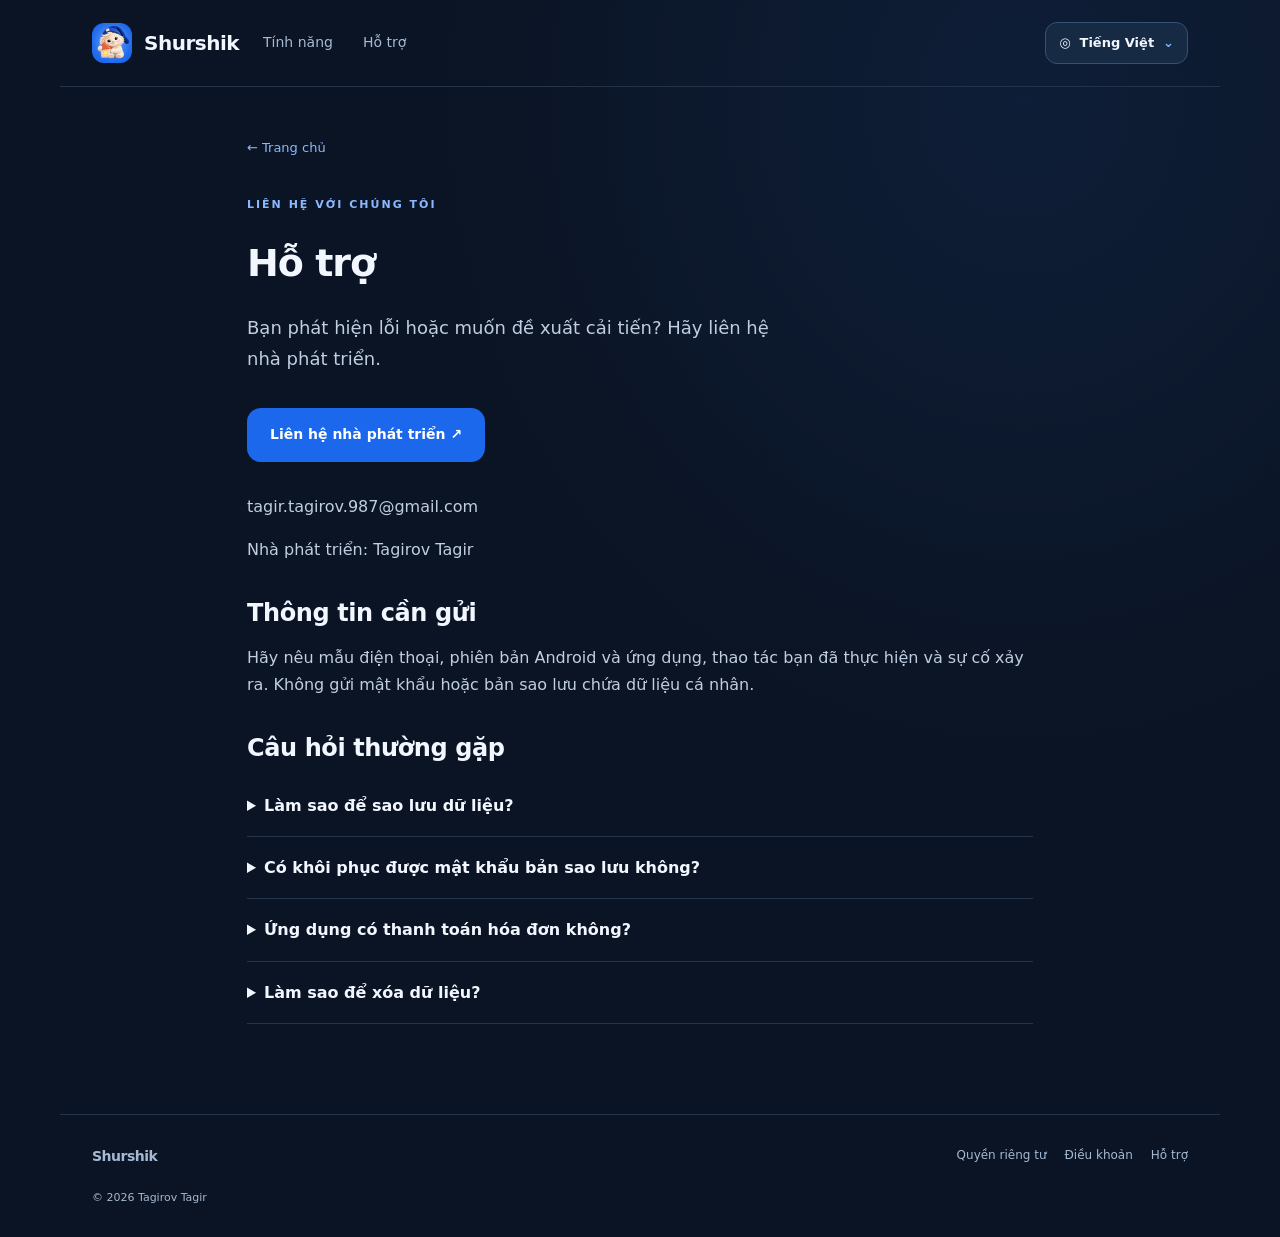
<file: docs/vi/support.html>
<!doctype html><html lang="vi"><head><meta charset="utf-8"><meta name="viewport" content="width=device-width, initial-scale=1"><title>Hỗ trợ - Shurshik</title><meta name="description" content="Thời hạn, chi tiêu, hóa đơn và tiết kiệm trong một ứng dụng Android. Trang web chính thức của Shurshik."><meta name="theme-color" content="#091424"><link rel="icon" href="../images/favicon.png" type="image/png"><link rel="stylesheet" href="../style.css"><script src="../interactions.js?v=3" defer></script><link rel="canonical" href="https://evigr.github.io/byt-pod-kontrolem-site/vi/support.html"><link rel="alternate" hreflang="ru" href="https://evigr.github.io/byt-pod-kontrolem-site/support.html"><link rel="alternate" hreflang="en" href="https://evigr.github.io/byt-pod-kontrolem-site/en/support.html"><link rel="alternate" hreflang="vi" href="https://evigr.github.io/byt-pod-kontrolem-site/vi/support.html"><link rel="alternate" hreflang="x-default" href="https://evigr.github.io/byt-pod-kontrolem-site/support.html"></head><body><header><a class="brand" href="./"><img class="brand-icon" src="../images/icon.png" width="40" height="40" alt=""> Shurshik</a><nav aria-label="Điều hướng chính"><a href="./#features">Tính năng</a><a href="support.html">Hỗ trợ</a></nav><details class="language-picker"><summary aria-label="Ngôn ngữ trang web"><span aria-hidden="true">◎</span> Tiếng Việt <span class="language-chevron" aria-hidden="true">⌄</span></summary><nav class="languages" aria-label="Ngôn ngữ trang web"><a href="../support.html" lang="ru" hreflang="ru">Русский</a><a href="../en/support.html" lang="en" hreflang="en">English</a><a href="../vi/support.html" lang="vi" hreflang="vi" aria-current="page">Tiếng Việt</a></nav></details></header><main class="document"><a class="back" href="./">← Trang chủ</a><span class="eyebrow">LIÊN HỆ VỚI CHÚNG TÔI</span><h1>Hỗ trợ</h1><p class="lead">Bạn phát hiện lỗi hoặc muốn đề xuất cải tiến? Hãy liên hệ nhà phát triển.</p><a class="button" href="mailto:tagir.tagirov.987@gmail.com?subject=Shurshik%20feedback">Liên hệ nhà phát triển ↗</a><p>tagir.tagirov.987@gmail.com</p><p>Nhà phát triển: Tagirov Tagir</p><h2>Thông tin cần gửi</h2><p>Hãy nêu mẫu điện thoại, phiên bản Android và ứng dụng, thao tác bạn đã thực hiện và sự cố xảy ra. Không gửi mật khẩu hoặc bản sao lưu chứa dữ liệu cá nhân.</p><h2>Câu hỏi thường gặp</h2><details><summary>Làm sao để sao lưu dữ liệu?</summary><p>Tạo bản sao lưu trong phần Cài đặt của ứng dụng. Lưu tệp ở nơi an toàn và đặt mật khẩu nếu cần.</p></details><details><summary>Có khôi phục được mật khẩu bản sao lưu không?</summary><p>Không. Nhà phát triển không có quyền truy cập dữ liệu của bạn và không thể khôi phục mật khẩu.</p></details><details><summary>Ứng dụng có thanh toán hóa đơn không?</summary><p>Không. Ứng dụng giúp ghi chép. Đánh dấu đã thanh toán không thực hiện chuyển khoản ngân hàng.</p></details><details><summary>Làm sao để xóa dữ liệu?</summary><p>Chọn «Xóa toàn bộ dữ liệu» trong Cài đặt của ứng dụng. Các tệp sao lưu đã lưu riêng cần được xóa tại nơi lưu trữ.</p></details></main><footer><a class="brand" href="./">Shurshik</a><div><a href="privacy.html">Quyền riêng tư</a><a href="terms.html">Điều khoản</a><a href="support.html">Hỗ trợ</a></div><p>© 2026 Tagirov Tagir</p></footer></body></html>
</file>
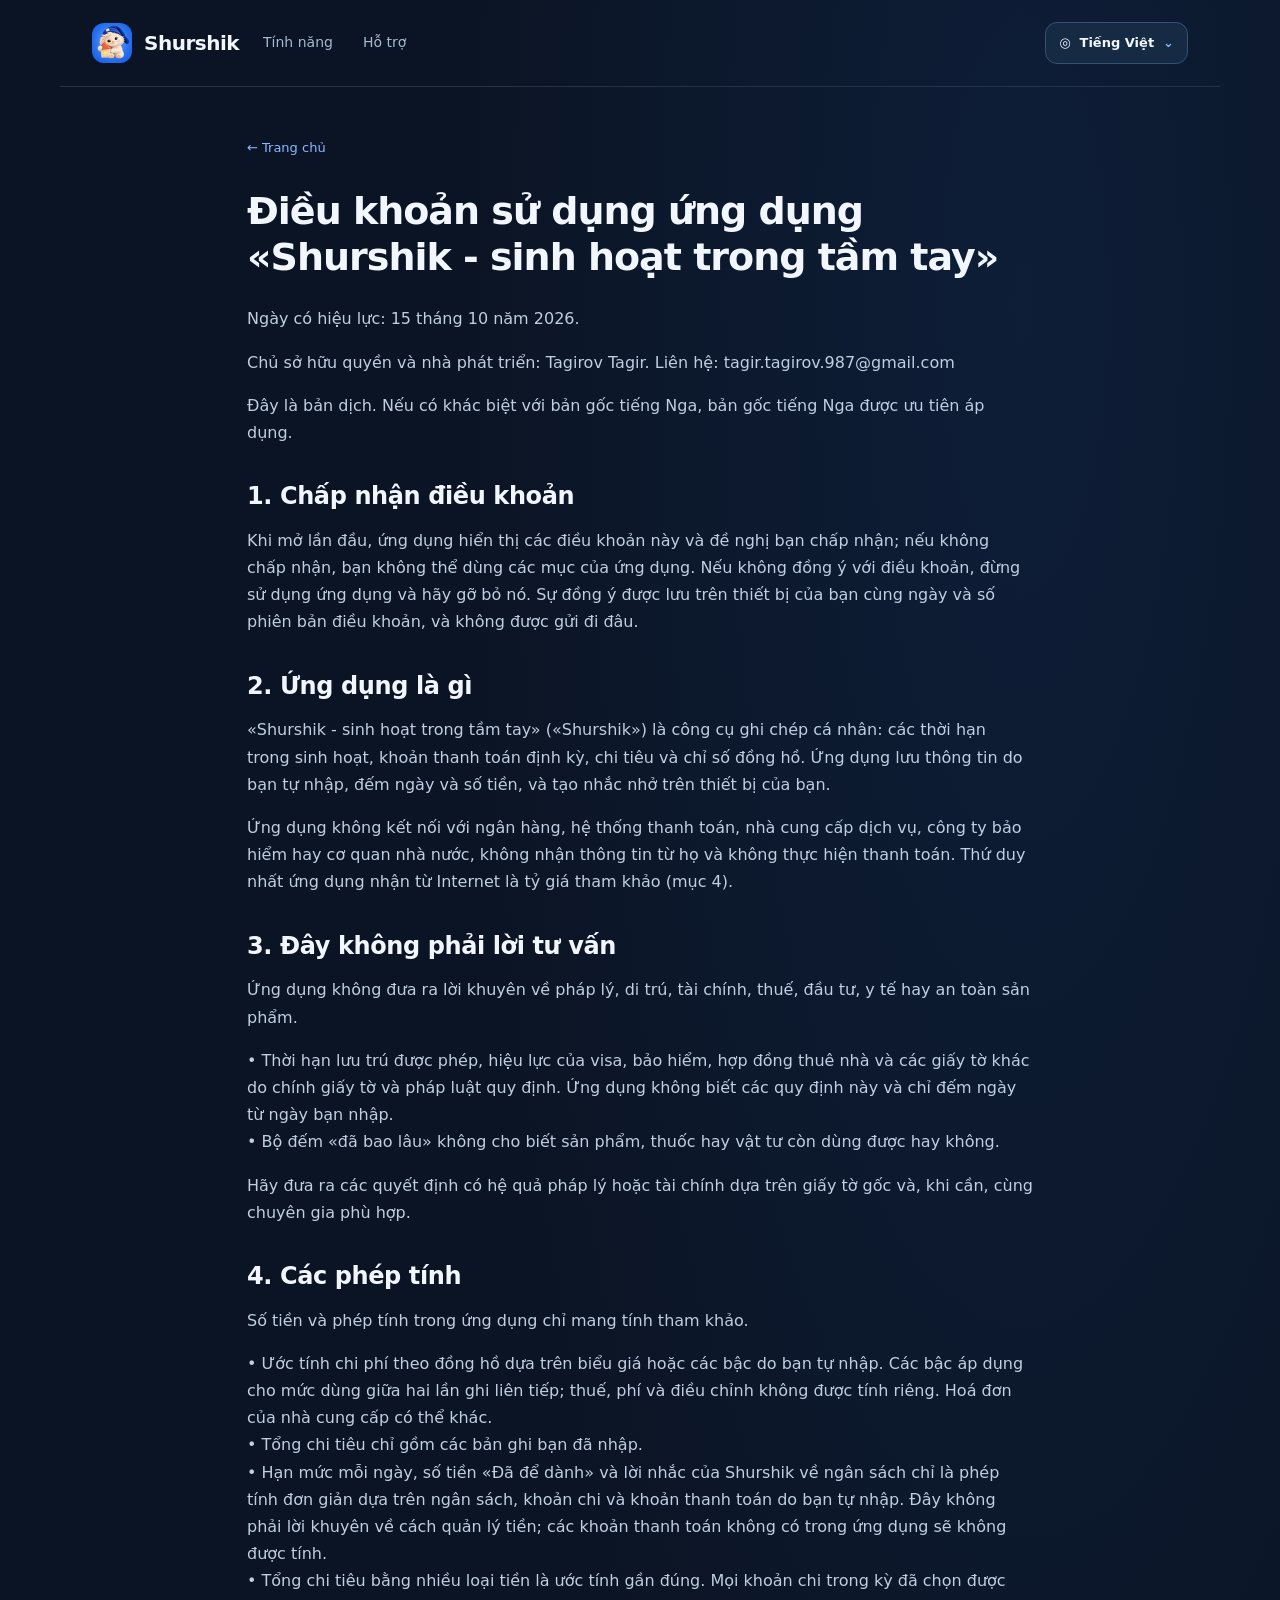
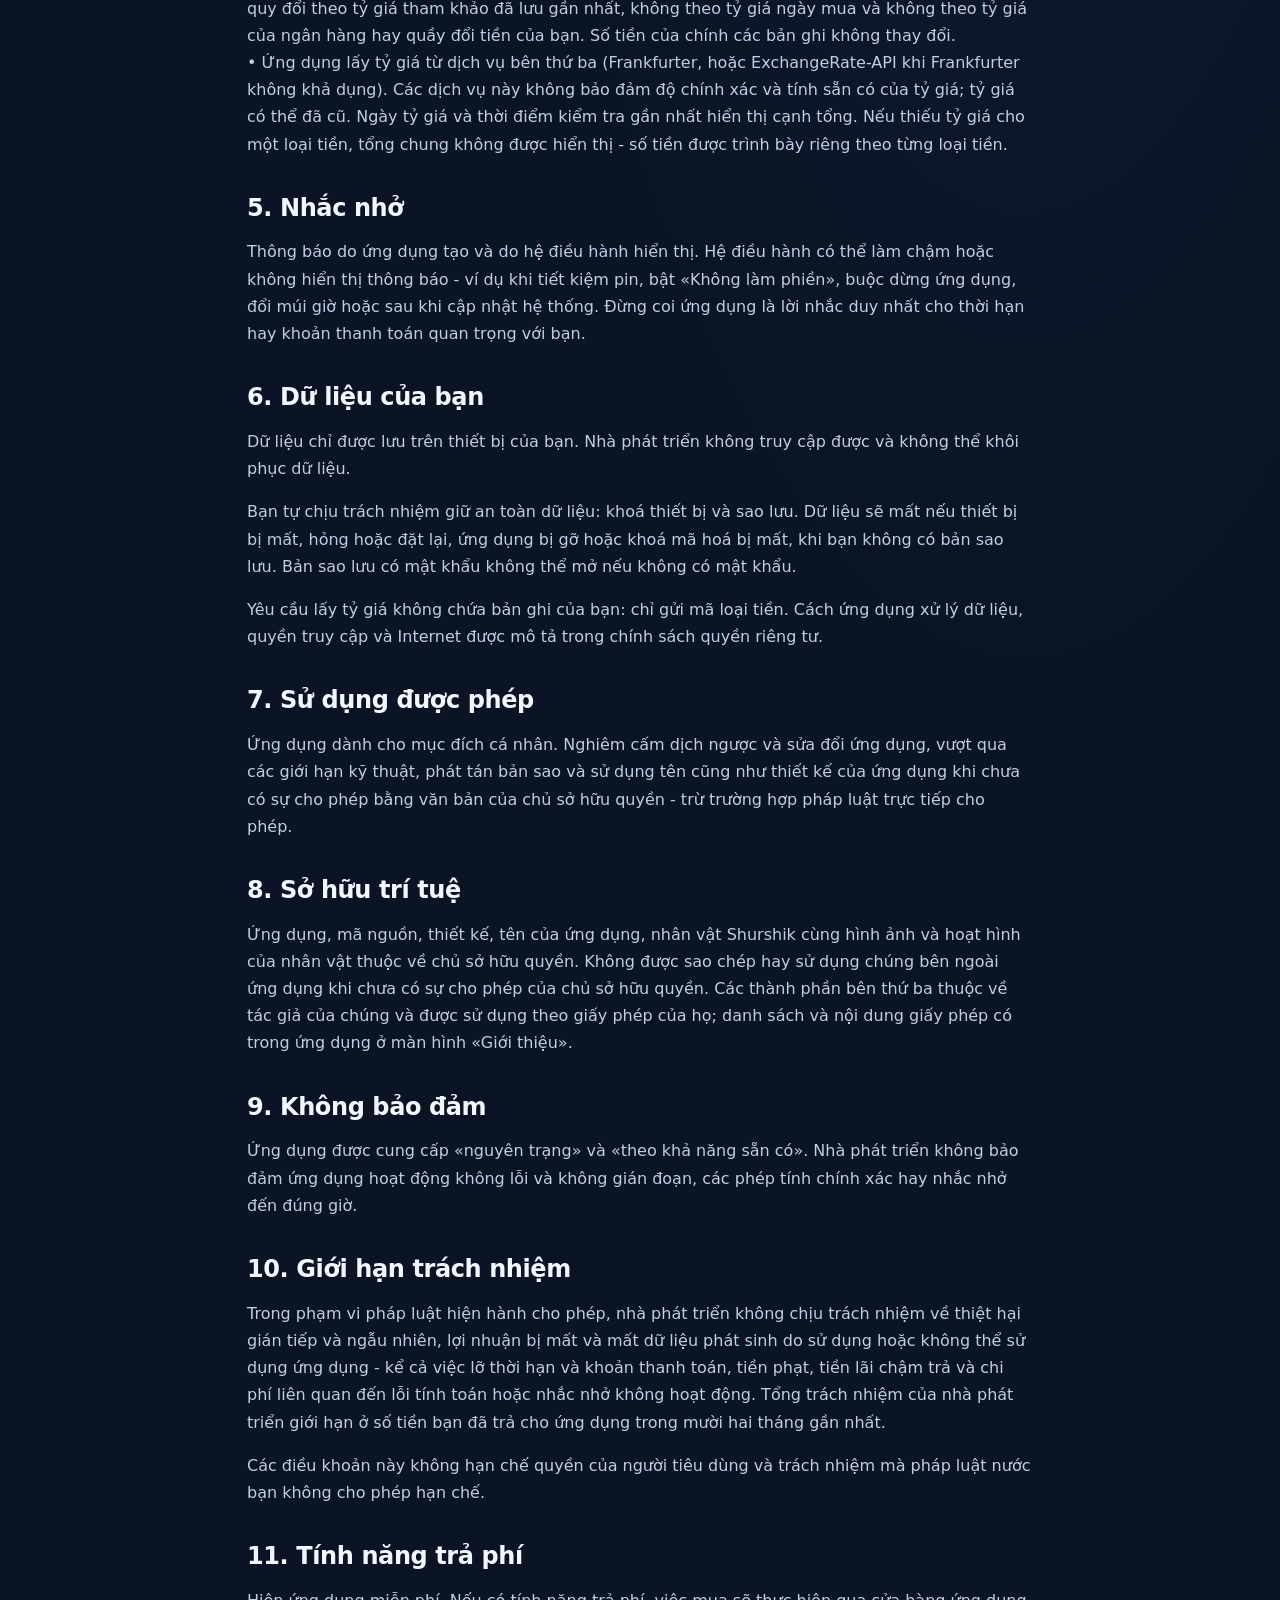
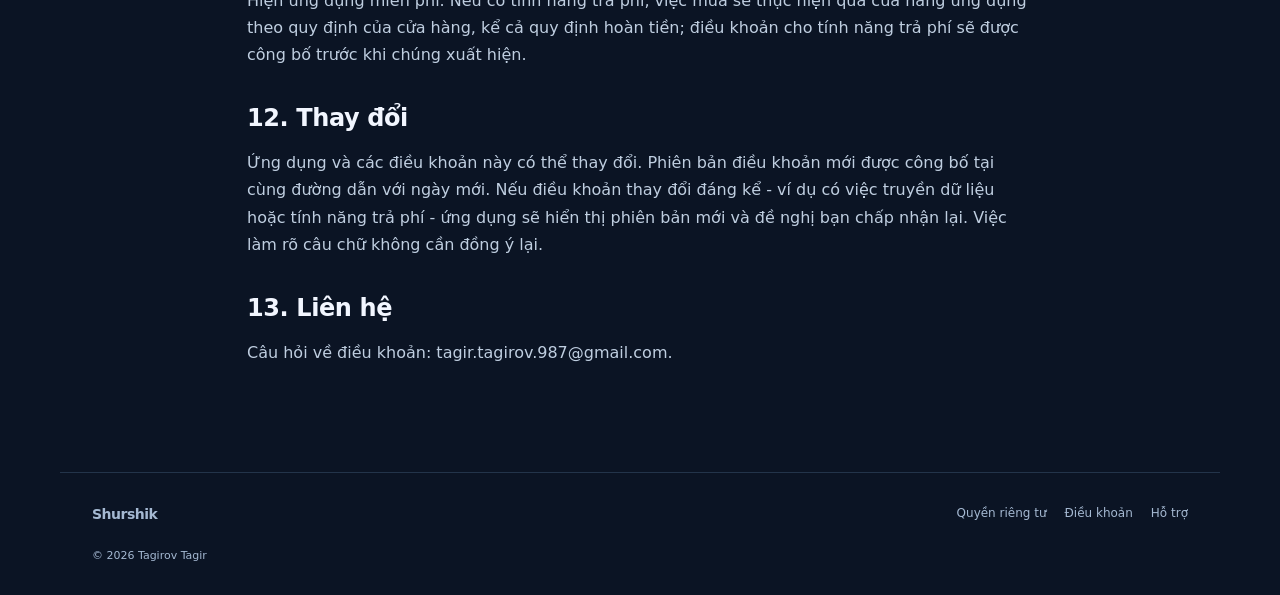
<file: docs/vi/terms.html>
<!doctype html><html lang="vi"><head><meta charset="utf-8"><meta name="viewport" content="width=device-width, initial-scale=1"><title>Điều khoản sử dụng - Shurshik</title><meta name="description" content="Thời hạn, chi tiêu, hóa đơn và tiết kiệm trong một ứng dụng Android. Trang web chính thức của Shurshik."><meta name="theme-color" content="#091424"><link rel="icon" href="../images/favicon.png" type="image/png"><link rel="stylesheet" href="../style.css"><script src="../interactions.js?v=3" defer></script><link rel="canonical" href="https://evigr.github.io/byt-pod-kontrolem-site/vi/terms.html"><link rel="alternate" hreflang="ru" href="https://evigr.github.io/byt-pod-kontrolem-site/terms.html"><link rel="alternate" hreflang="en" href="https://evigr.github.io/byt-pod-kontrolem-site/en/terms.html"><link rel="alternate" hreflang="vi" href="https://evigr.github.io/byt-pod-kontrolem-site/vi/terms.html"><link rel="alternate" hreflang="x-default" href="https://evigr.github.io/byt-pod-kontrolem-site/terms.html"></head><body><header><a class="brand" href="./"><img class="brand-icon" src="../images/icon.png" width="40" height="40" alt=""> Shurshik</a><nav aria-label="Điều hướng chính"><a href="./#features">Tính năng</a><a href="support.html">Hỗ trợ</a></nav><details class="language-picker"><summary aria-label="Ngôn ngữ trang web"><span aria-hidden="true">◎</span> Tiếng Việt <span class="language-chevron" aria-hidden="true">⌄</span></summary><nav class="languages" aria-label="Ngôn ngữ trang web"><a href="../terms.html" lang="ru" hreflang="ru">Русский</a><a href="../en/terms.html" lang="en" hreflang="en">English</a><a href="../vi/terms.html" lang="vi" hreflang="vi" aria-current="page">Tiếng Việt</a></nav></details></header><main class="document"><a class="back" href="./">← Trang chủ</a><h1>Điều khoản sử dụng ứng dụng «Shurshik - sinh hoạt trong tầm tay»</h1><p>Ngày có hiệu lực: 15 tháng 10 năm 2026.</p><p>Chủ sở hữu quyền và nhà phát triển: Tagirov Tagir. Liên hệ: tagir.tagirov.987@gmail.com</p><p>Đây là bản dịch. Nếu có khác biệt với bản gốc tiếng Nga, bản gốc tiếng Nga được ưu tiên áp dụng.</p><h2>1. Chấp nhận điều khoản</h2><p>Khi mở lần đầu, ứng dụng hiển thị các điều khoản này và đề nghị bạn chấp nhận; nếu không chấp nhận, bạn không thể dùng các mục của ứng dụng. Nếu không đồng ý với điều khoản, đừng sử dụng ứng dụng và hãy gỡ bỏ nó. Sự đồng ý được lưu trên thiết bị của bạn cùng ngày và số phiên bản điều khoản, và không được gửi đi đâu.</p><h2>2. Ứng dụng là gì</h2><p>«Shurshik - sinh hoạt trong tầm tay» («Shurshik») là công cụ ghi chép cá nhân: các thời hạn trong sinh hoạt, khoản thanh toán định kỳ, chi tiêu và chỉ số đồng hồ. Ứng dụng lưu thông tin do bạn tự nhập, đếm ngày và số tiền, và tạo nhắc nhở trên thiết bị của bạn.</p><p>Ứng dụng không kết nối với ngân hàng, hệ thống thanh toán, nhà cung cấp dịch vụ, công ty bảo hiểm hay cơ quan nhà nước, không nhận thông tin từ họ và không thực hiện thanh toán. Thứ duy nhất ứng dụng nhận từ Internet là tỷ giá tham khảo (mục 4).</p><h2>3. Đây không phải lời tư vấn</h2><p>Ứng dụng không đưa ra lời khuyên về pháp lý, di trú, tài chính, thuế, đầu tư, y tế hay an toàn sản phẩm.</p><p>• Thời hạn lưu trú được phép, hiệu lực của visa, bảo hiểm, hợp đồng thuê nhà và các giấy tờ khác do chính giấy tờ và pháp luật quy định. Ứng dụng không biết các quy định này và chỉ đếm ngày từ ngày bạn nhập.<br>• Bộ đếm «đã bao lâu» không cho biết sản phẩm, thuốc hay vật tư còn dùng được hay không.</p><p>Hãy đưa ra các quyết định có hệ quả pháp lý hoặc tài chính dựa trên giấy tờ gốc và, khi cần, cùng chuyên gia phù hợp.</p><h2>4. Các phép tính</h2><p>Số tiền và phép tính trong ứng dụng chỉ mang tính tham khảo.</p><p>• Ước tính chi phí theo đồng hồ dựa trên biểu giá hoặc các bậc do bạn tự nhập. Các bậc áp dụng cho mức dùng giữa hai lần ghi liên tiếp; thuế, phí và điều chỉnh không được tính riêng. Hoá đơn của nhà cung cấp có thể khác.<br>• Tổng chi tiêu chỉ gồm các bản ghi bạn đã nhập.<br>• Hạn mức mỗi ngày, số tiền «Đã để dành» và lời nhắc của Shurshik về ngân sách chỉ là phép tính đơn giản dựa trên ngân sách, khoản chi và khoản thanh toán do bạn tự nhập. Đây không phải lời khuyên về cách quản lý tiền; các khoản thanh toán không có trong ứng dụng sẽ không được tính.<br>• Tổng chi tiêu bằng nhiều loại tiền là ước tính gần đúng. Mọi khoản chi trong kỳ đã chọn được quy đổi theo tỷ giá tham khảo đã lưu gần nhất, không theo tỷ giá ngày mua và không theo tỷ giá của ngân hàng hay quầy đổi tiền của bạn. Số tiền của chính các bản ghi không thay đổi.<br>• Ứng dụng lấy tỷ giá từ dịch vụ bên thứ ba (Frankfurter, hoặc ExchangeRate-API khi Frankfurter không khả dụng). Các dịch vụ này không bảo đảm độ chính xác và tính sẵn có của tỷ giá; tỷ giá có thể đã cũ. Ngày tỷ giá và thời điểm kiểm tra gần nhất hiển thị cạnh tổng. Nếu thiếu tỷ giá cho một loại tiền, tổng chung không được hiển thị - số tiền được trình bày riêng theo từng loại tiền.</p><h2>5. Nhắc nhở</h2><p>Thông báo do ứng dụng tạo và do hệ điều hành hiển thị. Hệ điều hành có thể làm chậm hoặc không hiển thị thông báo - ví dụ khi tiết kiệm pin, bật «Không làm phiền», buộc dừng ứng dụng, đổi múi giờ hoặc sau khi cập nhật hệ thống. Đừng coi ứng dụng là lời nhắc duy nhất cho thời hạn hay khoản thanh toán quan trọng với bạn.</p><h2>6. Dữ liệu của bạn</h2><p>Dữ liệu chỉ được lưu trên thiết bị của bạn. Nhà phát triển không truy cập được và không thể khôi phục dữ liệu.</p><p>Bạn tự chịu trách nhiệm giữ an toàn dữ liệu: khoá thiết bị và sao lưu. Dữ liệu sẽ mất nếu thiết bị bị mất, hỏng hoặc đặt lại, ứng dụng bị gỡ hoặc khoá mã hoá bị mất, khi bạn không có bản sao lưu. Bản sao lưu có mật khẩu không thể mở nếu không có mật khẩu.</p><p>Yêu cầu lấy tỷ giá không chứa bản ghi của bạn: chỉ gửi mã loại tiền. Cách ứng dụng xử lý dữ liệu, quyền truy cập và Internet được mô tả trong chính sách quyền riêng tư.</p><h2>7. Sử dụng được phép</h2><p>Ứng dụng dành cho mục đích cá nhân. Nghiêm cấm dịch ngược và sửa đổi ứng dụng, vượt qua các giới hạn kỹ thuật, phát tán bản sao và sử dụng tên cũng như thiết kế của ứng dụng khi chưa có sự cho phép bằng văn bản của chủ sở hữu quyền - trừ trường hợp pháp luật trực tiếp cho phép.</p><h2>8. Sở hữu trí tuệ</h2><p>Ứng dụng, mã nguồn, thiết kế, tên của ứng dụng, nhân vật Shurshik cùng hình ảnh và hoạt hình của nhân vật thuộc về chủ sở hữu quyền. Không được sao chép hay sử dụng chúng bên ngoài ứng dụng khi chưa có sự cho phép của chủ sở hữu quyền. Các thành phần bên thứ ba thuộc về tác giả của chúng và được sử dụng theo giấy phép của họ; danh sách và nội dung giấy phép có trong ứng dụng ở màn hình «Giới thiệu».</p><h2>9. Không bảo đảm</h2><p>Ứng dụng được cung cấp «nguyên trạng» và «theo khả năng sẵn có». Nhà phát triển không bảo đảm ứng dụng hoạt động không lỗi và không gián đoạn, các phép tính chính xác hay nhắc nhở đến đúng giờ.</p><h2>10. Giới hạn trách nhiệm</h2><p>Trong phạm vi pháp luật hiện hành cho phép, nhà phát triển không chịu trách nhiệm về thiệt hại gián tiếp và ngẫu nhiên, lợi nhuận bị mất và mất dữ liệu phát sinh do sử dụng hoặc không thể sử dụng ứng dụng - kể cả việc lỡ thời hạn và khoản thanh toán, tiền phạt, tiền lãi chậm trả và chi phí liên quan đến lỗi tính toán hoặc nhắc nhở không hoạt động. Tổng trách nhiệm của nhà phát triển giới hạn ở số tiền bạn đã trả cho ứng dụng trong mười hai tháng gần nhất.</p><p>Các điều khoản này không hạn chế quyền của người tiêu dùng và trách nhiệm mà pháp luật nước bạn không cho phép hạn chế.</p><h2>11. Tính năng trả phí</h2><p>Hiện ứng dụng miễn phí. Nếu có tính năng trả phí, việc mua sẽ thực hiện qua cửa hàng ứng dụng theo quy định của cửa hàng, kể cả quy định hoàn tiền; điều khoản cho tính năng trả phí sẽ được công bố trước khi chúng xuất hiện.</p><h2>12. Thay đổi</h2><p>Ứng dụng và các điều khoản này có thể thay đổi. Phiên bản điều khoản mới được công bố tại cùng đường dẫn với ngày mới. Nếu điều khoản thay đổi đáng kể - ví dụ có việc truyền dữ liệu hoặc tính năng trả phí - ứng dụng sẽ hiển thị phiên bản mới và đề nghị bạn chấp nhận lại. Việc làm rõ câu chữ không cần đồng ý lại.</p><h2>13. Liên hệ</h2><p>Câu hỏi về điều khoản: tagir.tagirov.987@gmail.com.</p></main><footer><a class="brand" href="./">Shurshik</a><div><a href="privacy.html">Quyền riêng tư</a><a href="terms.html">Điều khoản</a><a href="support.html">Hỗ trợ</a></div><p>© 2026 Tagirov Tagir</p></footer></body></html>
</file>
<file: docs/style.css>
:root{color-scheme:dark;--bg:#091424;--panel:#14243a;--text:#f2f6ff;--muted:#a5b9d2;--blue:#59bcff;--line:#23344a}*{box-sizing:border-box}html{scroll-behavior:smooth;scroll-padding-top:30px}body{margin:0;background:var(--bg);color:var(--text);font:16px/1.7 system-ui,-apple-system,"Segoe UI",sans-serif}a{color:inherit;text-decoration:none}a:focus-visible,summary:focus-visible{outline:3px solid var(--blue);outline-offset:5px}header,main,footer{max-width:1160px;margin:auto}header{padding:28px 32px;display:flex;align-items:center;justify-content:space-between;border-bottom:1px solid var(--line)}.brand{font-size:17px;font-weight:750;display:flex;gap:12px;align-items:center}.logo{background:#168bff;border-radius:12px;width:37px;height:37px;text-align:center;font-size:24px;line-height:37px}nav{display:flex;gap:30px;font-size:14px;color:var(--muted)}nav a:hover,footer a:hover{color:var(--blue)}section{padding:85px 32px}.hero{display:grid;grid-template-columns:1.25fr 1fr;align-items:center;gap:72px;padding-top:70px}.eyebrow{font-size:11px;letter-spacing:2px;font-weight:750;color:var(--blue)}h1{font-size:clamp(42px,5.2vw,68px);line-height:1.09;letter-spacing:-2.8px;margin:25px 0}em{font-style:normal;color:var(--blue)}.lead{font-size:18px;color:var(--muted);max-width:530px;line-height:1.75}.actions{display:flex;flex-direction:column;align-items:flex-start;gap:14px;margin-top:28px}.button{display:inline-flex;align-items:center;gap:24px;background:#168bff;color:white;border-radius:12px;padding:13px 21px;font-size:14px;font-weight:700;overflow-wrap:anywhere}.button:hover{background:#0877dd}.release{font-size:12px;color:var(--muted)}.trust{display:flex;flex-wrap:wrap;gap:16px;margin-top:35px;font-size:12px;color:var(--muted)}.trust span:before{content:'✓';color:#69dda6;margin-right:6px}.phone-wrap{position:relative;display:flex;justify-content:center}.halo{position:absolute;inset:10% -20%;background:radial-gradient(ellipse,#0d55954a,transparent 68%);z-index:-1}.phone{width:305px;border:7px solid #263649;border-radius:38px;background:#0b1627;padding:15px 15px 12px;box-shadow:0 30px 100px #0008;transform:rotate(3deg)}.phone-top{display:flex;justify-content:space-between;font-size:10px;margin:0 5px 15px}.phone h2{font-size:16px;margin:0;letter-spacing:-.3px}.phone-date{font-size:10px;color:var(--blue);margin:1px 0 12px}.tabs{display:flex;justify-content:space-between;font-size:10px;background:#17273c;border-radius:10px;padding:4px;margin-bottom:10px}.tabs>*{padding:4px 12px}.tabs b{background:#168bff;border-radius:7px}.balance{background:linear-gradient(125deg,#1053d3,#168bd9);border-radius:16px;padding:14px}.balance small{display:block;font-size:10px;color:#d7eaff}.balance>strong{font-size:30px;line-height:1.5}.track{height:7px;border-radius:5px;background:#ffffff30;overflow:hidden;margin:7px 0}.track i{display:block;width:63%;height:100%;background:#8bd6ff;border-radius:5px}.twocol{display:flex;justify-content:space-between;border-top:1px solid #ffffff30;margin-top:10px;padding-top:9px;font-size:9px;color:#d7eaff}.twocol b{display:block;color:white;font-size:12px}.mini-title{display:flex;justify-content:space-between;font-size:12px;font-weight:750;margin:13px 0 7px}.mini-title span{font-size:10px;color:var(--blue)}.mini-row{display:flex;align-items:center;gap:8px;background:var(--panel);border-radius:12px;padding:10px}.symbol{font-size:23px;background:#174735;color:#72dfa8;border-radius:9px;width:32px;text-align:center}.mini-row b{font-size:10px;display:block}.mini-row small{font-size:8px;display:block;color:var(--muted)}.pill{margin-left:auto;white-space:nowrap;font-size:8px;background:#174735;color:#72dfa8;border-radius:6px;padding:3px 5px}.quick{display:flex;justify-content:space-around;margin:13px 0}.quick>span{background:#18293e;border-radius:50%;width:36px;height:36px;text-align:center;line-height:35px;color:var(--blue);font-size:20px}.quick small{display:block;font-size:8px;line-height:20px;color:var(--muted)}.saving{margin-top:8px;padding:12px;border-radius:12px;background:var(--panel);font-size:10px}.saving p{margin:3px 0;color:var(--muted)}.demo-label{font-size:8px;color:var(--muted);text-align:center;margin:12px 0 0}.features{border-top:1px solid var(--line)}h2{font-size:clamp(28px,3.6vw,42px);line-height:1.2;letter-spacing:-1.2px;margin:18px 0 35px}.feature-grid{display:grid;grid-template-columns:1fr 1fr;gap:0 48px}.feature-grid article{padding:25px 0;border-top:1px solid var(--line)}.feature-no{font-size:11px;letter-spacing:1.6px;color:var(--blue)}h3{font-size:22px;letter-spacing:-.5px;margin:14px 0 9px}.feature-grid p{color:var(--muted);max-width:450px;margin:0}.privacy-callout{background:linear-gradient(110deg,#142c48,#102036);border:1px solid #254262;border-radius:24px;margin:15px 32px;padding:45px}.privacy-callout p{max-width:700px}.muted{color:var(--muted);font-size:14px}.text-link{display:inline-block;color:var(--blue);font-weight:700;margin-top:10px}.closing{display:flex;justify-content:space-between;align-items:center;gap:35px}.closing h2{margin-bottom:15px}.closing p{color:var(--muted)}.secondary{background:var(--panel);border:1px solid var(--line);white-space:nowrap}footer{border-top:1px solid var(--line);padding:30px 32px;display:flex;flex-wrap:wrap;gap:20px;justify-content:space-between;color:var(--muted);font-size:12px}footer .brand{font-size:14px}footer>div{display:flex;flex-wrap:wrap;gap:18px}footer p{width:100%;margin:0;font-size:11px}.document{max-width:850px;padding:50px 32px 90px;overflow-wrap:anywhere}.document h1{font-size:38px;letter-spacing:-1px;line-height:1.2}.document h2{font-size:24px;margin:36px 0 12px;letter-spacing:-.4px}.document p,.document li{color:#bfcee0}.document li{margin-bottom:10px}.document a:not(.button){color:var(--blue)}.back{display:block;font-size:13px;margin-bottom:30px}details{border-bottom:1px solid var(--line);padding:17px 0}summary{cursor:pointer;font-weight:650}.document .button{margin:15px 0}@media(max-width:760px){header{padding:20px}.brand{font-size:14px;gap:8px}nav{gap:14px;font-size:12px}nav a:first-child{display:none}.hero{grid-template-columns:1fr;gap:45px;padding-top:45px}.hero h1{font-size:49px}.hero .lead{font-size:16px}.phone{transform:rotate(0)}section{padding:50px 22px}.feature-grid{grid-template-columns:1fr}.privacy-callout{margin:10px 18px;padding:28px}.closing{flex-direction:column;align-items:flex-start}.secondary{white-space:normal}footer{padding:26px 22px;flex-direction:column}.document{padding:35px 22px 60px}.document h1{font-size:30px;letter-spacing:-.5px}}@media(prefers-reduced-motion:reduce){html{scroll-behavior:auto}}

body{overflow-x:clip}

html{overflow-x:hidden}.hero>div{min-width:0}.phone-wrap{isolation:isolate}.halo{inset:0;background:radial-gradient(ellipse,#0d55954a,transparent 68%)}

header{flex-wrap:wrap;column-gap:24px;row-gap:12px}.languages{margin-left:auto;gap:6px;font-size:12px;flex-wrap:wrap}.languages a{padding:5px 9px;border-radius:8px;white-space:nowrap}.languages a[aria-current]{color:#fff;background:#168bff}.languages a:hover{background:#23344a}.phone h2{overflow-wrap:anywhere}.document h1{overflow-wrap:anywhere}@media(max-width:760px){header>.languages{width:100%;justify-content:flex-end;margin:0}.languages a:first-child{display:block}.hero h1{font-size:clamp(38px,10vw,49px);letter-spacing:-1.8px}.phone{max-width:100%}.tabs>*{padding:4px 8px}.mini-row{flex-wrap:wrap}}

.quick{margin:13px 0 30px}.quick>span{position:relative;display:flex;align-items:center;justify-content:center;line-height:1}.quick svg{width:18px;height:18px;fill:none;stroke:currentColor;stroke-width:1.8;stroke-linecap:round;stroke-linejoin:round}.quick svg .dots{stroke-width:3}.quick small{position:absolute;top:38px;left:50%;transform:translateX(-50%);line-height:16px;white-space:nowrap}
/* Shurshik: mascot-led landing, shared by all three languages. */
:root{--blue:#8bb9ff;--bg:#0b1424;--panel:#15263e}
body{background:radial-gradient(ellipse at 80% 8%,#16417c38,transparent 40%),var(--bg)}
.brand-icon{border-radius:12px;display:block;flex:none}.brand{font-size:20px;letter-spacing:-.5px}
header{padding-top:22px;padding-bottom:22px}.button{background:#1c68ec;border-radius:14px;padding:15px 23px}.button:hover{background:#367ff6}
.shurshik-hero{grid-template-columns:1.12fr 1fr;gap:30px;min-height:650px;padding-top:50px;padding-bottom:65px}.shurshik-hero h1{font-size:clamp(42px,4.7vw,61px);letter-spacing:-2.3px;line-height:1.14}.shurshik-hero .eyebrow{letter-spacing:1.4px}.shurshik-hero .lead{font-size:18px;max-width:520px}.shurshik-hero .actions{flex-direction:row;align-items:center;gap:22px;flex-wrap:wrap}.shurshik-hero .actions .text-link{margin:0;font-size:14px}.shurshik-hero .release{margin-top:18px}.shurshik-hero .trust{gap:16px;margin-top:28px}
.mascot-scene{position:relative;isolation:isolate;text-align:center;padding:35px 0 55px}.hero-mascot{display:block;width:100%;height:auto;max-height:460px;object-fit:contain;filter:drop-shadow(0 25px 30px #0003)}.mascot-glow{position:absolute;inset:15% -5% 5%;border-radius:50%;background:radial-gradient(ellipse,#3585f650,#1c68ec12 58%,transparent 72%);z-index:-1}.scene-label{display:block;font-size:10px;letter-spacing:2px;color:var(--muted);margin-bottom:12px}.scene-note{display:flex;align-items:center;gap:12px;position:absolute;bottom:12px;left:50%;transform:translateX(-50%);background:#172c47ed;border:1px solid #335782;border-radius:17px;padding:13px 22px;box-shadow:0 16px 40px #0003;text-align:left;white-space:nowrap}.scene-note>span{width:31px;height:31px;background:#245d49;border-radius:50%;color:#96e4b9;text-align:center;line-height:31px}.scene-note strong{font-size:14px;display:block}.scene-note small{font-size:11px;color:var(--muted);display:block}
.companion{display:grid;grid-template-columns:.8fr 1.2fr;align-items:center;gap:65px;margin:0 32px 35px;padding:35px 50px;border:1px solid #2d4463;border-radius:30px;background:linear-gradient(120deg,#153661,#111e32)}.companion-picture img{width:100%;height:280px;object-fit:contain;display:block}.companion h2{margin:16px 0 20px}.companion .lead{font-size:16px}.companion .muted{max-width:520px}
.feature-grid{gap:18px;margin-top:28px}.feature-grid article{border:1px solid var(--line);border-radius:20px;padding:28px;background:linear-gradient(140deg,#192d45,#101c30)}.feature-grid h3{margin-top:14px}.privacy-callout{background:linear-gradient(120deg,#183c64,#12233b)}
@media(max-width:960px){.shurshik-hero{gap:12px}.shurshik-hero h1{font-size:46px}.companion{gap:26px;padding:30px}.shurshik-hero .actions{gap:15px}}
@media(max-width:760px){.brand{font-size:18px}.shurshik-hero{grid-template-columns:1fr;padding-top:35px;gap:8px;min-height:0}.shurshik-hero h1{font-size:clamp(35px,9vw,52px);letter-spacing:-1.5px}.shurshik-hero .eyebrow{font-size:9px;letter-spacing:1px}.shurshik-hero .lead{font-size:16px}.shurshik-hero .trust{gap:10px;font-size:11px}.mascot-scene{max-width:430px;width:100%;justify-self:center;padding-top:20px}.hero-mascot{max-height:360px}.companion{grid-template-columns:1fr;gap:0;margin:0 18px 25px;padding:22px}.companion-picture img{height:210px}.companion h2{font-size:30px}.feature-grid article{padding:23px}.scene-label{font-size:9px}.scene-note{max-width:95%;white-space:normal;min-width:240px}.brand-icon{width:36px;height:36px}}
/* Compact, keyboard-accessible language picker. */
header>.language-picker{position:relative;margin-left:auto;padding:0;border:0;z-index:20;flex:none}
.language-picker summary{display:flex;align-items:center;gap:9px;list-style:none;padding:9px 13px;border:1px solid #345272;border-radius:12px;font-size:13px;color:var(--text);background:#162a44;min-height:42px}
.language-picker summary::-webkit-details-marker{display:none}.language-chevron{color:var(--blue);transition:transform .2s}.language-picker[open] .language-chevron{transform:rotate(180deg)}
.language-picker .languages{position:absolute;top:calc(100% + 9px);right:0;display:flex;flex-direction:column;align-items:stretch;gap:4px;margin:0;padding:7px;min-width:170px;border:1px solid #345272;border-radius:14px;background:#12233b;box-shadow:0 16px 45px #0006}
.language-picker:not([open]) .languages{display:none}.language-picker .languages a{display:block;padding:9px 12px}.language-picker .languages a[aria-current]:after{content:' ✓';float:right}
.try-budget{display:grid;grid-template-columns:1fr 1fr;gap:65px;align-items:center;border-top:1px solid var(--line);padding-top:55px;padding-bottom:65px}.try-budget[hidden]{display:none}.try-budget h2{margin-bottom:20px}.try-card{padding:28px;background:linear-gradient(130deg,#173d72,#172943);border:1px solid #335782;border-radius:24px}.try-card>span{font-size:13px;color:var(--muted)}.try-card output{display:block;font-size:46px;font-weight:750;letter-spacing:-1.5px;margin:8px 0;font-variant-numeric:tabular-nums}.try-track{height:7px;border-radius:8px;background:#ffffff15;overflow:hidden;margin:16px 0 23px}.try-fill{display:block;height:100%;background:#91c5ff;width:100%;transition:width .35s ease}.try-choices{display:flex;flex-wrap:wrap;gap:10px}.try-choices button,.hello-button{font:inherit;font-size:13px;font-weight:650;cursor:pointer;border:1px solid #527bab;color:#ecf5ff;background:#203e65;border-radius:12px;padding:11px 14px;min-height:44px;transition:background .2s,transform .2s}.try-choices button:hover,.hello-button:hover{background:#29558b;transform:translateY(-2px)}.try-choices button[aria-pressed=true]{background:#1c68ec;border-color:#8bb9ff}.try-bottom{display:flex;justify-content:space-between;align-items:center;gap:10px;margin-top:15px;min-height:46px}.try-bottom>span{font-size:12px;color:#acd9c5}.try-bottom button{background:none;border:0;color:var(--muted);text-decoration:underline;font:inherit;font-size:12px;cursor:pointer;padding:10px;min-height:44px}.hello-button{margin-top:6px}.hello-button span{color:#b4d3ff;margin-left:10px}.greeting{font-size:14px;color:#b7dcff;min-height:24px;margin:12px 0}.mascot-wave{animation:mascot-hello .65s ease both}@keyframes mascot-hello{0%,100%{transform:rotate(0)}30%{transform:rotate(-5deg) translateY(-5px)}65%{transform:rotate(4deg)}}button:focus-visible{outline:3px solid var(--blue);outline-offset:4px}
@media(max-width:760px){header{column-gap:12px;row-gap:12px}header>.language-picker{margin-left:0}.language-picker summary{font-size:12px;padding:8px 10px}header>nav:not(.languages){margin-left:auto}.try-budget{grid-template-columns:1fr;gap:24px;padding-top:35px;padding-bottom:40px}.try-card{padding:22px}.try-card output{font-size:38px}.try-budget h2{font-size:30px}.try-bottom{align-items:flex-start}}
@media(prefers-reduced-motion:reduce){.mascot-wave{animation:none}.try-fill,.language-chevron,.hello-button,.try-choices button{transition:none}.hello-button:hover,.try-choices button:hover{transform:none}}
/* A focused feature tour, opened in place instead of a jump down the page. */
html.explorer-open{overflow:hidden}.feature-explorer{width:min(850px,calc(100% - 36px));max-height:calc(100dvh - 40px);padding:28px;border:1px solid #41618b;border-radius:28px;background:radial-gradient(ellipse at 85% 60%,#183e70,#101e33 65%);color:var(--text);box-shadow:0 30px 100px #0008;overflow:auto}.feature-explorer::backdrop{background:#040b16cc;backdrop-filter:blur(9px)}.feature-explorer[open]{animation:explorer-in .24s ease-out}.explorer-top{display:flex;align-items:center;justify-content:space-between;gap:18px;font-size:16px;font-weight:700}.explorer-close{background:#ffffff0b;border:1px solid #355170;color:#e4efff;width:42px;height:42px;border-radius:50%;cursor:pointer;font-size:26px;line-height:1}.explorer-close:hover{background:#ffffff18}.explorer-options{display:flex;gap:7px;flex-wrap:wrap;margin:26px 0}.explorer-options button{padding:11px 14px;min-height:44px;border-radius:11px;border:1px solid #304967;background:#15263e;color:var(--muted);font:inherit;font-size:11px;letter-spacing:.6px;cursor:pointer}.explorer-options button[aria-pressed=true]{background:#1c68ec;color:#fff;border-color:#6ba3ff}.explorer-body{display:grid;grid-template-columns:1fr 1fr;align-items:center;gap:35px;min-height:310px}.explorer-copy h2{font-size:32px;margin:16px 0}.explorer-copy p{font-size:15px;color:var(--muted);line-height:1.8}.explorer-preview{min-height:290px;border-radius:23px;border:1px solid #42628a;background:linear-gradient(145deg,#244d7e,#152b48);display:flex;flex-direction:column;justify-content:center;align-items:center;gap:12px;padding:24px;text-align:center}.explorer-mini-label{font-size:13px;color:#c7d9ef}.explorer-big{display:block;font-size:46px;line-height:1.2;letter-spacing:-1.8px;font-variant-numeric:tabular-nums}.explorer-preview[data-feature="0"]{background:linear-gradient(135deg,#453366,#232740)}.explorer-preview[data-feature="0"] .explorer-big{font-size:90px;color:#dfcbff}.explorer-dots{color:#c9a9ff;letter-spacing:4px;font-size:12px;margin-top:15px}.explorer-preview .try-track{width:100%;margin:9px 0}.explorer-paid{color:#a2e4be;font-size:13px;padding:8px 12px;border-radius:9px;background:#26544088}.explorer-lines{width:100%;margin-top:12px}.explorer-lines i{display:block;background:#ffffff18;border-radius:4px;height:5px;margin:9px 0}.explorer-lines i:nth-child(2){width:70%}.explorer-lines i:nth-child(3){width:45%}.explorer-ring{width:140px;height:140px;border-radius:50%;background:conic-gradient(#8dc5ff 30%,#ffffff15 30%);display:grid;place-items:center;position:relative;isolation:isolate}.explorer-ring:before{content:'';position:absolute;inset:10px;border-radius:50%;background:#1c375a;z-index:-1}.explorer-ring strong{font-size:32px}.explorer-foot{display:flex;justify-content:space-between;align-items:center;gap:18px;margin-top:26px;border-top:1px solid #2e4664;padding-top:20px}.explorer-foot small{color:var(--muted);font-size:11px}.explorer-preview button:disabled{cursor:default;transform:none;background:#24533e;color:#c5efd3}.explorer-preview>span:last-child{font-size:13px}
@keyframes explorer-in{from{opacity:0;transform:translateY(12px) scale(.98)}to{opacity:1;transform:none}}
@media(max-width:620px){.feature-explorer{padding:20px;border-radius:21px;width:calc(100% - 24px);max-height:calc(100dvh - 24px)}.explorer-options{margin:18px 0;gap:6px}.explorer-options button{flex:1 1 43%;font-size:10px;padding:10px}.explorer-body{grid-template-columns:1fr;gap:18px}.explorer-copy h2{font-size:26px;margin:10px 0}.explorer-copy p{font-size:13px;margin-bottom:0;line-height:1.65}.explorer-preview{min-height:220px;padding:18px;gap:9px}.explorer-preview[data-feature="0"] .explorer-big{font-size:66px}.explorer-big{font-size:36px}.explorer-foot{margin-top:20px;gap:10px}.explorer-foot .hello-button{white-space:nowrap}.explorer-ring{width:110px;height:110px}}
@media(prefers-reduced-motion:reduce){.feature-explorer[open]{animation:none}}
/* Speech belongs to the character, with the tail pointing toward his face. */
.companion-picture{position:relative;isolation:isolate}.speech-bubble{position:absolute;top:10px;left:48%;width:205px;max-width:75%;margin:0;padding:14px 17px;min-height:0;border:1px solid #b6d7ff;border-radius:22px 22px 22px 7px;background:#ecf5ff;color:#17365a;font-size:14px;font-weight:650;line-height:1.5;box-shadow:0 10px 24px #0003;z-index:2}.speech-bubble:empty{display:none}.speech-bubble:after{content:'';position:absolute;left:10px;bottom:-17px;width:25px;height:20px;background:#ecf5ff;clip-path:polygon(0 0,100% 0,0 100%)}
.category-bars{width:100%;display:flex;flex-direction:column;gap:10px;margin:8px 0}.category-bars i{height:12px;border-radius:8px;background:#8dc5ff;width:68%;transition:opacity .2s}.category-bars i+ i{width:32%;background:#b9a4ef;opacity:.35}.category-bars.transport-selected i{opacity:.35}.category-bars.transport-selected i+i{opacity:1}.category-options{display:flex;flex-wrap:wrap;justify-content:center;gap:8px}.category-options button[aria-pressed=true]{background:#1c68ec;border-color:#8bb9ff}.meter-readings{display:flex;align-items:center;justify-content:center;gap:16px;margin:8px 0}.meter-readings span{font-size:11px;color:#bbcee4}.meter-readings b{display:block;font-size:21px;color:#f3f7ff;margin-top:5px;font-variant-numeric:tabular-nums}.meter-tariff{font-size:12px;color:#b7cce4}.explorer-preview[data-feature="2"] .explorer-big{font-size:38px}
@media(max-width:760px){.speech-bubble{top:0;left:50%;width:165px;max-width:50%;padding:11px 13px;font-size:12px}.companion-picture{margin-top:15px;margin-bottom:15px}.speech-bubble:after{left:4px;bottom:-15px;width:20px;height:18px}.meter-readings{gap:12px}}
@media(prefers-reduced-motion:reduce){.category-bars i{transition:none}}
/* Keep the speech off the eyes; the narrow tail reaches the mouth from the side. */
.speech-bubble{left:72%;top:85px;width:155px;max-width:none;padding:12px 14px;font-size:13px}.speech-bubble:after{left:-65px;top:27px;bottom:auto;width:68px;height:26px;clip-path:polygon(100% 0,100% 100%,0 100%)}
@media(max-width:760px){.speech-bubble{left:65%;top:0;width:35%;max-width:none;font-size:11px;padding:10px;line-height:1.4}.speech-bubble:after{left:-43px;top:65px;width:46px;height:24px}}
.companion-picture>.hello-button{display:block;margin:14px auto 0;text-align:center;font-size:12px}.companion-picture{padding-bottom:5px}
</file>
<file: docs/motion.css>
/* Motion is decorative; no content requires JavaScript to become readable. */
.button{transition:background .2s,transform .2s,box-shadow .2s}.button:hover{transform:translateY(-3px);box-shadow:0 12px 32px #168bff28}.languages a{transition:background .2s}.hero h1 em{background:linear-gradient(100deg,#5abcff,#a6e4ff 55%,#5abcff);background-clip:text;-webkit-background-clip:text;color:transparent}.hero .phone{animation:phone-arrive 1.1s cubic-bezier(.2,.7,.2,1) both}.hero h1{animation:copy-arrive .85s ease-out both}.hero .lead,.hero .actions,.hero .trust{animation:copy-arrive .85s .14s ease-out both}.phone-wrap .halo{background:radial-gradient(ellipse,#168bff30,transparent 67%)}.hero .balance .track i{transform-origin:left;animation:fill-arrive 1.1s .35s cubic-bezier(.2,.7,.2,1) both}.hero .saving .track i{transform-origin:left;animation:fill-arrive 1.1s .6s ease both}.motion-ready{opacity:0;transform:translateY(25px);transition:opacity .7s ease,transform .7s cubic-bezier(.2,.7,.2,1)}.motion-ready.is-visible{opacity:1;transform:none}.feature-grid article:nth-child(even){transition-delay:.08s}.feature-grid article{transition:opacity .7s,transform .7s,border-color .2s}.feature-grid article:hover{border-color:#59bcff90}.story{border-top:1px solid var(--line);position:relative;padding-top:70px}.story-heading p{color:var(--muted);margin-top:-14px}.story-layout{display:grid;grid-template-columns:1fr 1fr;gap:70px;position:relative;align-items:start}.story-steps{padding-top:50px}.story-step{min-height:370px;padding:35px 0 70px 26px;border-left:1px solid #23344a;position:relative;scroll-margin-top:120px}.story-step:before{content:'';position:absolute;left:-4px;top:56px;width:7px;height:7px;border-radius:50%;background:#35506d;transition:background .3s,box-shadow .3s}.story-step.is-active:before{background:#70cdff;box-shadow:0 0 0 6px #168bff1a,0 0 22px #168bff90}.story-step h3{font-size:30px;line-height:1.25;margin:22px 0 15px;letter-spacing:-.8px}.story-step p{color:var(--muted);max-width:375px;font-size:16px}.step-select{font:inherit;font-size:12px;font-weight:650;display:flex;align-items:center;gap:12px;border:0;background:none;color:var(--muted);padding:0;min-height:44px;text-align:left;cursor:pointer}.step-select[aria-pressed=true]{color:var(--blue)}.step-select:focus-visible{outline:2px solid var(--blue);outline-offset:6px;border-radius:6px}.step-number{font-variant-numeric:tabular-nums;font-size:11px;letter-spacing:1px;color:var(--blue)}.story-stage{position:sticky;top:45px;isolation:isolate;max-width:465px;width:100%;border:1px solid #345272;border-radius:26px;background:linear-gradient(155deg,#172c46,#0d1a2e 75%);padding:24px;box-shadow:0 25px 90px #0005;margin-top:70px;overflow:hidden}.stage-orbit{position:absolute;width:280px;height:280px;border-radius:50%;background:#168bff0d;border:1px solid #59bcff12;right:-80px;top:-160px;z-index:-1}.stage-top{display:flex;align-items:center;gap:8px;font-size:9px;letter-spacing:1.5px;color:#9fbbd8;margin-bottom:24px}.stage-dot{width:5px;height:5px;background:#77dfa8;border-radius:50%}.stage-pagination{margin-left:auto;font-variant-numeric:tabular-nums;color:#59bcff}.stage-budget{background:linear-gradient(125deg,#1551c7,#0c84d6);border:1px solid #ffffff18;border-radius:18px;padding:20px;box-shadow:0 8px 30px #0002;position:relative;overflow:hidden}.stage-label{font-size:13px;color:#d1e6ff}.stage-amount{font-size:43px;font-weight:800;letter-spacing:-1.5px;line-height:1.65;font-variant-numeric:tabular-nums}.stage-amount>span:last-child{font-size:28px;color:#b7ddff;font-weight:500}.stage-track{height:7px;border-radius:8px;background:#ffffff22;overflow:hidden}.stage-track i{display:block;background:#83d7ff;height:100%;border-radius:8px}.stage-budget-foot{display:flex;justify-content:space-between;color:#cfebff;font-size:11px;margin-top:9px;font-variant-numeric:tabular-nums}.stage-receipt{display:flex;align-items:center;gap:11px;padding:13px;margin:14px 0;border:1px solid #30506e;border-radius:13px;background:#1b3048;opacity:.24;transform:translateY(7px);transition:opacity .5s,transform .5s,border-color .5s}.stage-receipt div{flex:1}.stage-receipt b{font-size:13px;display:block}.stage-receipt small{font-size:10px;color:#a5b9d2;display:block}.stage-receipt strong{font-size:14px;font-variant-numeric:tabular-nums}.receipt-icon{color:#7dd9b0;background:#193f39;border-radius:10px;width:32px;height:32px;display:grid;place-items:center;font-size:22px}.receipt-check{font-size:13px;color:#80dfb0;opacity:0;transform:scale(.5);transition:opacity .4s,transform .4s}.story-stage[data-stage="1"] .stage-receipt,.story-stage[data-stage="2"] .stage-receipt{opacity:1;transform:none;border-color:#46816c}.story-stage[data-stage="1"] .receipt-check,.story-stage[data-stage="2"] .receipt-check{opacity:1;transform:scale(1)}.stage-saving{padding:17px;border:1px solid #2b435e;border-radius:16px;background:#14273f;transition:border-color .4s,box-shadow .4s}.stage-saving-title{display:flex;align-items:center;gap:10px}.saving-icon{font-size:22px;color:#70caff}.stage-saving-title div{flex:1;min-width:0}.stage-saving-title small{display:block;color:var(--muted);font-size:10px}.stage-saving-title b{display:block;font-size:14px}.saving-gain{font-size:11px;color:#83e3b5;background:#1a443a;padding:3px 7px;border-radius:6px;opacity:0;transform:translateY(5px);transition:opacity .5s,transform .5s;white-space:nowrap}.story-stage[data-stage="2"] .saving-gain{opacity:1;transform:none}.story-stage[data-stage="2"] .stage-saving{border-color:#3e8671;box-shadow:0 0 35px #5cd6ad0b}.stage-saving p{font-size:12px;color:#9cb5d2;margin:12px 0}.stage-saving p strong{color:#eef5ff;font-size:17px;font-variant-numeric:tabular-nums}.stage-saving .stage-track i{background:#68d7ad}.stage-caption{min-height:60px;margin-top:18px;font-size:12px;line-height:1.6;color:#bad0e7}.stage-caption [hidden]{display:none}.stage-disclaimer{font-size:9px;color:#829bb6;text-align:center;margin:2px 0 0}.privacy-callout{position:relative;overflow:hidden}.privacy-callout:after{content:'';position:absolute;width:230px;height:230px;border:1px solid #59bcff15;border-radius:50%;right:-100px;bottom:-110px;pointer-events:none}@keyframes copy-arrive{from{opacity:0;transform:translateY(18px)}to{opacity:1;transform:none}}@keyframes phone-arrive{from{opacity:0;transform:translateY(26px) rotate(6deg)}to{opacity:1;transform:translateY(0) rotate(3deg)}}@keyframes fill-arrive{from{transform:scaleX(.08)}to{transform:scaleX(1)}}@media(max-width:760px){.hero .phone{animation-name:copy-arrive}.story{padding-top:45px}.story-layout{display:flex;flex-direction:column;gap:0}.story-stage{order:-1;top:10px;z-index:3;margin:18px auto 0;padding:16px;border-radius:20px;max-width:400px;box-shadow:0 20px 50px #0009}.stage-top{margin-bottom:12px}.stage-budget{padding:13px 16px}.stage-amount{font-size:31px;line-height:1.4}.stage-amount>span:last-child{font-size:22px}.stage-receipt{padding:8px 10px;margin:9px 0}.stage-saving{padding:11px 14px}.stage-saving p{margin:6px 0}.stage-caption{min-height:36px;margin-top:10px;font-size:11px}.stage-disclaimer{font-size:8px}.story-steps{padding-top:20px;width:100%}.story-step{min-height:340px;padding:35px 0 80px 20px}.story-step h3{font-size:27px}.story-step p{font-size:15px}.story-step:last-child{min-height:300px;padding-bottom:25px}.story-heading h2{font-size:32px}.story-stage[data-stage="0"] .stage-receipt{opacity:.35}}@media(prefers-reduced-motion:reduce){*,*:before,*:after{animation:none!important;transition:none!important;scroll-behavior:auto!important}.motion-ready{opacity:1;transform:none}.hero .phone{transform:rotate(3deg)}.stage-receipt{transform:none}.saving-gain{transform:none}}@media(max-width:760px) and (prefers-reduced-motion:reduce){.hero .phone{transform:none}}@media(max-height:650px) and (max-width:760px){.story-stage{position:relative;top:auto}.story-step{min-height:220px}}
@media(max-width:760px){.story-stage{padding:13px}.stage-top{margin-bottom:8px}.stage-budget{padding:10px 14px}.stage-label{font-size:11px}.stage-amount{font-size:28px;line-height:1.3}.stage-receipt{padding:6px 9px;margin:7px 0}.receipt-icon{width:26px;height:26px;font-size:19px}.stage-saving{padding:9px 12px}.stage-saving-title b{font-size:12px}.stage-saving-title small{font-size:9px}.stage-saving p{margin:4px 0;font-size:10px}.stage-saving p strong{font-size:15px}.stage-caption{margin-top:8px;font-size:10px;min-height:30px}.stage-disclaimer{font-size:8px;line-height:1.4}}
.stage-finances[hidden],.stage-visa[hidden]{display:none}.visa-card{position:relative;border:1px solid #b69aef66;border-radius:18px;padding:24px;background:linear-gradient(135deg,#463063,#25243f);overflow:hidden}.visa-symbol{position:absolute;right:22px;top:15px;font-size:42px;color:#ccb2ff80;transform:rotate(-15deg)}.visa-count{font-size:72px;line-height:1.35;font-weight:750;color:#e5d5ff;font-variant-numeric:tabular-nums}.visa-count span{font-size:24px;font-weight:500}.visa-rule{height:5px;border-radius:6px;background:linear-gradient(90deg,#bf9aff 72%,#ffffff15 72%);margin:8px 0 20px}.visa-setting{display:flex;align-items:center;justify-content:space-between;gap:12px;font-size:13px;color:#dce5ef}.visa-setting b{padding:5px 12px;border:1px solid #bd9aef66;border-radius:8px;color:#e5d5ff;white-space:nowrap}.visa-card>p{font-size:11px;color:#aebed0;margin:12px 0 0}.visa-notification{display:flex;align-items:center;gap:12px;padding:18px 14px;margin-top:16px;border:1px solid #42658d;border-radius:14px;background:#172e4b}.visa-bell{font-size:27px;color:#9accff}.visa-notification b{font-size:14px;color:#edf5ff}.visa-notification p{font-size:12px;color:#b3cbe6;margin:4px 0 0}.story-stage[data-stage="3"] .visa-notification{animation:copy-arrive .6s ease-out both}@media(max-width:760px){.visa-card{padding:16px}.visa-count{font-size:48px}.visa-count span{font-size:20px}.visa-rule{margin:5px 0 12px}.visa-setting{font-size:12px}.visa-card>p{font-size:10px;margin-top:8px}.visa-notification{padding:12px;margin-top:10px}.visa-notification b{font-size:12px}.visa-notification p{font-size:11px}}
</file>
